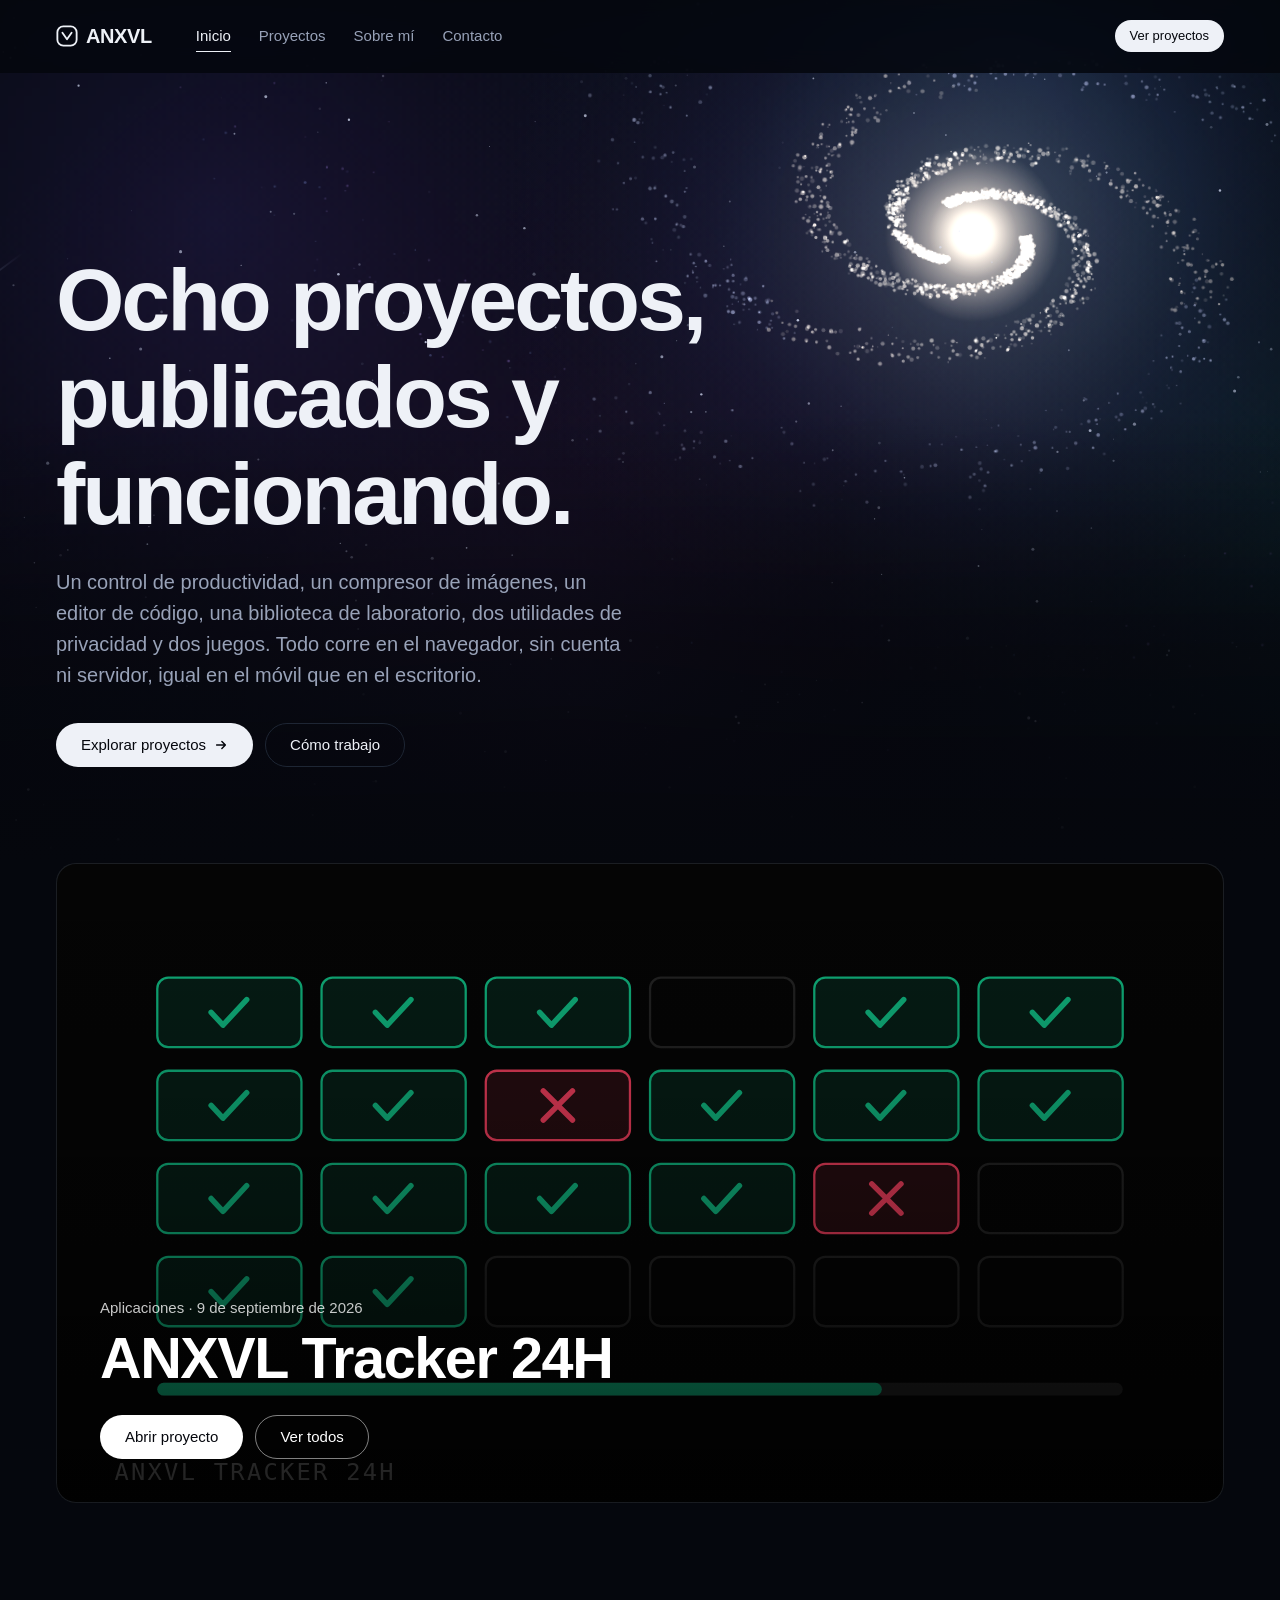
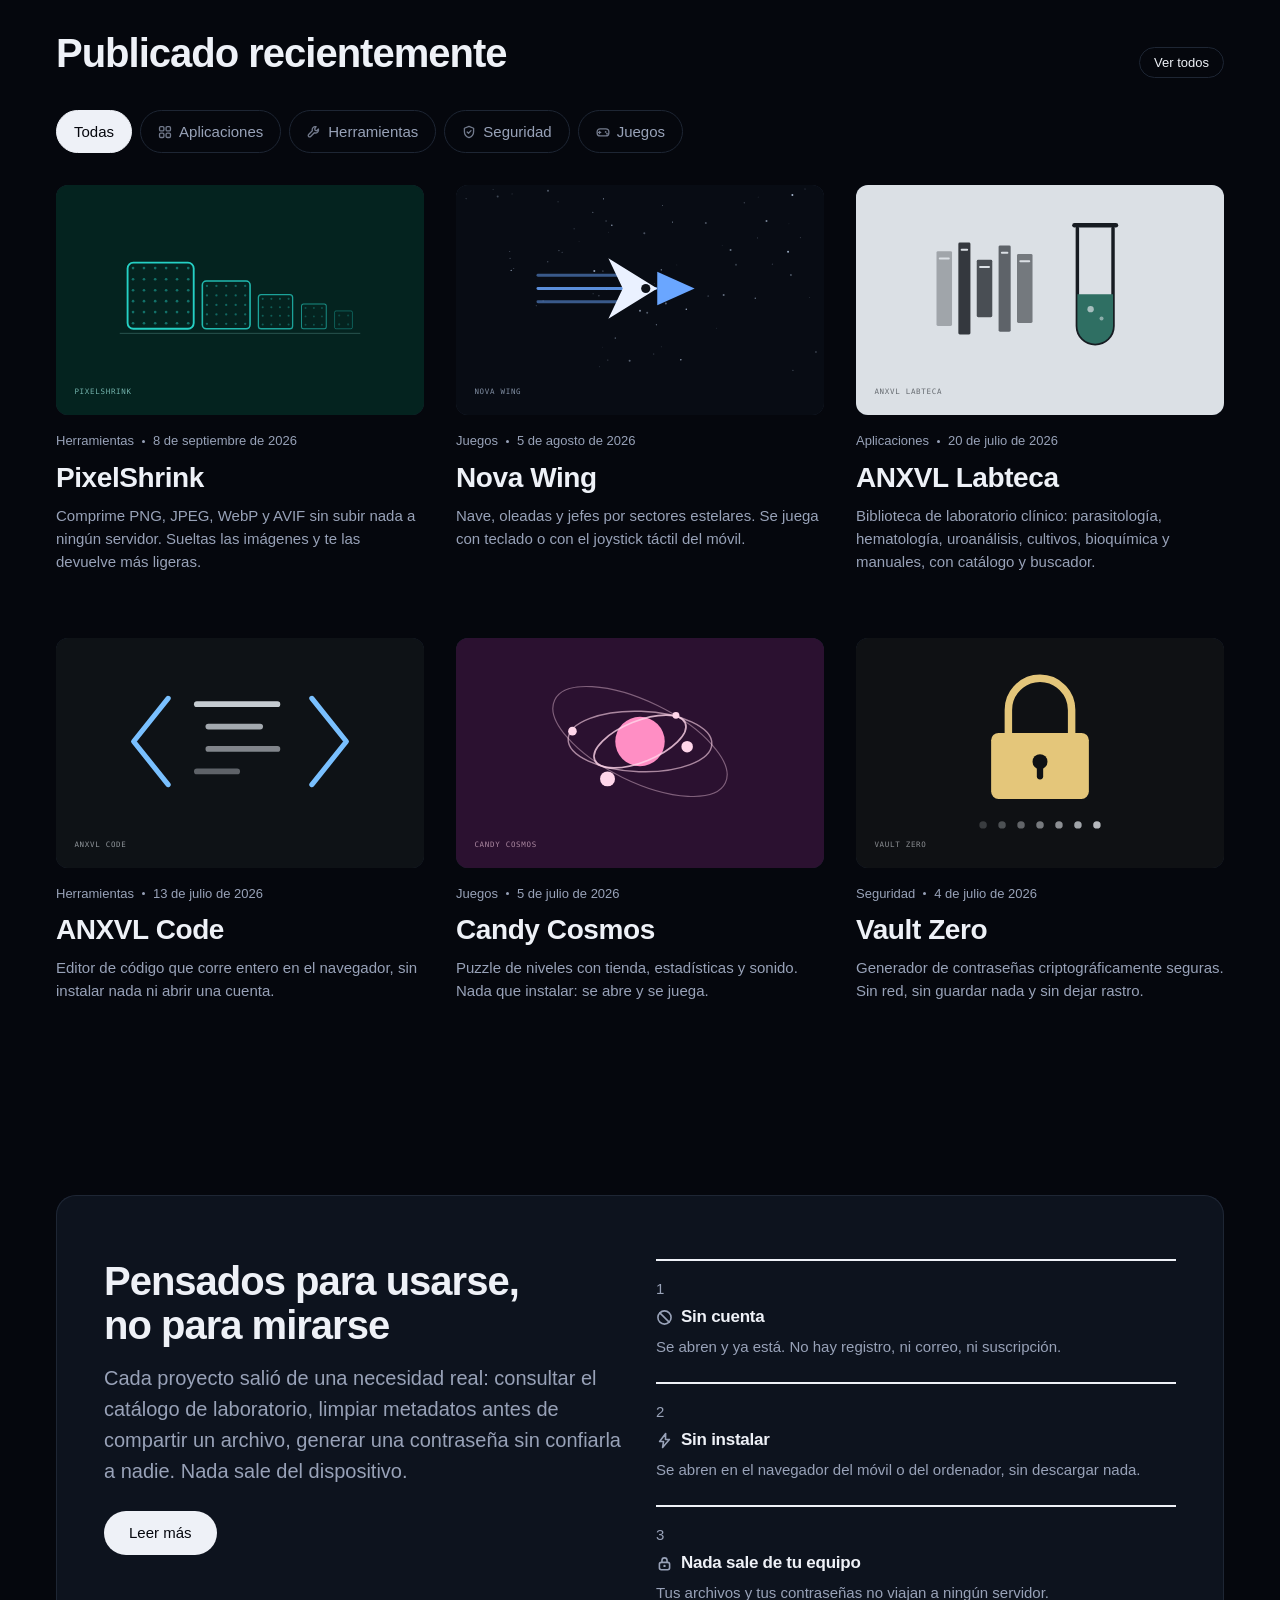
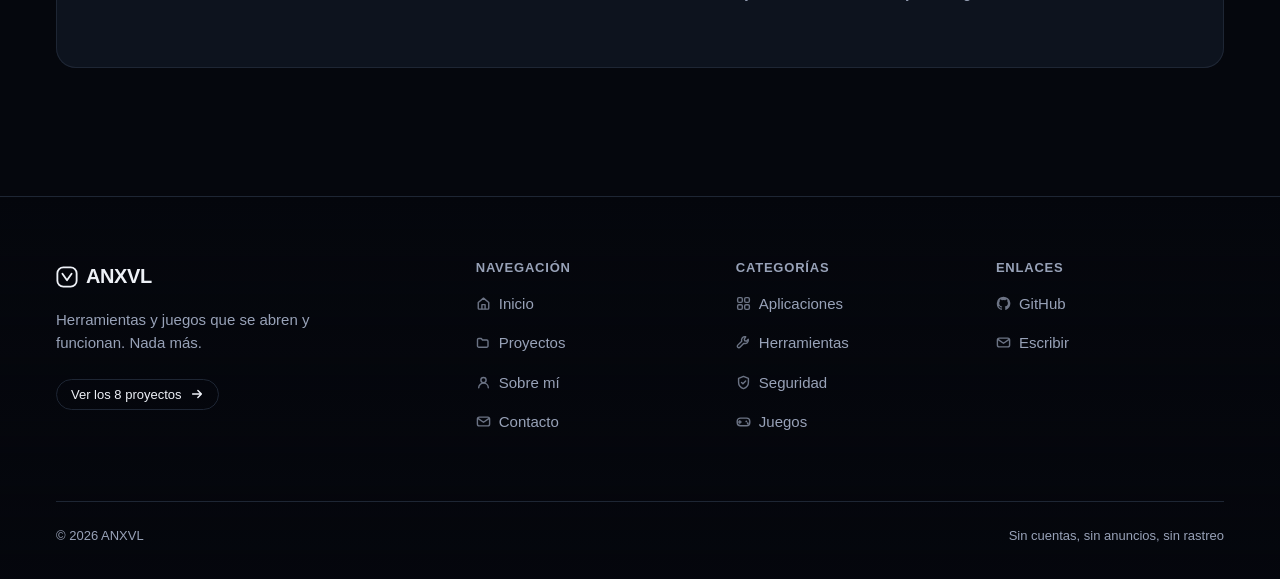
<file: index.html>
<!DOCTYPE html>
<html lang="es">
<head>
<meta charset="UTF-8">
<meta name="viewport" content="width=device-width, initial-scale=1">
<title>ANXVL — Proyectos</title>
<meta name="description" content="Herramientas, paneles y experimentos web. Todo el trabajo reunido en un mismo sitio.">
<meta name="color-scheme" content="dark">
<meta property="og:image" content="assets/img/og-anxvl.jpg">
<meta name="twitter:card" content="summary_large_image"> <meta property="og:title" content="ANXVL — Proyectos">
<meta property="og:description" content="Herramientas, paneles y experimentos web.">
<meta property="og:type" content="website"> <link rel="icon" href="assets/img/favicon.svg" type="image/svg+xml">
<link rel="icon" href="assets/img/favicon.ico" sizes="any">
<link rel="icon" href="assets/img/iconos/favicon-32.png" type="image/png" sizes="32x32">
<link rel="icon" href="assets/img/iconos/favicon-16.png" type="image/png" sizes="16x16">
<link rel="apple-touch-icon" href="assets/img/iconos/apple-touch-icon.png">
<link rel="manifest" href="site.webmanifest">
<meta name="theme-color" content="#05070d">
<meta name="apple-mobile-web-app-title" content="ANXVL">
<link rel="stylesheet" href="assets/css/base.css">
<link rel="stylesheet" href="assets/css/layout.css">
<link rel="stylesheet" href="assets/css/componentes.css">
<script src="guard.js"></script>
</head>
<body> <a class="saltar-al-contenido" href="#contenido">Saltar al contenido</a> <svg class="sprite-iconos" aria-hidden="true" focusable="false" xmlns="http://www.w3.org/2000/svg"><defs> <symbol id="i-marca" viewBox="0 0 24 24"> <rect x="1.5" y="1.5" width="21" height="21" rx="6.5" fill="none" stroke="currentColor" stroke-width="2"/> <path d="M7 8.5 12 15.5 17 8.5" fill="none" stroke="currentColor" stroke-width="2" stroke-linecap="round" stroke-linejoin="round"/>
</symbol> <symbol id="i-aplicaciones" viewBox="0 0 16 16"> <rect x="1.75" y="1.75" width="5" height="5" rx="1.4" fill="none" stroke="currentColor" stroke-width="1.5"/> <rect x="9.25" y="1.75" width="5" height="5" rx="1.4" fill="none" stroke="currentColor" stroke-width="1.5"/> <rect x="1.75" y="9.25" width="5" height="5" rx="1.4" fill="none" stroke="currentColor" stroke-width="1.5"/> <rect x="9.25" y="9.25" width="5" height="5" rx="1.4" fill="none" stroke="currentColor" stroke-width="1.5"/>
</symbol> <symbol id="i-herramientas" viewBox="0 0 16 16"> <path d="M10.4 1.9a3.6 3.6 0 0 0-4.3 4.7L1.9 10.8a1.6 1.6 0 0 0 2.3 2.3l4.2-4.2a3.6 3.6 0 0 0 4.7-4.3l-2 2-1.8-.5-.5-1.8z" fill="none" stroke="currentColor" stroke-width="1.5" stroke-linejoin="round"/>
</symbol> <symbol id="i-seguridad" viewBox="0 0 16 16"> <path d="M8 1.5 2.75 3.7v4c0 3.2 2.1 5.7 5.25 6.8 3.15-1.1 5.25-3.6 5.25-6.8v-4z" fill="none" stroke="currentColor" stroke-width="1.5" stroke-linejoin="round"/> <path d="M5.9 7.9 7.4 9.4l2.9-3" fill="none" stroke="currentColor" stroke-width="1.5" stroke-linecap="round" stroke-linejoin="round"/>
</symbol> <symbol id="i-juegos" viewBox="0 0 16 16"> <rect x="1.3" y="4.4" width="13.4" height="8.1" rx="3.4" fill="none" stroke="currentColor" stroke-width="1.5"/> <path d="M4.1 7.2v2.6M2.8 8.5h2.6" stroke="currentColor" stroke-width="1.5" stroke-linecap="round"/> <circle cx="11" cy="7.9" r="1" fill="currentColor"/> <circle cx="12.5" cy="9.9" r="1" fill="currentColor"/>
</symbol> <symbol id="i-flecha" viewBox="0 0 16 16"> <path d="M3 8h10M9 4l4 4-4 4" fill="none" stroke="currentColor" stroke-width="1.7" stroke-linecap="round" stroke-linejoin="round"/>
</symbol> <symbol id="i-arriba" viewBox="0 0 16 16"> <path d="M8 13V3M4 7l4-4 4 4" fill="none" stroke="currentColor" stroke-width="1.7" stroke-linecap="round" stroke-linejoin="round"/>
</symbol> <symbol id="i-buscar" viewBox="0 0 16 16"> <circle cx="7" cy="7" r="4.6" fill="none" stroke="currentColor" stroke-width="1.6"/> <path d="M10.5 10.5 14 14" fill="none" stroke="currentColor" stroke-width="1.6" stroke-linecap="round"/>
</symbol> <symbol id="i-menu" viewBox="0 0 16 16"> <path d="M2.5 5h11M2.5 8h11M2.5 11h11" fill="none" stroke="currentColor" stroke-width="1.6" stroke-linecap="round"/>
</symbol> <symbol id="i-cerrar" viewBox="0 0 16 16"> <path d="M4 4l8 8M12 4l-8 8" fill="none" stroke="currentColor" stroke-width="1.7" stroke-linecap="round"/>
</symbol> <symbol id="i-github" viewBox="0 0 16 16"> <path d="M8 .8a7.2 7.2 0 0 0-2.28 14c.36.07.49-.15.49-.34v-1.3c-2 .44-2.43-.87-2.43-.87-.33-.83-.8-1.06-.8-1.06-.66-.44.05-.44.05-.44.73.05 1.11.75 1.11.75.65 1.1 1.7.79 2.11.6.07-.47.25-.79.46-.97-1.6-.18-3.28-.8-3.28-3.55 0-.79.28-1.43.74-1.94-.07-.18-.32-.91.07-1.9 0 0 .61-.19 2 .74a6.9 6.9 0 0 1 3.64 0c1.39-.93 2-.74 2-.74.39.99.14 1.72.07 1.9.46.51.74 1.15.74 1.94 0 2.76-1.69 3.37-3.3 3.55.26.22.49.66.49 1.34v1.98c0 .19.13.42.49.34A7.2 7.2 0 0 0 8 .8z" fill="currentColor"/>
</symbol> <symbol id="i-correo" viewBox="0 0 16 16"> <rect x="1.5" y="3.3" width="13" height="9.4" rx="2" fill="none" stroke="currentColor" stroke-width="1.5"/> <path d="m2.4 4.9 5.6 3.9 5.6-3.9" fill="none" stroke="currentColor" stroke-width="1.5" stroke-linecap="round" stroke-linejoin="round"/>
</symbol> <symbol id="i-inicio" viewBox="0 0 16 16"> <path d="M2.4 6.9 8 2.3l5.6 4.6v6.1a1 1 0 0 1-1 1h-9.2a1 1 0 0 1-1-1z" fill="none" stroke="currentColor" stroke-width="1.5" stroke-linejoin="round"/> <path d="M6.3 14V9.2h3.4V14" fill="none" stroke="currentColor" stroke-width="1.5" stroke-linejoin="round"/>
</symbol> <symbol id="i-proyectos" viewBox="0 0 16 16"> <path d="M1.6 5.1a1.4 1.4 0 0 1 1.4-1.4h2.6l1.3 1.6h4.5a1.4 1.4 0 0 1 1.4 1.4v4.9a1.4 1.4 0 0 1-1.4 1.4H3a1.4 1.4 0 0 1-1.4-1.4z" fill="none" stroke="currentColor" stroke-width="1.5" stroke-linejoin="round"/>
</symbol> <symbol id="i-persona" viewBox="0 0 16 16"> <circle cx="8" cy="5.4" r="2.8" fill="none" stroke="currentColor" stroke-width="1.5"/> <path d="M2.9 13.7a5.1 5.1 0 0 1 10.2 0" fill="none" stroke="currentColor" stroke-width="1.5" stroke-linecap="round"/>
</symbol> <symbol id="i-sin-cuenta" viewBox="0 0 16 16"> <circle cx="8" cy="8" r="6.2" fill="none" stroke="currentColor" stroke-width="1.5"/> <path d="M3.6 3.6 12.4 12.4" fill="none" stroke="currentColor" stroke-width="1.5" stroke-linecap="round"/>
</symbol> <symbol id="i-rayo" viewBox="0 0 16 16"> <path d="M9.1 1.4 3.4 9h3.7l-.9 5.6L12.6 7H8.9z" fill="none" stroke="currentColor" stroke-width="1.5" stroke-linejoin="round"/>
</symbol> <symbol id="i-candado" viewBox="0 0 16 16"> <rect x="3.2" y="6.9" width="9.6" height="7" rx="1.8" fill="none" stroke="currentColor" stroke-width="1.5"/> <path d="M5.6 6.9V5.1a2.4 2.4 0 0 1 4.8 0v1.8" fill="none" stroke="currentColor" stroke-width="1.5" stroke-linecap="round"/> <circle cx="8" cy="10.3" r="1.1" fill="currentColor"/>
</symbol> <symbol id="i-vacio" viewBox="0 0 16 16"> <circle cx="7" cy="7" r="4.6" fill="none" stroke="currentColor" stroke-width="1.5"/> <path d="M10.5 10.5 14 14M5.3 7h3.4" fill="none" stroke="currentColor" stroke-width="1.5" stroke-linecap="round"/>
</symbol> </defs></svg> <div class="cosmos" aria-hidden="true"> <canvas id="galaxia"></canvas>
</div> <header class="cabecera" data-cabecera> <div class="contenedor cabecera__interior"> <a class="marca" href="./"> <svg class="marca__glifo" aria-hidden="true"><use href="#i-marca"></use></svg> <span>ANXVL</span> </a> <nav class="nav" id="nav-principal" data-nav aria-label="Navegación principal"> <a class="nav__enlace" href="./" aria-current="page">Inicio</a> <a class="nav__enlace" href="proyectos/">Proyectos</a> <a class="nav__enlace" href="sobre/">Sobre mí</a> <a class="nav__enlace" href="contacto/">Contacto</a> </nav> <div class="cabecera__acciones"> <a class="boton boton--primario boton--pequeno" href="proyectos/">Ver proyectos</a> <button class="menu-boton" type="button" data-menu-boton aria-expanded="false" aria-controls="nav-principal" aria-label="Abrir menú"> <svg class="icono" aria-hidden="true"><use href="#i-menu"></use></svg> </button> </div> </div>
</header> <main id="contenido"> <section class="contenedor hero"> <h1 class="hero__titulo">Ocho proyectos, publicados y funcionando.</h1> <p class="hero__texto"> Un control de productividad, un compresor de imágenes, un editor de código, una biblioteca de laboratorio, dos utilidades de privacidad y dos juegos. Todo corre en el navegador, sin cuenta ni servidor, igual en el móvil que en el escritorio. </p> <div class="hero__acciones"> <a class="boton boton--primario" href="proyectos/">Explorar proyectos<svg class="icono" aria-hidden="true"><use href="#i-flecha"></use></svg></a> <a class="boton boton--secundario" href="sobre/">Cómo trabajo</a> </div> </section> <section class="contenedor" aria-label="Proyecto destacado"> <div class="destacado revelar" data-destacado></div> </section> <section class="contenedor seccion"> <div class="seccion__cabecera revelar"> <h2 class="seccion__titulo">Publicado recientemente</h2> <a class="boton boton--secundario boton--pequeno" href="proyectos/">Ver todos</a> </div> <div class="filtros" role="group" aria-label="Filtrar por categoría"> <button class="chip" type="button" data-filtro="todas" aria-pressed="true"><span>Todas</span></button> <button class="chip" type="button" data-filtro="Aplicaciones" aria-pressed="false"><svg class="icono" aria-hidden="true"><use href="#i-aplicaciones"></use></svg><span>Aplicaciones</span></button> <button class="chip" type="button" data-filtro="Herramientas" aria-pressed="false"><svg class="icono" aria-hidden="true"><use href="#i-herramientas"></use></svg><span>Herramientas</span></button> <button class="chip" type="button" data-filtro="Seguridad" aria-pressed="false"><svg class="icono" aria-hidden="true"><use href="#i-seguridad"></use></svg><span>Seguridad</span></button> <button class="chip" type="button" data-filtro="Juegos" aria-pressed="false"><svg class="icono" aria-hidden="true"><use href="#i-juegos"></use></svg><span>Juegos</span></button> </div> <ul class="rejilla" data-rejilla data-sin-destacado data-limite="6" style="margin-top:var(--e-6)"></ul> <div class="vacio" data-vacio hidden> <svg class="icono icono--vacio" aria-hidden="true"><use href="#i-vacio"></use></svg> <p class="vacio__titulo">Ningún proyecto en esta categoría todavía.</p> <p>Prueba con otra categoría o mira la lista completa.</p> </div> </section> <section class="contenedor seccion--compacta"> <div class="franja revelar"> <div> <h2 class="seccion__titulo">Pensados para usarse, no para mirarse</h2> <p class="plomo" style="margin-top:var(--e-4)"> Cada proyecto salió de una necesidad real: consultar el catálogo de laboratorio, limpiar metadatos antes de compartir un archivo, generar una contraseña sin confiarla a nadie. Nada sale del dispositivo. </p> <a class="boton boton--primario" href="sobre/" style="margin-top:var(--e-5)">Leer más</a> </div> <div class="pasos"> <div class="paso"> <h3><svg class="icono icono--paso" aria-hidden="true"><use href="#i-sin-cuenta"></use></svg>Sin cuenta</h3> <p>Se abren y ya está. No hay registro, ni correo, ni suscripción.</p> </div> <div class="paso"> <h3><svg class="icono icono--paso" aria-hidden="true"><use href="#i-rayo"></use></svg>Sin instalar</h3> <p>Se abren en el navegador del móvil o del ordenador, sin descargar nada.</p> </div> <div class="paso"> <h3><svg class="icono icono--paso" aria-hidden="true"><use href="#i-candado"></use></svg>Nada sale de tu equipo</h3> <p>Tus archivos y tus contraseñas no viajan a ningún servidor.</p> </div> </div> </div> </section> </main> <button class="subir" type="button" data-subir aria-label="Volver arriba"> <svg class="icono" aria-hidden="true"><use href="#i-arriba"></use></svg>
</button> <footer class="pie"> <div class="contenedor"> <div class="pie__columnas"> <div class="pie__marca"> <a class="marca" href="./"> <svg class="marca__glifo" aria-hidden="true"><use href="#i-marca"></use></svg> <span>ANXVL</span> </a> <p>Herramientas y juegos que se abren y funcionan. Nada más.</p> <a class="boton boton--secundario boton--pequeno" href="proyectos/" style="margin-top:var(--e-5)"> Ver los 8 proyectos <svg class="icono" aria-hidden="true"><use href="#i-flecha"></use></svg> </a> </div> <div> <h3 class="pie__titulo">Navegación</h3> <ul class="pie__lista"> <li><a href="./"><svg class="icono" aria-hidden="true"><use href="#i-inicio"></use></svg><span>Inicio</span></a></li> <li><a href="proyectos/"><svg class="icono" aria-hidden="true"><use href="#i-proyectos"></use></svg><span>Proyectos</span></a></li> <li><a href="sobre/"><svg class="icono" aria-hidden="true"><use href="#i-persona"></use></svg><span>Sobre mí</span></a></li> <li><a href="contacto/"><svg class="icono" aria-hidden="true"><use href="#i-correo"></use></svg><span>Contacto</span></a></li> </ul> </div> <div> <h3 class="pie__titulo">Categorías</h3> <ul class="pie__lista"> <li><a href="proyectos/#aplicaciones"><svg class="icono" aria-hidden="true"><use href="#i-aplicaciones"></use></svg><span>Aplicaciones</span></a></li> <li><a href="proyectos/#herramientas"><svg class="icono" aria-hidden="true"><use href="#i-herramientas"></use></svg><span>Herramientas</span></a></li> <li><a href="proyectos/#seguridad"><svg class="icono" aria-hidden="true"><use href="#i-seguridad"></use></svg><span>Seguridad</span></a></li> <li><a href="proyectos/#juegos"><svg class="icono" aria-hidden="true"><use href="#i-juegos"></use></svg><span>Juegos</span></a></li> </ul> </div> <div> <h3 class="pie__titulo">Enlaces</h3> <ul class="pie__lista"> <li><a href="https://github.com/ANXVL" rel="noopener" target="_blank"><svg class="icono" aria-hidden="true"><use href="#i-github"></use></svg><span>GitHub</span></a></li> <li><a href="contacto/"><svg class="icono" aria-hidden="true"><use href="#i-correo"></use></svg><span>Escribir</span></a></li> </ul> </div> </div> <div class="pie__legal"> <span>© <span data-anio>2026</span> ANXVL</span> <span>Sin cuentas, sin anuncios, sin rastreo</span> </div> </div>
</footer> <script src="assets/js/galaxia.js"></script>
<script src="assets/js/datos-proyectos.js"></script>
<script src="assets/js/main.js"></script>
</body>
</html>
</file>
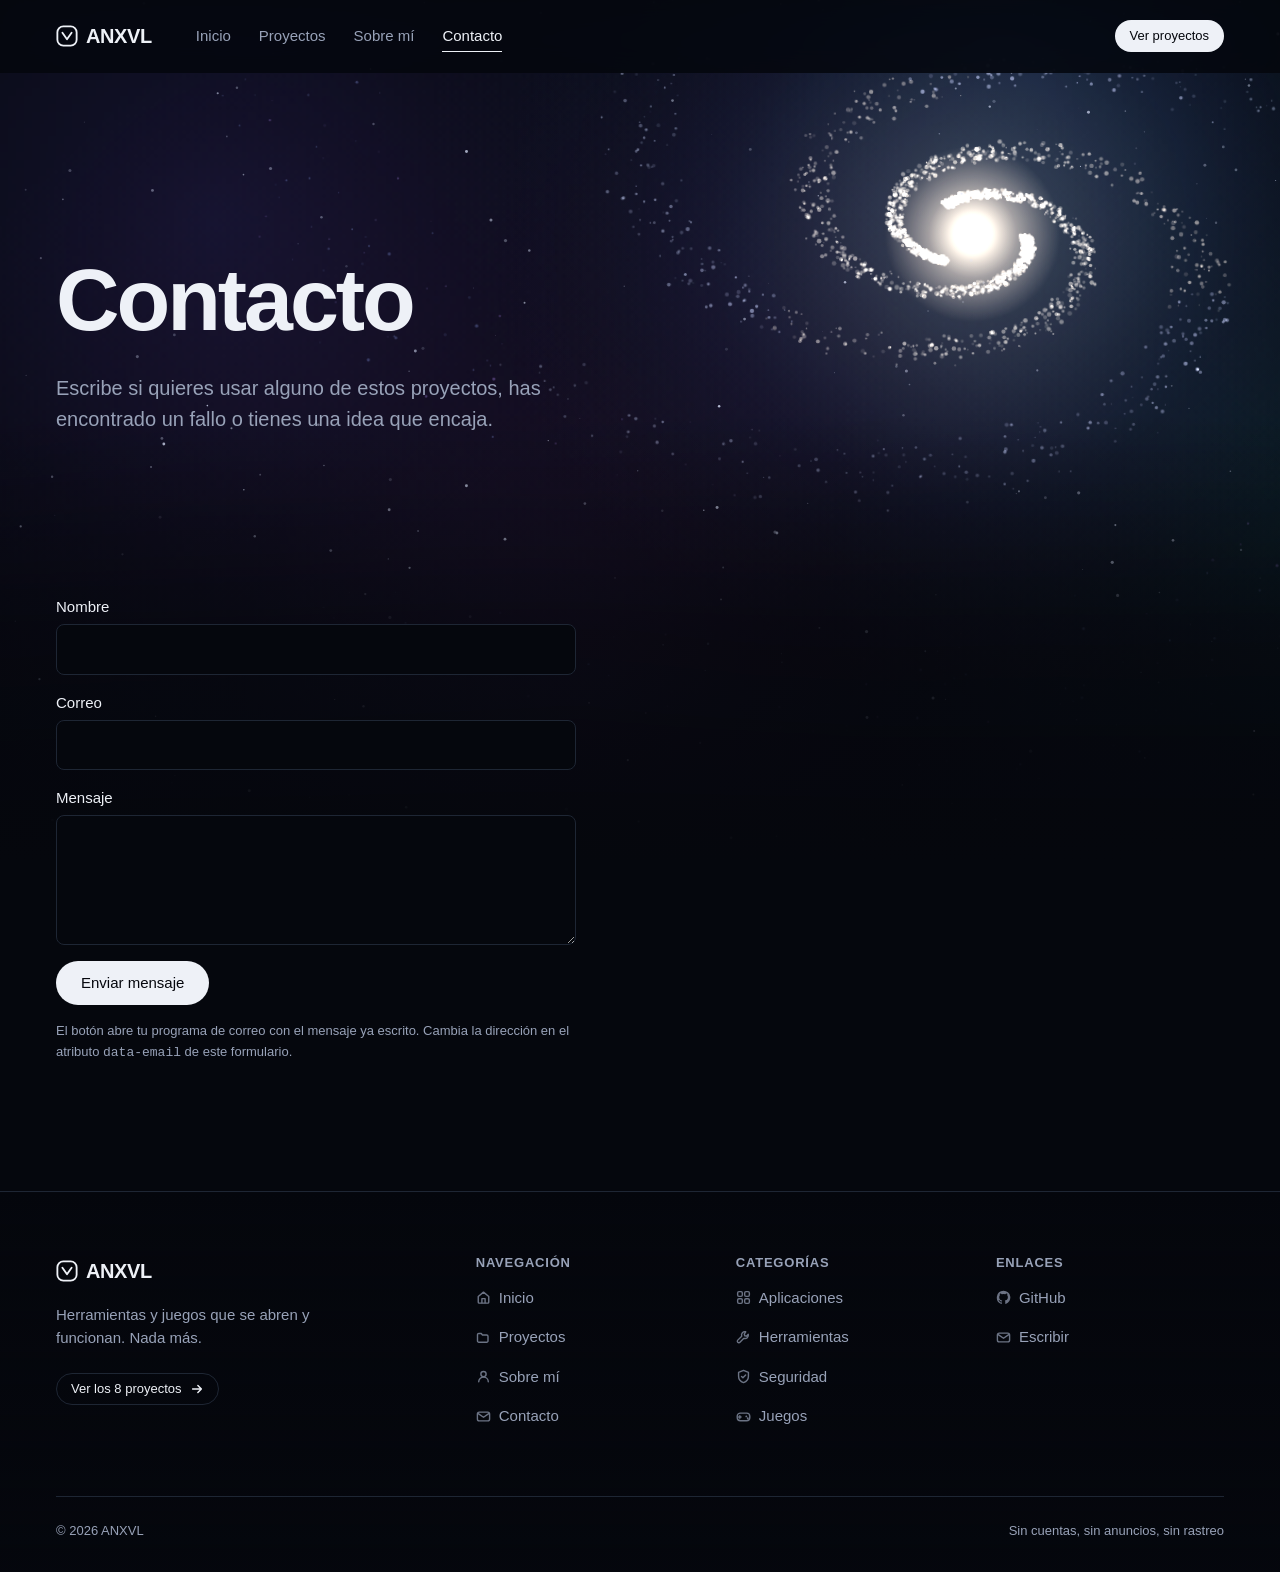
<file: contacto/index.html>
<!DOCTYPE html>
<html lang="es">
<head>
<meta charset="UTF-8">
<meta name="viewport" content="width=device-width, initial-scale=1">
<title>Contacto — ANXVL</title>
<meta name="description" content="Formas de ponerse en contacto.">
<meta name="color-scheme" content="dark">
<meta property="og:image" content="../assets/img/og-anxvl.jpg">
<meta name="twitter:card" content="summary_large_image">
<link rel="icon" href="../assets/img/favicon.svg" type="image/svg+xml">
<link rel="icon" href="../assets/img/favicon.ico" sizes="any">
<link rel="icon" href="../assets/img/iconos/favicon-32.png" type="image/png" sizes="32x32">
<link rel="icon" href="../assets/img/iconos/favicon-16.png" type="image/png" sizes="16x16">
<link rel="apple-touch-icon" href="../assets/img/iconos/apple-touch-icon.png">
<link rel="manifest" href="../site.webmanifest">
<meta name="theme-color" content="#05070d">
<meta name="apple-mobile-web-app-title" content="ANXVL">
<link rel="stylesheet" href="../assets/css/base.css">
<link rel="stylesheet" href="../assets/css/layout.css">
<link rel="stylesheet" href="../assets/css/componentes.css">
<script src="../guard.js"></script>
</head>
<body> <a class="saltar-al-contenido" href="#contenido">Saltar al contenido</a> <svg class="sprite-iconos" aria-hidden="true" focusable="false" xmlns="http://www.w3.org/2000/svg"><defs> <symbol id="i-marca" viewBox="0 0 24 24"> <rect x="1.5" y="1.5" width="21" height="21" rx="6.5" fill="none" stroke="currentColor" stroke-width="2"/> <path d="M7 8.5 12 15.5 17 8.5" fill="none" stroke="currentColor" stroke-width="2" stroke-linecap="round" stroke-linejoin="round"/>
</symbol> <symbol id="i-aplicaciones" viewBox="0 0 16 16"> <rect x="1.75" y="1.75" width="5" height="5" rx="1.4" fill="none" stroke="currentColor" stroke-width="1.5"/> <rect x="9.25" y="1.75" width="5" height="5" rx="1.4" fill="none" stroke="currentColor" stroke-width="1.5"/> <rect x="1.75" y="9.25" width="5" height="5" rx="1.4" fill="none" stroke="currentColor" stroke-width="1.5"/> <rect x="9.25" y="9.25" width="5" height="5" rx="1.4" fill="none" stroke="currentColor" stroke-width="1.5"/>
</symbol> <symbol id="i-herramientas" viewBox="0 0 16 16"> <path d="M10.4 1.9a3.6 3.6 0 0 0-4.3 4.7L1.9 10.8a1.6 1.6 0 0 0 2.3 2.3l4.2-4.2a3.6 3.6 0 0 0 4.7-4.3l-2 2-1.8-.5-.5-1.8z" fill="none" stroke="currentColor" stroke-width="1.5" stroke-linejoin="round"/>
</symbol> <symbol id="i-seguridad" viewBox="0 0 16 16"> <path d="M8 1.5 2.75 3.7v4c0 3.2 2.1 5.7 5.25 6.8 3.15-1.1 5.25-3.6 5.25-6.8v-4z" fill="none" stroke="currentColor" stroke-width="1.5" stroke-linejoin="round"/> <path d="M5.9 7.9 7.4 9.4l2.9-3" fill="none" stroke="currentColor" stroke-width="1.5" stroke-linecap="round" stroke-linejoin="round"/>
</symbol> <symbol id="i-juegos" viewBox="0 0 16 16"> <rect x="1.3" y="4.4" width="13.4" height="8.1" rx="3.4" fill="none" stroke="currentColor" stroke-width="1.5"/> <path d="M4.1 7.2v2.6M2.8 8.5h2.6" stroke="currentColor" stroke-width="1.5" stroke-linecap="round"/> <circle cx="11" cy="7.9" r="1" fill="currentColor"/> <circle cx="12.5" cy="9.9" r="1" fill="currentColor"/>
</symbol> <symbol id="i-flecha" viewBox="0 0 16 16"> <path d="M3 8h10M9 4l4 4-4 4" fill="none" stroke="currentColor" stroke-width="1.7" stroke-linecap="round" stroke-linejoin="round"/>
</symbol> <symbol id="i-arriba" viewBox="0 0 16 16"> <path d="M8 13V3M4 7l4-4 4 4" fill="none" stroke="currentColor" stroke-width="1.7" stroke-linecap="round" stroke-linejoin="round"/>
</symbol> <symbol id="i-buscar" viewBox="0 0 16 16"> <circle cx="7" cy="7" r="4.6" fill="none" stroke="currentColor" stroke-width="1.6"/> <path d="M10.5 10.5 14 14" fill="none" stroke="currentColor" stroke-width="1.6" stroke-linecap="round"/>
</symbol> <symbol id="i-menu" viewBox="0 0 16 16"> <path d="M2.5 5h11M2.5 8h11M2.5 11h11" fill="none" stroke="currentColor" stroke-width="1.6" stroke-linecap="round"/>
</symbol> <symbol id="i-cerrar" viewBox="0 0 16 16"> <path d="M4 4l8 8M12 4l-8 8" fill="none" stroke="currentColor" stroke-width="1.7" stroke-linecap="round"/>
</symbol> <symbol id="i-github" viewBox="0 0 16 16"> <path d="M8 .8a7.2 7.2 0 0 0-2.28 14c.36.07.49-.15.49-.34v-1.3c-2 .44-2.43-.87-2.43-.87-.33-.83-.8-1.06-.8-1.06-.66-.44.05-.44.05-.44.73.05 1.11.75 1.11.75.65 1.1 1.7.79 2.11.6.07-.47.25-.79.46-.97-1.6-.18-3.28-.8-3.28-3.55 0-.79.28-1.43.74-1.94-.07-.18-.32-.91.07-1.9 0 0 .61-.19 2 .74a6.9 6.9 0 0 1 3.64 0c1.39-.93 2-.74 2-.74.39.99.14 1.72.07 1.9.46.51.74 1.15.74 1.94 0 2.76-1.69 3.37-3.3 3.55.26.22.49.66.49 1.34v1.98c0 .19.13.42.49.34A7.2 7.2 0 0 0 8 .8z" fill="currentColor"/>
</symbol> <symbol id="i-correo" viewBox="0 0 16 16"> <rect x="1.5" y="3.3" width="13" height="9.4" rx="2" fill="none" stroke="currentColor" stroke-width="1.5"/> <path d="m2.4 4.9 5.6 3.9 5.6-3.9" fill="none" stroke="currentColor" stroke-width="1.5" stroke-linecap="round" stroke-linejoin="round"/>
</symbol> <symbol id="i-inicio" viewBox="0 0 16 16"> <path d="M2.4 6.9 8 2.3l5.6 4.6v6.1a1 1 0 0 1-1 1h-9.2a1 1 0 0 1-1-1z" fill="none" stroke="currentColor" stroke-width="1.5" stroke-linejoin="round"/> <path d="M6.3 14V9.2h3.4V14" fill="none" stroke="currentColor" stroke-width="1.5" stroke-linejoin="round"/>
</symbol> <symbol id="i-proyectos" viewBox="0 0 16 16"> <path d="M1.6 5.1a1.4 1.4 0 0 1 1.4-1.4h2.6l1.3 1.6h4.5a1.4 1.4 0 0 1 1.4 1.4v4.9a1.4 1.4 0 0 1-1.4 1.4H3a1.4 1.4 0 0 1-1.4-1.4z" fill="none" stroke="currentColor" stroke-width="1.5" stroke-linejoin="round"/>
</symbol> <symbol id="i-persona" viewBox="0 0 16 16"> <circle cx="8" cy="5.4" r="2.8" fill="none" stroke="currentColor" stroke-width="1.5"/> <path d="M2.9 13.7a5.1 5.1 0 0 1 10.2 0" fill="none" stroke="currentColor" stroke-width="1.5" stroke-linecap="round"/>
</symbol> <symbol id="i-sin-cuenta" viewBox="0 0 16 16"> <circle cx="8" cy="8" r="6.2" fill="none" stroke="currentColor" stroke-width="1.5"/> <path d="M3.6 3.6 12.4 12.4" fill="none" stroke="currentColor" stroke-width="1.5" stroke-linecap="round"/>
</symbol> <symbol id="i-rayo" viewBox="0 0 16 16"> <path d="M9.1 1.4 3.4 9h3.7l-.9 5.6L12.6 7H8.9z" fill="none" stroke="currentColor" stroke-width="1.5" stroke-linejoin="round"/>
</symbol> <symbol id="i-candado" viewBox="0 0 16 16"> <rect x="3.2" y="6.9" width="9.6" height="7" rx="1.8" fill="none" stroke="currentColor" stroke-width="1.5"/> <path d="M5.6 6.9V5.1a2.4 2.4 0 0 1 4.8 0v1.8" fill="none" stroke="currentColor" stroke-width="1.5" stroke-linecap="round"/> <circle cx="8" cy="10.3" r="1.1" fill="currentColor"/>
</symbol> <symbol id="i-vacio" viewBox="0 0 16 16"> <circle cx="7" cy="7" r="4.6" fill="none" stroke="currentColor" stroke-width="1.5"/> <path d="M10.5 10.5 14 14M5.3 7h3.4" fill="none" stroke="currentColor" stroke-width="1.5" stroke-linecap="round"/>
</symbol> </defs></svg> <div class="cosmos" aria-hidden="true"> <canvas id="galaxia"></canvas>
</div> <header class="cabecera" data-cabecera> <div class="contenedor cabecera__interior"> <a class="marca" href="../"> <svg class="marca__glifo" aria-hidden="true"><use href="#i-marca"></use></svg> <span>ANXVL</span> </a> <nav class="nav" id="nav-principal" data-nav aria-label="Navegación principal"> <a class="nav__enlace" href="../">Inicio</a> <a class="nav__enlace" href="../proyectos/">Proyectos</a> <a class="nav__enlace" href="../sobre/">Sobre mí</a> <a class="nav__enlace" href="../contacto/" aria-current="page">Contacto</a> </nav> <div class="cabecera__acciones"> <a class="boton boton--primario boton--pequeno" href="../proyectos/">Ver proyectos</a> <button class="menu-boton" type="button" data-menu-boton aria-expanded="false" aria-controls="nav-principal" aria-label="Abrir menú"> <svg class="icono" aria-hidden="true"><use href="#i-menu"></use></svg> </button> </div> </div>
</header> <main id="contenido"> <section class="contenedor hero"> <h1 class="hero__titulo" style="max-width:13ch">Contacto</h1> <p class="hero__texto"> Escribe si quieres usar alguno de estos proyectos, has encontrado un fallo o tienes una idea que encaja. </p> </section> <section class="contenedor seccion--compacta"> <form class="formulario revelar" data-form-contacto data-email="hola@ejemplo.com" novalidate> <div class="campo"> <label for="nombre">Nombre</label> <input id="nombre" name="nombre" type="text" required autocomplete="name"> </div> <div class="campo"> <label for="correo">Correo</label> <input id="correo" name="correo" type="email" required autocomplete="email"> </div> <div class="campo"> <label for="mensaje">Mensaje</label> <textarea id="mensaje" name="mensaje" required></textarea> </div> <div> <button class="boton boton--primario" type="submit">Enviar mensaje</button> </div> <p class="texto-suave" style="font-size:var(--t-xs)"> El botón abre tu programa de correo con el mensaje ya escrito. Cambia la dirección en el atributo <code>data-email</code> de este formulario. </p> </form> </section>
</main> <button class="subir" type="button" data-subir aria-label="Volver arriba"> <svg class="icono" aria-hidden="true"><use href="#i-arriba"></use></svg>
</button> <footer class="pie"> <div class="contenedor"> <div class="pie__columnas"> <div class="pie__marca"> <a class="marca" href="../"> <svg class="marca__glifo" aria-hidden="true"><use href="#i-marca"></use></svg> <span>ANXVL</span> </a> <p>Herramientas y juegos que se abren y funcionan. Nada más.</p> <a class="boton boton--secundario boton--pequeno" href="../proyectos/" style="margin-top:var(--e-5)"> Ver los 8 proyectos <svg class="icono" aria-hidden="true"><use href="#i-flecha"></use></svg> </a> </div> <div> <h3 class="pie__titulo">Navegación</h3> <ul class="pie__lista"> <li><a href="../"><svg class="icono" aria-hidden="true"><use href="#i-inicio"></use></svg><span>Inicio</span></a></li> <li><a href="../proyectos/"><svg class="icono" aria-hidden="true"><use href="#i-proyectos"></use></svg><span>Proyectos</span></a></li> <li><a href="../sobre/"><svg class="icono" aria-hidden="true"><use href="#i-persona"></use></svg><span>Sobre mí</span></a></li> <li><a href="../contacto/"><svg class="icono" aria-hidden="true"><use href="#i-correo"></use></svg><span>Contacto</span></a></li> </ul> </div> <div> <h3 class="pie__titulo">Categorías</h3> <ul class="pie__lista"> <li><a href="../proyectos/#aplicaciones"><svg class="icono" aria-hidden="true"><use href="#i-aplicaciones"></use></svg><span>Aplicaciones</span></a></li> <li><a href="../proyectos/#herramientas"><svg class="icono" aria-hidden="true"><use href="#i-herramientas"></use></svg><span>Herramientas</span></a></li> <li><a href="../proyectos/#seguridad"><svg class="icono" aria-hidden="true"><use href="#i-seguridad"></use></svg><span>Seguridad</span></a></li> <li><a href="../proyectos/#juegos"><svg class="icono" aria-hidden="true"><use href="#i-juegos"></use></svg><span>Juegos</span></a></li> </ul> </div> <div> <h3 class="pie__titulo">Enlaces</h3> <ul class="pie__lista"> <li><a href="https://github.com/ANXVL" rel="noopener" target="_blank"><svg class="icono" aria-hidden="true"><use href="#i-github"></use></svg><span>GitHub</span></a></li> <li><a href="../contacto/"><svg class="icono" aria-hidden="true"><use href="#i-correo"></use></svg><span>Escribir</span></a></li> </ul> </div> </div> <div class="pie__legal"> <span>© <span data-anio>2026</span> ANXVL</span> <span>Sin cuentas, sin anuncios, sin rastreo</span> </div> </div>
</footer> <script src="../assets/js/galaxia.js"></script>
<script src="../assets/js/datos-proyectos.js"></script>
<script src="../assets/js/main.js"></script>
</body>
</html>
</file>
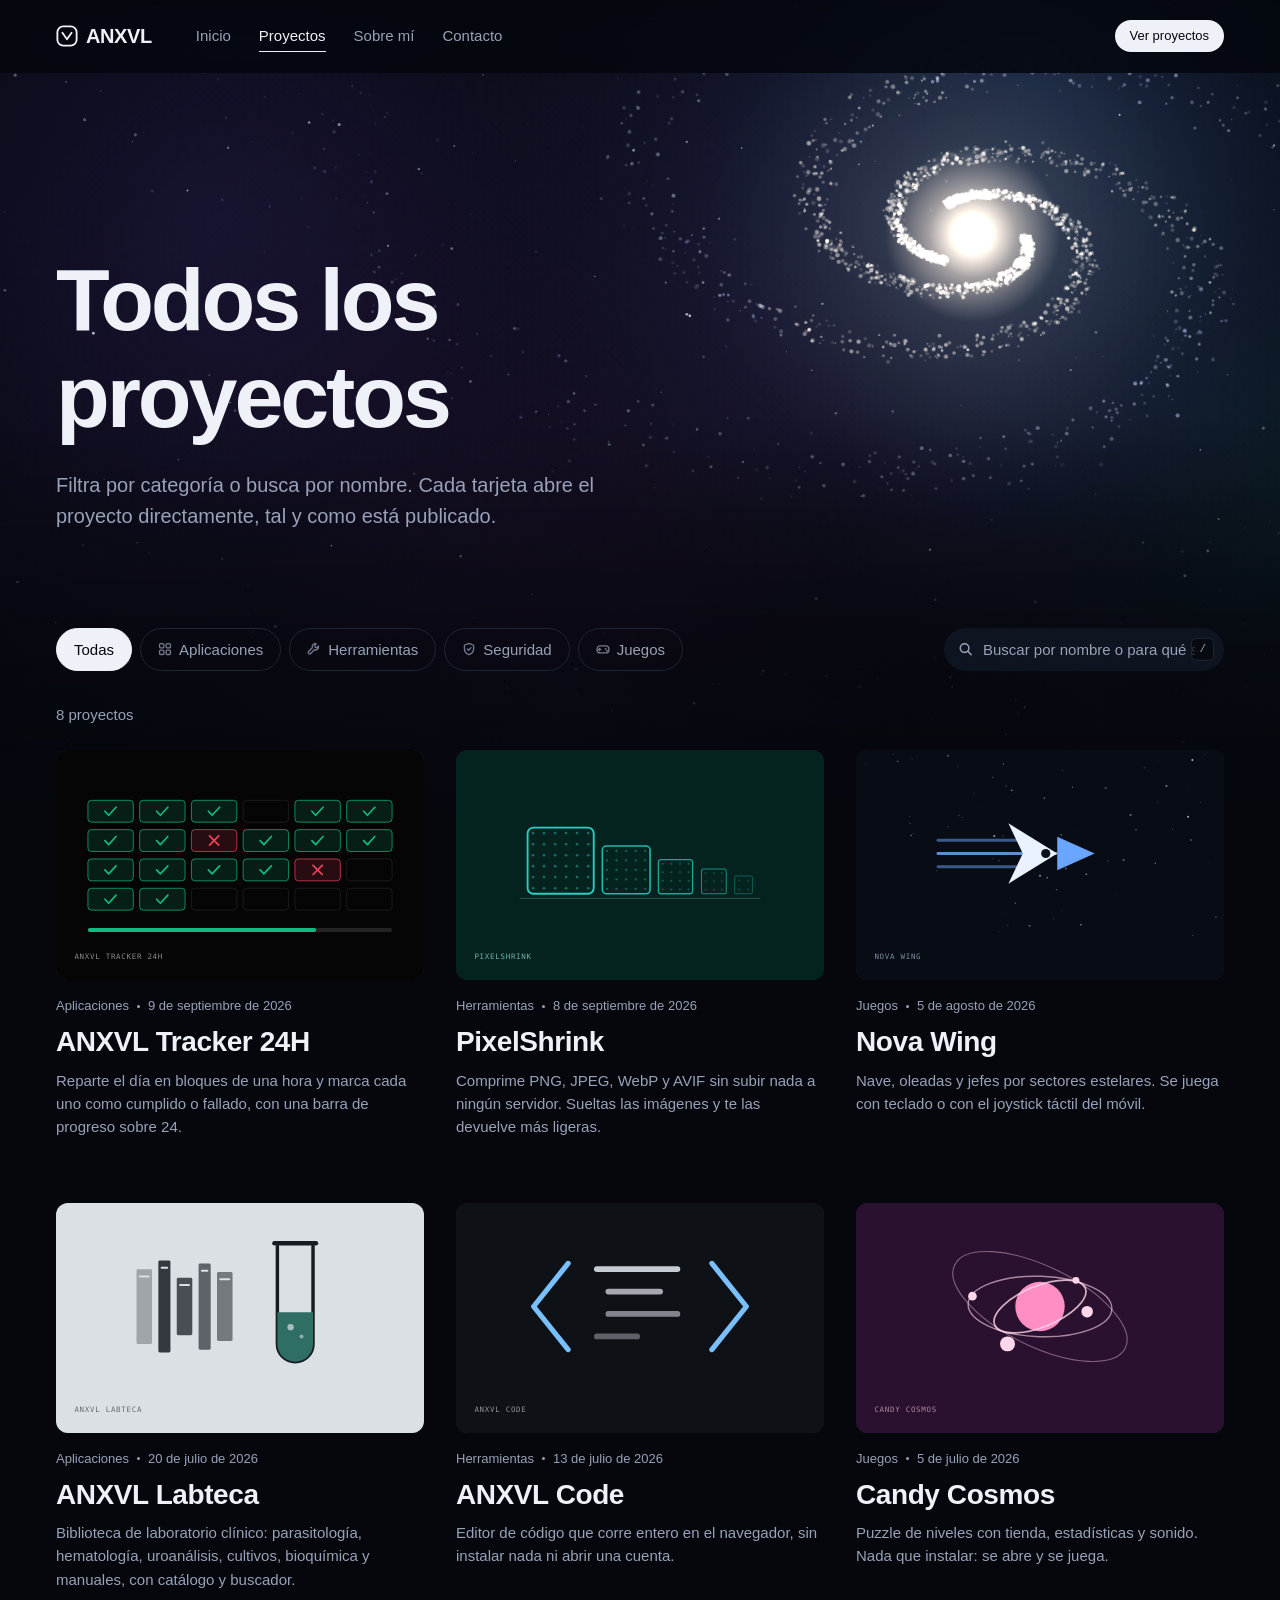
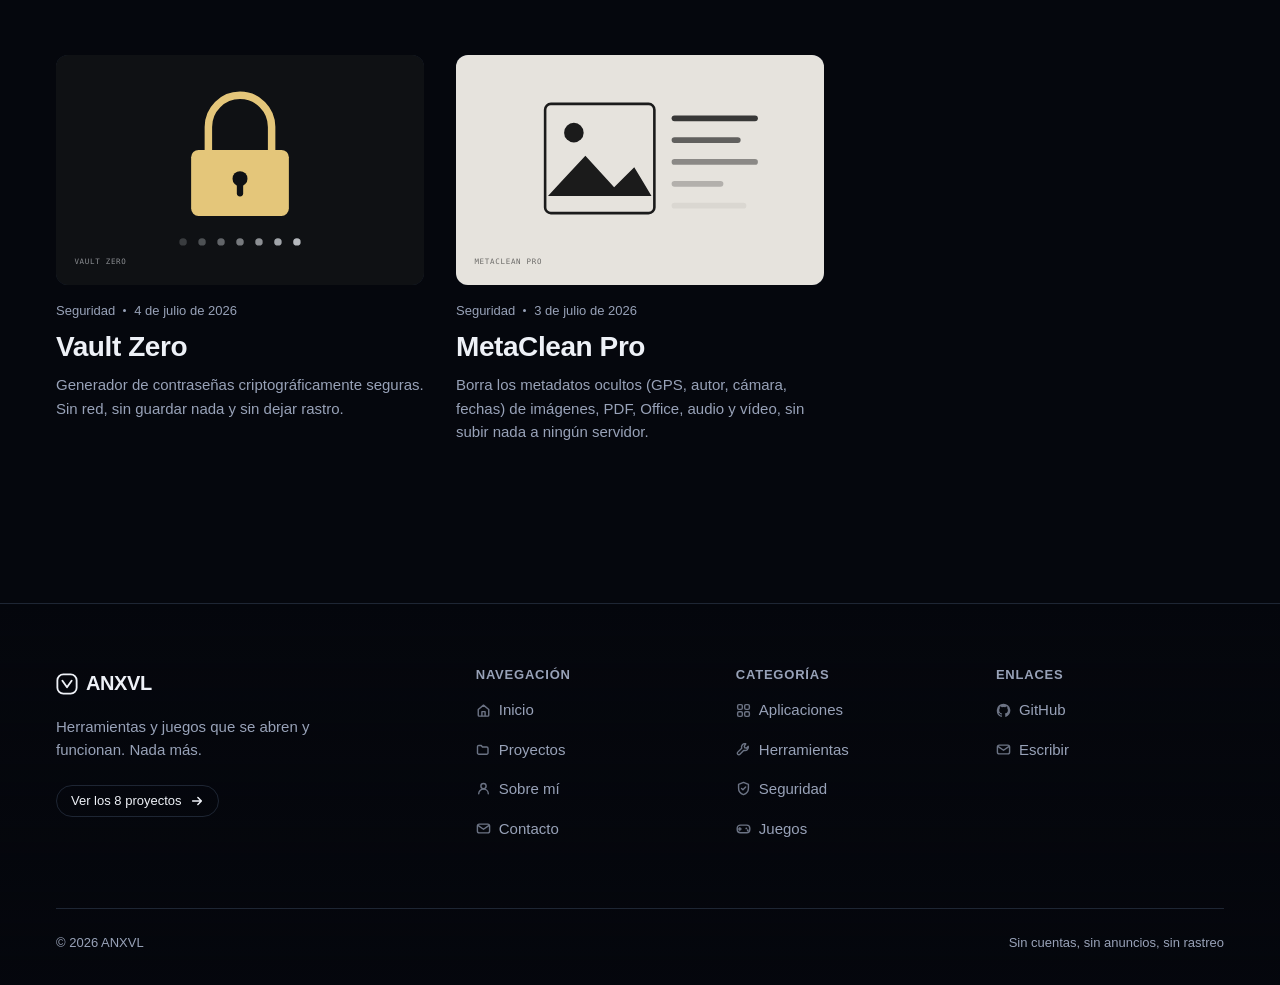
<file: proyectos/index.html>
<!DOCTYPE html>
<html lang="es">
<head>
<meta charset="UTF-8">
<meta name="viewport" content="width=device-width, initial-scale=1">
<title>Proyectos — ANXVL</title>
<meta name="description" content="Lista completa de proyectos web, con filtros por categoría y tecnología.">
<meta name="color-scheme" content="dark">
<meta property="og:image" content="../assets/img/og-anxvl.jpg">
<meta name="twitter:card" content="summary_large_image">
<link rel="icon" href="../assets/img/favicon.svg" type="image/svg+xml">
<link rel="icon" href="../assets/img/favicon.ico" sizes="any">
<link rel="icon" href="../assets/img/iconos/favicon-32.png" type="image/png" sizes="32x32">
<link rel="icon" href="../assets/img/iconos/favicon-16.png" type="image/png" sizes="16x16">
<link rel="apple-touch-icon" href="../assets/img/iconos/apple-touch-icon.png">
<link rel="manifest" href="../site.webmanifest">
<meta name="theme-color" content="#05070d">
<meta name="apple-mobile-web-app-title" content="ANXVL">
<link rel="stylesheet" href="../assets/css/base.css">
<link rel="stylesheet" href="../assets/css/layout.css">
<link rel="stylesheet" href="../assets/css/componentes.css">
<script src="../guard.js"></script>
</head>
<body> <a class="saltar-al-contenido" href="#contenido">Saltar al contenido</a> <svg class="sprite-iconos" aria-hidden="true" focusable="false" xmlns="http://www.w3.org/2000/svg"><defs> <symbol id="i-marca" viewBox="0 0 24 24"> <rect x="1.5" y="1.5" width="21" height="21" rx="6.5" fill="none" stroke="currentColor" stroke-width="2"/> <path d="M7 8.5 12 15.5 17 8.5" fill="none" stroke="currentColor" stroke-width="2" stroke-linecap="round" stroke-linejoin="round"/>
</symbol> <symbol id="i-aplicaciones" viewBox="0 0 16 16"> <rect x="1.75" y="1.75" width="5" height="5" rx="1.4" fill="none" stroke="currentColor" stroke-width="1.5"/> <rect x="9.25" y="1.75" width="5" height="5" rx="1.4" fill="none" stroke="currentColor" stroke-width="1.5"/> <rect x="1.75" y="9.25" width="5" height="5" rx="1.4" fill="none" stroke="currentColor" stroke-width="1.5"/> <rect x="9.25" y="9.25" width="5" height="5" rx="1.4" fill="none" stroke="currentColor" stroke-width="1.5"/>
</symbol> <symbol id="i-herramientas" viewBox="0 0 16 16"> <path d="M10.4 1.9a3.6 3.6 0 0 0-4.3 4.7L1.9 10.8a1.6 1.6 0 0 0 2.3 2.3l4.2-4.2a3.6 3.6 0 0 0 4.7-4.3l-2 2-1.8-.5-.5-1.8z" fill="none" stroke="currentColor" stroke-width="1.5" stroke-linejoin="round"/>
</symbol> <symbol id="i-seguridad" viewBox="0 0 16 16"> <path d="M8 1.5 2.75 3.7v4c0 3.2 2.1 5.7 5.25 6.8 3.15-1.1 5.25-3.6 5.25-6.8v-4z" fill="none" stroke="currentColor" stroke-width="1.5" stroke-linejoin="round"/> <path d="M5.9 7.9 7.4 9.4l2.9-3" fill="none" stroke="currentColor" stroke-width="1.5" stroke-linecap="round" stroke-linejoin="round"/>
</symbol> <symbol id="i-juegos" viewBox="0 0 16 16"> <rect x="1.3" y="4.4" width="13.4" height="8.1" rx="3.4" fill="none" stroke="currentColor" stroke-width="1.5"/> <path d="M4.1 7.2v2.6M2.8 8.5h2.6" stroke="currentColor" stroke-width="1.5" stroke-linecap="round"/> <circle cx="11" cy="7.9" r="1" fill="currentColor"/> <circle cx="12.5" cy="9.9" r="1" fill="currentColor"/>
</symbol> <symbol id="i-flecha" viewBox="0 0 16 16"> <path d="M3 8h10M9 4l4 4-4 4" fill="none" stroke="currentColor" stroke-width="1.7" stroke-linecap="round" stroke-linejoin="round"/>
</symbol> <symbol id="i-arriba" viewBox="0 0 16 16"> <path d="M8 13V3M4 7l4-4 4 4" fill="none" stroke="currentColor" stroke-width="1.7" stroke-linecap="round" stroke-linejoin="round"/>
</symbol> <symbol id="i-buscar" viewBox="0 0 16 16"> <circle cx="7" cy="7" r="4.6" fill="none" stroke="currentColor" stroke-width="1.6"/> <path d="M10.5 10.5 14 14" fill="none" stroke="currentColor" stroke-width="1.6" stroke-linecap="round"/>
</symbol> <symbol id="i-menu" viewBox="0 0 16 16"> <path d="M2.5 5h11M2.5 8h11M2.5 11h11" fill="none" stroke="currentColor" stroke-width="1.6" stroke-linecap="round"/>
</symbol> <symbol id="i-cerrar" viewBox="0 0 16 16"> <path d="M4 4l8 8M12 4l-8 8" fill="none" stroke="currentColor" stroke-width="1.7" stroke-linecap="round"/>
</symbol> <symbol id="i-github" viewBox="0 0 16 16"> <path d="M8 .8a7.2 7.2 0 0 0-2.28 14c.36.07.49-.15.49-.34v-1.3c-2 .44-2.43-.87-2.43-.87-.33-.83-.8-1.06-.8-1.06-.66-.44.05-.44.05-.44.73.05 1.11.75 1.11.75.65 1.1 1.7.79 2.11.6.07-.47.25-.79.46-.97-1.6-.18-3.28-.8-3.28-3.55 0-.79.28-1.43.74-1.94-.07-.18-.32-.91.07-1.9 0 0 .61-.19 2 .74a6.9 6.9 0 0 1 3.64 0c1.39-.93 2-.74 2-.74.39.99.14 1.72.07 1.9.46.51.74 1.15.74 1.94 0 2.76-1.69 3.37-3.3 3.55.26.22.49.66.49 1.34v1.98c0 .19.13.42.49.34A7.2 7.2 0 0 0 8 .8z" fill="currentColor"/>
</symbol> <symbol id="i-correo" viewBox="0 0 16 16"> <rect x="1.5" y="3.3" width="13" height="9.4" rx="2" fill="none" stroke="currentColor" stroke-width="1.5"/> <path d="m2.4 4.9 5.6 3.9 5.6-3.9" fill="none" stroke="currentColor" stroke-width="1.5" stroke-linecap="round" stroke-linejoin="round"/>
</symbol> <symbol id="i-inicio" viewBox="0 0 16 16"> <path d="M2.4 6.9 8 2.3l5.6 4.6v6.1a1 1 0 0 1-1 1h-9.2a1 1 0 0 1-1-1z" fill="none" stroke="currentColor" stroke-width="1.5" stroke-linejoin="round"/> <path d="M6.3 14V9.2h3.4V14" fill="none" stroke="currentColor" stroke-width="1.5" stroke-linejoin="round"/>
</symbol> <symbol id="i-proyectos" viewBox="0 0 16 16"> <path d="M1.6 5.1a1.4 1.4 0 0 1 1.4-1.4h2.6l1.3 1.6h4.5a1.4 1.4 0 0 1 1.4 1.4v4.9a1.4 1.4 0 0 1-1.4 1.4H3a1.4 1.4 0 0 1-1.4-1.4z" fill="none" stroke="currentColor" stroke-width="1.5" stroke-linejoin="round"/>
</symbol> <symbol id="i-persona" viewBox="0 0 16 16"> <circle cx="8" cy="5.4" r="2.8" fill="none" stroke="currentColor" stroke-width="1.5"/> <path d="M2.9 13.7a5.1 5.1 0 0 1 10.2 0" fill="none" stroke="currentColor" stroke-width="1.5" stroke-linecap="round"/>
</symbol> <symbol id="i-sin-cuenta" viewBox="0 0 16 16"> <circle cx="8" cy="8" r="6.2" fill="none" stroke="currentColor" stroke-width="1.5"/> <path d="M3.6 3.6 12.4 12.4" fill="none" stroke="currentColor" stroke-width="1.5" stroke-linecap="round"/>
</symbol> <symbol id="i-rayo" viewBox="0 0 16 16"> <path d="M9.1 1.4 3.4 9h3.7l-.9 5.6L12.6 7H8.9z" fill="none" stroke="currentColor" stroke-width="1.5" stroke-linejoin="round"/>
</symbol> <symbol id="i-candado" viewBox="0 0 16 16"> <rect x="3.2" y="6.9" width="9.6" height="7" rx="1.8" fill="none" stroke="currentColor" stroke-width="1.5"/> <path d="M5.6 6.9V5.1a2.4 2.4 0 0 1 4.8 0v1.8" fill="none" stroke="currentColor" stroke-width="1.5" stroke-linecap="round"/> <circle cx="8" cy="10.3" r="1.1" fill="currentColor"/>
</symbol> <symbol id="i-vacio" viewBox="0 0 16 16"> <circle cx="7" cy="7" r="4.6" fill="none" stroke="currentColor" stroke-width="1.5"/> <path d="M10.5 10.5 14 14M5.3 7h3.4" fill="none" stroke="currentColor" stroke-width="1.5" stroke-linecap="round"/>
</symbol> </defs></svg> <div class="cosmos" aria-hidden="true"> <canvas id="galaxia"></canvas>
</div> <header class="cabecera" data-cabecera> <div class="contenedor cabecera__interior"> <a class="marca" href="../"> <svg class="marca__glifo" aria-hidden="true"><use href="#i-marca"></use></svg> <span>ANXVL</span> </a> <nav class="nav" id="nav-principal" data-nav aria-label="Navegación principal"> <a class="nav__enlace" href="../">Inicio</a> <a class="nav__enlace" href="../proyectos/" aria-current="page">Proyectos</a> <a class="nav__enlace" href="../sobre/">Sobre mí</a> <a class="nav__enlace" href="../contacto/">Contacto</a> </nav> <div class="cabecera__acciones"> <a class="boton boton--primario boton--pequeno" href="../proyectos/">Ver proyectos</a> <button class="menu-boton" type="button" data-menu-boton aria-expanded="false" aria-controls="nav-principal" aria-label="Abrir menú"> <svg class="icono" aria-hidden="true"><use href="#i-menu"></use></svg> </button> </div> </div>
</header> <main id="contenido"> <section class="contenedor hero"> <h1 class="hero__titulo" style="max-width:14ch">Todos los proyectos</h1> <p class="hero__texto"> Filtra por categoría o busca por nombre. Cada tarjeta abre el proyecto directamente, tal y como está publicado. </p> </section> <section class="contenedor" style="padding-bottom:var(--e-9)"> <div class="barra-herramientas"> <div class="filtros" role="group" aria-label="Filtrar por categoría"> <button class="chip" type="button" data-filtro="todas" aria-pressed="true"><span>Todas</span></button> <button class="chip" type="button" data-filtro="Aplicaciones" aria-pressed="false"><svg class="icono" aria-hidden="true"><use href="#i-aplicaciones"></use></svg><span>Aplicaciones</span></button> <button class="chip" type="button" data-filtro="Herramientas" aria-pressed="false"><svg class="icono" aria-hidden="true"><use href="#i-herramientas"></use></svg><span>Herramientas</span></button> <button class="chip" type="button" data-filtro="Seguridad" aria-pressed="false"><svg class="icono" aria-hidden="true"><use href="#i-seguridad"></use></svg><span>Seguridad</span></button> <button class="chip" type="button" data-filtro="Juegos" aria-pressed="false"><svg class="icono" aria-hidden="true"><use href="#i-juegos"></use></svg><span>Juegos</span></button> </div> <div class="buscador"> <svg class="buscador__icono" aria-hidden="true"><use href="#i-buscar"></use></svg> <label class="solo-lectores" for="buscar">Buscar proyectos</label> <input class="buscador__campo" id="buscar" type="search" placeholder="Buscar por nombre o para qué sirve" data-buscador autocomplete="off"> <kbd class="buscador__atajo">/</kbd> </div> </div> <p class="texto-suave" style="font-size:var(--t-sm);margin-bottom:var(--e-5)" data-contador aria-live="polite"></p> <ul class="rejilla" data-rejilla data-base="../"></ul> <div class="vacio" data-vacio hidden> <svg class="icono icono--vacio" aria-hidden="true"><use href="#i-vacio"></use></svg> <p class="vacio__titulo">No hay resultados para esa búsqueda.</p> <p>Borra el texto o elige otra categoría para volver a la lista completa.</p> </div> </section>
</main> <button class="subir" type="button" data-subir aria-label="Volver arriba"> <svg class="icono" aria-hidden="true"><use href="#i-arriba"></use></svg>
</button> <footer class="pie"> <div class="contenedor"> <div class="pie__columnas"> <div class="pie__marca"> <a class="marca" href="../"> <svg class="marca__glifo" aria-hidden="true"><use href="#i-marca"></use></svg> <span>ANXVL</span> </a> <p>Herramientas y juegos que se abren y funcionan. Nada más.</p> <a class="boton boton--secundario boton--pequeno" href="../proyectos/" style="margin-top:var(--e-5)"> Ver los 8 proyectos <svg class="icono" aria-hidden="true"><use href="#i-flecha"></use></svg> </a> </div> <div> <h3 class="pie__titulo">Navegación</h3> <ul class="pie__lista"> <li><a href="../"><svg class="icono" aria-hidden="true"><use href="#i-inicio"></use></svg><span>Inicio</span></a></li> <li><a href="../proyectos/"><svg class="icono" aria-hidden="true"><use href="#i-proyectos"></use></svg><span>Proyectos</span></a></li> <li><a href="../sobre/"><svg class="icono" aria-hidden="true"><use href="#i-persona"></use></svg><span>Sobre mí</span></a></li> <li><a href="../contacto/"><svg class="icono" aria-hidden="true"><use href="#i-correo"></use></svg><span>Contacto</span></a></li> </ul> </div> <div> <h3 class="pie__titulo">Categorías</h3> <ul class="pie__lista"> <li><a href="../proyectos/#aplicaciones"><svg class="icono" aria-hidden="true"><use href="#i-aplicaciones"></use></svg><span>Aplicaciones</span></a></li> <li><a href="../proyectos/#herramientas"><svg class="icono" aria-hidden="true"><use href="#i-herramientas"></use></svg><span>Herramientas</span></a></li> <li><a href="../proyectos/#seguridad"><svg class="icono" aria-hidden="true"><use href="#i-seguridad"></use></svg><span>Seguridad</span></a></li> <li><a href="../proyectos/#juegos"><svg class="icono" aria-hidden="true"><use href="#i-juegos"></use></svg><span>Juegos</span></a></li> </ul> </div> <div> <h3 class="pie__titulo">Enlaces</h3> <ul class="pie__lista"> <li><a href="https://github.com/ANXVL" rel="noopener" target="_blank"><svg class="icono" aria-hidden="true"><use href="#i-github"></use></svg><span>GitHub</span></a></li> <li><a href="../contacto/"><svg class="icono" aria-hidden="true"><use href="#i-correo"></use></svg><span>Escribir</span></a></li> </ul> </div> </div> <div class="pie__legal"> <span>© <span data-anio>2026</span> ANXVL</span> <span>Sin cuentas, sin anuncios, sin rastreo</span> </div> </div>
</footer> <script src="../assets/js/galaxia.js"></script>
<script src="../assets/js/datos-proyectos.js"></script>
<script src="../assets/js/main.js"></script>
</body>
</html>
</file>
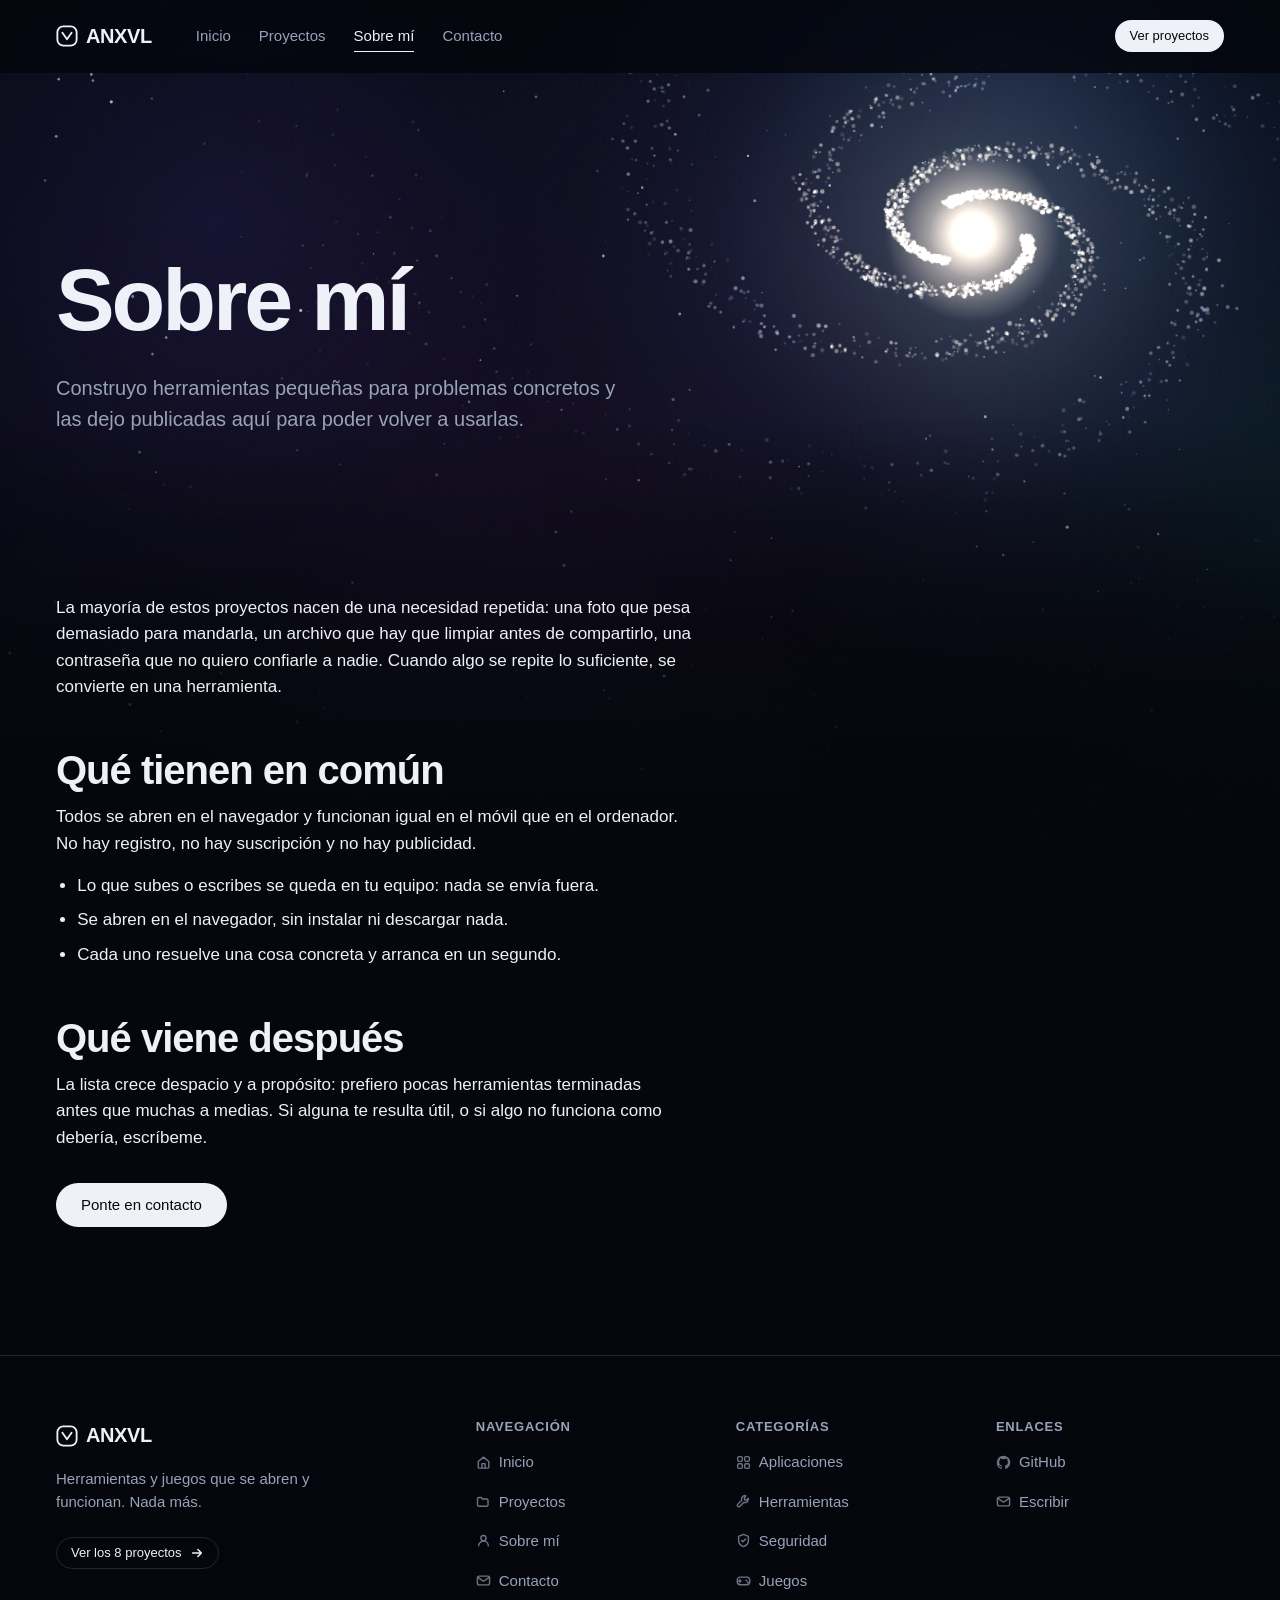
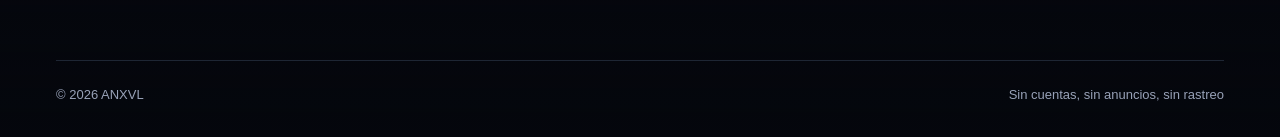
<file: sobre/index.html>
<!DOCTYPE html>
<html lang="es">
<head>
<meta charset="UTF-8">
<meta name="viewport" content="width=device-width, initial-scale=1">
<title>Sobre mí — ANXVL</title>
<meta name="description" content="Quién hay detrás de estos proyectos y cómo están construidos.">
<meta name="color-scheme" content="dark">
<meta property="og:image" content="../assets/img/og-anxvl.jpg">
<meta name="twitter:card" content="summary_large_image">
<link rel="icon" href="../assets/img/favicon.svg" type="image/svg+xml">
<link rel="icon" href="../assets/img/favicon.ico" sizes="any">
<link rel="icon" href="../assets/img/iconos/favicon-32.png" type="image/png" sizes="32x32">
<link rel="icon" href="../assets/img/iconos/favicon-16.png" type="image/png" sizes="16x16">
<link rel="apple-touch-icon" href="../assets/img/iconos/apple-touch-icon.png">
<link rel="manifest" href="../site.webmanifest">
<meta name="theme-color" content="#05070d">
<meta name="apple-mobile-web-app-title" content="ANXVL">
<link rel="stylesheet" href="../assets/css/base.css">
<link rel="stylesheet" href="../assets/css/layout.css">
<link rel="stylesheet" href="../assets/css/componentes.css">
<script src="../guard.js"></script>
</head>
<body> <a class="saltar-al-contenido" href="#contenido">Saltar al contenido</a> <svg class="sprite-iconos" aria-hidden="true" focusable="false" xmlns="http://www.w3.org/2000/svg"><defs> <symbol id="i-marca" viewBox="0 0 24 24"> <rect x="1.5" y="1.5" width="21" height="21" rx="6.5" fill="none" stroke="currentColor" stroke-width="2"/> <path d="M7 8.5 12 15.5 17 8.5" fill="none" stroke="currentColor" stroke-width="2" stroke-linecap="round" stroke-linejoin="round"/>
</symbol> <symbol id="i-aplicaciones" viewBox="0 0 16 16"> <rect x="1.75" y="1.75" width="5" height="5" rx="1.4" fill="none" stroke="currentColor" stroke-width="1.5"/> <rect x="9.25" y="1.75" width="5" height="5" rx="1.4" fill="none" stroke="currentColor" stroke-width="1.5"/> <rect x="1.75" y="9.25" width="5" height="5" rx="1.4" fill="none" stroke="currentColor" stroke-width="1.5"/> <rect x="9.25" y="9.25" width="5" height="5" rx="1.4" fill="none" stroke="currentColor" stroke-width="1.5"/>
</symbol> <symbol id="i-herramientas" viewBox="0 0 16 16"> <path d="M10.4 1.9a3.6 3.6 0 0 0-4.3 4.7L1.9 10.8a1.6 1.6 0 0 0 2.3 2.3l4.2-4.2a3.6 3.6 0 0 0 4.7-4.3l-2 2-1.8-.5-.5-1.8z" fill="none" stroke="currentColor" stroke-width="1.5" stroke-linejoin="round"/>
</symbol> <symbol id="i-seguridad" viewBox="0 0 16 16"> <path d="M8 1.5 2.75 3.7v4c0 3.2 2.1 5.7 5.25 6.8 3.15-1.1 5.25-3.6 5.25-6.8v-4z" fill="none" stroke="currentColor" stroke-width="1.5" stroke-linejoin="round"/> <path d="M5.9 7.9 7.4 9.4l2.9-3" fill="none" stroke="currentColor" stroke-width="1.5" stroke-linecap="round" stroke-linejoin="round"/>
</symbol> <symbol id="i-juegos" viewBox="0 0 16 16"> <rect x="1.3" y="4.4" width="13.4" height="8.1" rx="3.4" fill="none" stroke="currentColor" stroke-width="1.5"/> <path d="M4.1 7.2v2.6M2.8 8.5h2.6" stroke="currentColor" stroke-width="1.5" stroke-linecap="round"/> <circle cx="11" cy="7.9" r="1" fill="currentColor"/> <circle cx="12.5" cy="9.9" r="1" fill="currentColor"/>
</symbol> <symbol id="i-flecha" viewBox="0 0 16 16"> <path d="M3 8h10M9 4l4 4-4 4" fill="none" stroke="currentColor" stroke-width="1.7" stroke-linecap="round" stroke-linejoin="round"/>
</symbol> <symbol id="i-arriba" viewBox="0 0 16 16"> <path d="M8 13V3M4 7l4-4 4 4" fill="none" stroke="currentColor" stroke-width="1.7" stroke-linecap="round" stroke-linejoin="round"/>
</symbol> <symbol id="i-buscar" viewBox="0 0 16 16"> <circle cx="7" cy="7" r="4.6" fill="none" stroke="currentColor" stroke-width="1.6"/> <path d="M10.5 10.5 14 14" fill="none" stroke="currentColor" stroke-width="1.6" stroke-linecap="round"/>
</symbol> <symbol id="i-menu" viewBox="0 0 16 16"> <path d="M2.5 5h11M2.5 8h11M2.5 11h11" fill="none" stroke="currentColor" stroke-width="1.6" stroke-linecap="round"/>
</symbol> <symbol id="i-cerrar" viewBox="0 0 16 16"> <path d="M4 4l8 8M12 4l-8 8" fill="none" stroke="currentColor" stroke-width="1.7" stroke-linecap="round"/>
</symbol> <symbol id="i-github" viewBox="0 0 16 16"> <path d="M8 .8a7.2 7.2 0 0 0-2.28 14c.36.07.49-.15.49-.34v-1.3c-2 .44-2.43-.87-2.43-.87-.33-.83-.8-1.06-.8-1.06-.66-.44.05-.44.05-.44.73.05 1.11.75 1.11.75.65 1.1 1.7.79 2.11.6.07-.47.25-.79.46-.97-1.6-.18-3.28-.8-3.28-3.55 0-.79.28-1.43.74-1.94-.07-.18-.32-.91.07-1.9 0 0 .61-.19 2 .74a6.9 6.9 0 0 1 3.64 0c1.39-.93 2-.74 2-.74.39.99.14 1.72.07 1.9.46.51.74 1.15.74 1.94 0 2.76-1.69 3.37-3.3 3.55.26.22.49.66.49 1.34v1.98c0 .19.13.42.49.34A7.2 7.2 0 0 0 8 .8z" fill="currentColor"/>
</symbol> <symbol id="i-correo" viewBox="0 0 16 16"> <rect x="1.5" y="3.3" width="13" height="9.4" rx="2" fill="none" stroke="currentColor" stroke-width="1.5"/> <path d="m2.4 4.9 5.6 3.9 5.6-3.9" fill="none" stroke="currentColor" stroke-width="1.5" stroke-linecap="round" stroke-linejoin="round"/>
</symbol> <symbol id="i-inicio" viewBox="0 0 16 16"> <path d="M2.4 6.9 8 2.3l5.6 4.6v6.1a1 1 0 0 1-1 1h-9.2a1 1 0 0 1-1-1z" fill="none" stroke="currentColor" stroke-width="1.5" stroke-linejoin="round"/> <path d="M6.3 14V9.2h3.4V14" fill="none" stroke="currentColor" stroke-width="1.5" stroke-linejoin="round"/>
</symbol> <symbol id="i-proyectos" viewBox="0 0 16 16"> <path d="M1.6 5.1a1.4 1.4 0 0 1 1.4-1.4h2.6l1.3 1.6h4.5a1.4 1.4 0 0 1 1.4 1.4v4.9a1.4 1.4 0 0 1-1.4 1.4H3a1.4 1.4 0 0 1-1.4-1.4z" fill="none" stroke="currentColor" stroke-width="1.5" stroke-linejoin="round"/>
</symbol> <symbol id="i-persona" viewBox="0 0 16 16"> <circle cx="8" cy="5.4" r="2.8" fill="none" stroke="currentColor" stroke-width="1.5"/> <path d="M2.9 13.7a5.1 5.1 0 0 1 10.2 0" fill="none" stroke="currentColor" stroke-width="1.5" stroke-linecap="round"/>
</symbol> <symbol id="i-sin-cuenta" viewBox="0 0 16 16"> <circle cx="8" cy="8" r="6.2" fill="none" stroke="currentColor" stroke-width="1.5"/> <path d="M3.6 3.6 12.4 12.4" fill="none" stroke="currentColor" stroke-width="1.5" stroke-linecap="round"/>
</symbol> <symbol id="i-rayo" viewBox="0 0 16 16"> <path d="M9.1 1.4 3.4 9h3.7l-.9 5.6L12.6 7H8.9z" fill="none" stroke="currentColor" stroke-width="1.5" stroke-linejoin="round"/>
</symbol> <symbol id="i-candado" viewBox="0 0 16 16"> <rect x="3.2" y="6.9" width="9.6" height="7" rx="1.8" fill="none" stroke="currentColor" stroke-width="1.5"/> <path d="M5.6 6.9V5.1a2.4 2.4 0 0 1 4.8 0v1.8" fill="none" stroke="currentColor" stroke-width="1.5" stroke-linecap="round"/> <circle cx="8" cy="10.3" r="1.1" fill="currentColor"/>
</symbol> <symbol id="i-vacio" viewBox="0 0 16 16"> <circle cx="7" cy="7" r="4.6" fill="none" stroke="currentColor" stroke-width="1.5"/> <path d="M10.5 10.5 14 14M5.3 7h3.4" fill="none" stroke="currentColor" stroke-width="1.5" stroke-linecap="round"/>
</symbol> </defs></svg> <div class="cosmos" aria-hidden="true"> <canvas id="galaxia"></canvas>
</div> <header class="cabecera" data-cabecera> <div class="contenedor cabecera__interior"> <a class="marca" href="../"> <svg class="marca__glifo" aria-hidden="true"><use href="#i-marca"></use></svg> <span>ANXVL</span> </a> <nav class="nav" id="nav-principal" data-nav aria-label="Navegación principal"> <a class="nav__enlace" href="../">Inicio</a> <a class="nav__enlace" href="../proyectos/">Proyectos</a> <a class="nav__enlace" href="../sobre/" aria-current="page">Sobre mí</a> <a class="nav__enlace" href="../contacto/">Contacto</a> </nav> <div class="cabecera__acciones"> <a class="boton boton--primario boton--pequeno" href="../proyectos/">Ver proyectos</a> <button class="menu-boton" type="button" data-menu-boton aria-expanded="false" aria-controls="nav-principal" aria-label="Abrir menú"> <svg class="icono" aria-hidden="true"><use href="#i-menu"></use></svg> </button> </div> </div>
</header> <main id="contenido"> <section class="contenedor hero"> <h1 class="hero__titulo" style="max-width:13ch">Sobre mí</h1> <p class="hero__texto"> Construyo herramientas pequeñas para problemas concretos y las dejo publicadas aquí para poder volver a usarlas. </p> </section> <section class="contenedor seccion--compacta"> <div class="prosa revelar"> <p> La mayoría de estos proyectos nacen de una necesidad repetida: una foto que pesa demasiado para mandarla, un archivo que hay que limpiar antes de compartirlo, una contraseña que no quiero confiarle a nadie. Cuando algo se repite lo suficiente, se convierte en una herramienta. </p> <h2>Qué tienen en común</h2> <p> Todos se abren en el navegador y funcionan igual en el móvil que en el ordenador. No hay registro, no hay suscripción y no hay publicidad. </p> <ul> <li>Lo que subes o escribes se queda en tu equipo: nada se envía fuera.</li> <li>Se abren en el navegador, sin instalar ni descargar nada.</li> <li>Cada uno resuelve una cosa concreta y arranca en un segundo.</li> </ul> <h2>Qué viene después</h2> <p> La lista crece despacio y a propósito: prefiero pocas herramientas terminadas antes que muchas a medias. Si alguna te resulta útil, o si algo no funciona como debería, escríbeme. </p> <p style="margin-top:var(--e-6)"> <a class="boton boton--primario" href="../contacto/">Ponte en contacto</a> </p> </div> </section>
</main> <button class="subir" type="button" data-subir aria-label="Volver arriba"> <svg class="icono" aria-hidden="true"><use href="#i-arriba"></use></svg>
</button> <footer class="pie"> <div class="contenedor"> <div class="pie__columnas"> <div class="pie__marca"> <a class="marca" href="../"> <svg class="marca__glifo" aria-hidden="true"><use href="#i-marca"></use></svg> <span>ANXVL</span> </a> <p>Herramientas y juegos que se abren y funcionan. Nada más.</p> <a class="boton boton--secundario boton--pequeno" href="../proyectos/" style="margin-top:var(--e-5)"> Ver los 8 proyectos <svg class="icono" aria-hidden="true"><use href="#i-flecha"></use></svg> </a> </div> <div> <h3 class="pie__titulo">Navegación</h3> <ul class="pie__lista"> <li><a href="../"><svg class="icono" aria-hidden="true"><use href="#i-inicio"></use></svg><span>Inicio</span></a></li> <li><a href="../proyectos/"><svg class="icono" aria-hidden="true"><use href="#i-proyectos"></use></svg><span>Proyectos</span></a></li> <li><a href="../sobre/"><svg class="icono" aria-hidden="true"><use href="#i-persona"></use></svg><span>Sobre mí</span></a></li> <li><a href="../contacto/"><svg class="icono" aria-hidden="true"><use href="#i-correo"></use></svg><span>Contacto</span></a></li> </ul> </div> <div> <h3 class="pie__titulo">Categorías</h3> <ul class="pie__lista"> <li><a href="../proyectos/#aplicaciones"><svg class="icono" aria-hidden="true"><use href="#i-aplicaciones"></use></svg><span>Aplicaciones</span></a></li> <li><a href="../proyectos/#herramientas"><svg class="icono" aria-hidden="true"><use href="#i-herramientas"></use></svg><span>Herramientas</span></a></li> <li><a href="../proyectos/#seguridad"><svg class="icono" aria-hidden="true"><use href="#i-seguridad"></use></svg><span>Seguridad</span></a></li> <li><a href="../proyectos/#juegos"><svg class="icono" aria-hidden="true"><use href="#i-juegos"></use></svg><span>Juegos</span></a></li> </ul> </div> <div> <h3 class="pie__titulo">Enlaces</h3> <ul class="pie__lista"> <li><a href="https://github.com/ANXVL" rel="noopener" target="_blank"><svg class="icono" aria-hidden="true"><use href="#i-github"></use></svg><span>GitHub</span></a></li> <li><a href="../contacto/"><svg class="icono" aria-hidden="true"><use href="#i-correo"></use></svg><span>Escribir</span></a></li> </ul> </div> </div> <div class="pie__legal"> <span>© <span data-anio>2026</span> ANXVL</span> <span>Sin cuentas, sin anuncios, sin rastreo</span> </div> </div>
</footer> <script src="../assets/js/galaxia.js"></script>
<script src="../assets/js/datos-proyectos.js"></script>
<script src="../assets/js/main.js"></script>
</body>
</html>
</file>
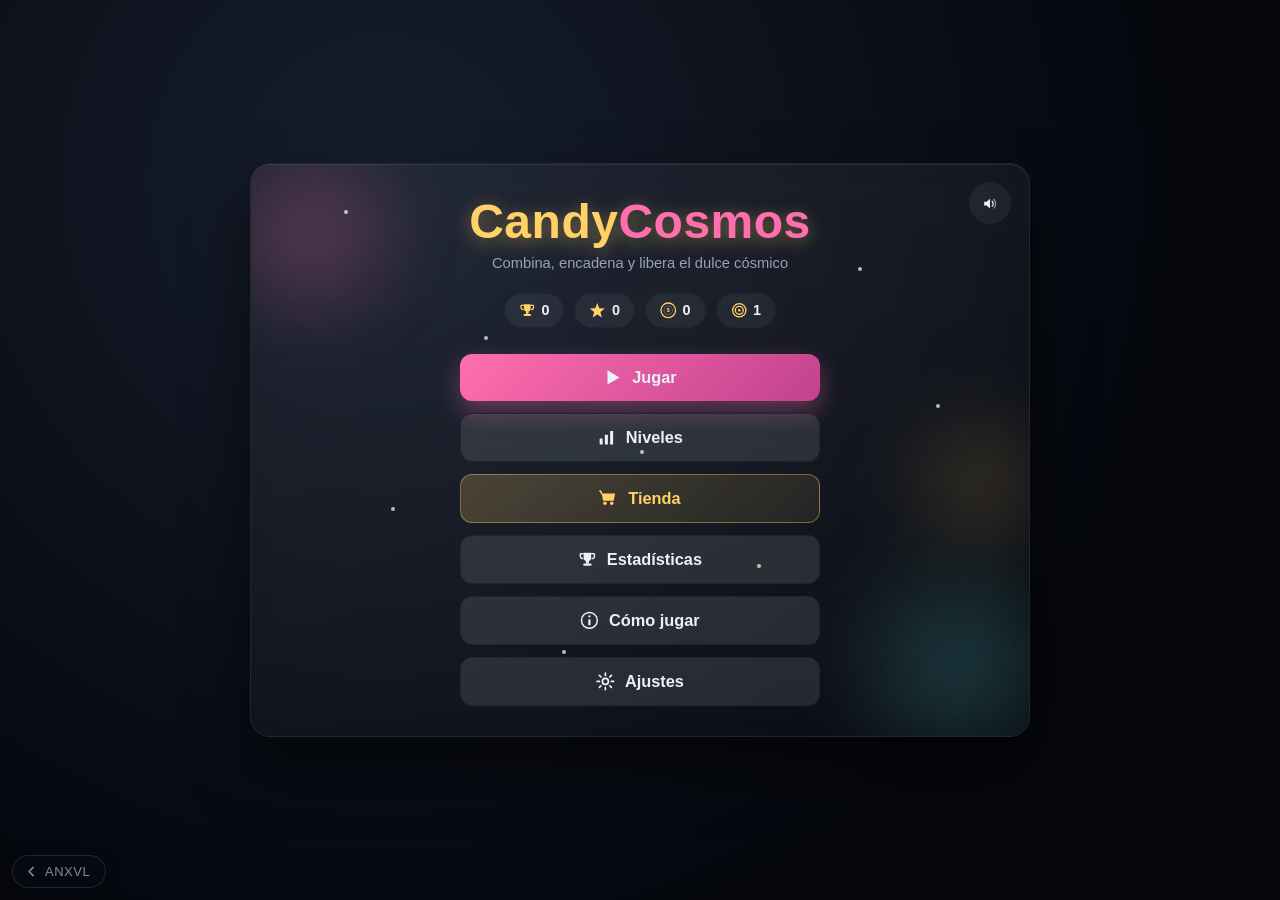
<file: proyectos/candy-cosmos/index.html>
<!DOCTYPE html>
<html lang="es" data-anxvl="candy-cosmos">
<head>
<meta charset="UTF-8">
<meta name="viewport" content="width=device-width, initial-scale=1.0, viewport-fit=cover">
<meta name="theme-color" content="#150a26">
<title>Candy Cosmos</title>
<link rel="icon" type="image/svg+xml" href="assets/favicon.svg">
<link rel="alternate icon" href="assets/favicon.svg">
<link rel="apple-touch-icon" href="assets/favicon.svg">
<link rel="stylesheet" href="css/style.css">
<link rel="stylesheet" href="../../assets/css/tema-anxvl.css">
<script src="../../guard.js"></script>
</head>
<body> <svg class="icon-sprite" aria-hidden="true">
<defs> <symbol id="ic-apple" viewBox="0 0 100 100"> <linearGradient id="g-apple" x1="0" y1="0" x2="1" y2="1"> <stop offset="0" stop-color="#ff8a8a"/><stop offset="0.55" stop-color="#ff4d5e"/><stop offset="1" stop-color="#b91d3a"/> </linearGradient> <path d="M50 28 C45 14 24 12 17 26 C9 42 14 64 28 78 C36 86 44 90 50 90 C56 90 64 86 72 78 C86 64 91 42 83 26 C76 12 55 14 50 28 Z" fill="url(#g-apple)"/> <path d="M49 27 C49 19 53 13 60 10" fill="none" stroke="#7a4a2b" stroke-width="4" stroke-linecap="round"/> <ellipse cx="63" cy="14" rx="11" ry="6" fill="#5fbf5f" transform="rotate(-25 63 14)"/> <ellipse cx="34" cy="38" rx="11" ry="16" fill="#fff" opacity="0.35" transform="rotate(-18 34 38)"/> </symbol> <symbol id="ic-orange" viewBox="0 0 100 100"> <radialGradient id="g-orange" cx="0.35" cy="0.3" r="0.8"> <stop offset="0" stop-color="#ffd58a"/><stop offset="0.55" stop-color="#ff9f3c"/><stop offset="1" stop-color="#e06b00"/> </radialGradient> <circle cx="50" cy="54" r="36" fill="url(#g-orange)"/> <path d="M50 18 C46 12 48 7 53 5" fill="none" stroke="#6e8f3c" stroke-width="4" stroke-linecap="round"/> <ellipse cx="51" cy="9" rx="9" ry="5" fill="#6fbf5f" transform="rotate(20 51 9)"/> <g stroke="#c75f00" stroke-width="2" opacity="0.5" fill="none"> <path d="M50 22 C56 32 60 42 60 54"/><path d="M50 22 C44 32 40 42 40 54"/><path d="M22 50 C34 47 46 47 58 50"/> </g> <ellipse cx="36" cy="38" rx="10" ry="14" fill="#fff" opacity="0.3" transform="rotate(-20 36 38)"/> </symbol> <symbol id="ic-grape" viewBox="0 0 100 100"> <radialGradient id="g-grape" cx="0.35" cy="0.3" r="0.8"> <stop offset="0" stop-color="#d9a8f0"/><stop offset="0.55" stop-color="#9b5de5"/><stop offset="1" stop-color="#5b2a8a"/> </radialGradient> <g fill="url(#g-grape)"> <circle cx="50" cy="30" r="13"/> <circle cx="34" cy="46" r="13"/> <circle cx="66" cy="46" r="13"/> <circle cx="42" cy="64" r="13"/> <circle cx="58" cy="64" r="13"/> <circle cx="50" cy="80" r="13"/> </g> <path d="M50 17 C50 9 46 6 40 4" fill="none" stroke="#6e8f3c" stroke-width="4" stroke-linecap="round"/> <ellipse cx="38" cy="3" rx="10" ry="6" fill="#6fbf5f" transform="rotate(-15 38 3)"/> <ellipse cx="45" cy="24" rx="4" ry="6" fill="#fff" opacity="0.35"/> </symbol> <symbol id="ic-watermelon" viewBox="0 0 100 100"> <linearGradient id="g-wmRind" x1="0" y1="0" x2="0" y2="1"> <stop offset="0" stop-color="#3fae5c"/><stop offset="1" stop-color="#1f7a3d"/> </linearGradient> <path d="M8 52 A42 42 0 0 1 92 52 Z" fill="url(#g-wmRind)"/> <path d="M14 52 A36 36 0 0 1 86 52 Z" fill="#eef7e0"/> <path d="M20 52 A30 30 0 0 1 80 52 Z" fill="#ff5d77"/> <g fill="#3a2117"> <ellipse cx="38" cy="42" rx="2.6" ry="4" transform="rotate(-20 38 42)"/> <ellipse cx="50" cy="36" rx="2.6" ry="4"/> <ellipse cx="62" cy="42" rx="2.6" ry="4" transform="rotate(20 62 42)"/> <ellipse cx="44" cy="48" rx="2.6" ry="4" transform="rotate(-10 44 48)"/> <ellipse cx="56" cy="48" rx="2.6" ry="4" transform="rotate(10 56 48)"/> </g> <ellipse cx="30" cy="48" rx="8" ry="4" fill="#fff" opacity="0.3"/> </symbol> <symbol id="ic-strawberry" viewBox="0 0 100 100"> <radialGradient id="g-straw" cx="0.4" cy="0.25" r="0.85"> <stop offset="0" stop-color="#ff7a93"/><stop offset="0.55" stop-color="#ff3860"/><stop offset="1" stop-color="#b8123c"/> </radialGradient> <path d="M50 30 C75 30 84 52 76 68 C68 84 58 90 50 90 C42 90 32 84 24 68 C16 52 25 30 50 30 Z" fill="url(#g-straw)"/> <g fill="#3f8f3f"> <path d="M50 30 L50 12 L58 24 Z"/> <path d="M50 30 L34 16 L40 28 Z"/> <path d="M50 30 L66 16 L60 28 Z"/> <path d="M50 30 L26 24 L36 32 Z"/> <path d="M50 30 L74 24 L64 32 Z"/> </g> <g fill="#ffe27a"> <ellipse cx="42" cy="46" rx="2" ry="3.4" transform="rotate(-10 42 46)"/> <ellipse cx="56" cy="44" rx="2" ry="3.4" transform="rotate(12 56 44)"/> <ellipse cx="36" cy="60" rx="2" ry="3.4" transform="rotate(-18 36 60)"/> <ellipse cx="50" cy="62" rx="2" ry="3.4"/> <ellipse cx="63" cy="58" rx="2" ry="3.4" transform="rotate(18 63 58)"/> <ellipse cx="46" cy="76" rx="2" ry="3.4"/> </g> <ellipse cx="38" cy="44" rx="9" ry="12" fill="#fff" opacity="0.25" transform="rotate(-15 38 44)"/> </symbol> <symbol id="ic-cherry" viewBox="0 0 100 100"> <radialGradient id="g-cherry" cx="0.35" cy="0.3" r="0.8"> <stop offset="0" stop-color="#ff8a9a"/><stop offset="0.55" stop-color="#e0203f"/><stop offset="1" stop-color="#8a0f24"/> </radialGradient> <path d="M44 30 C40 18 36 12 30 8" fill="none" stroke="#6e8f3c" stroke-width="4" stroke-linecap="round"/> <path d="M62 32 C62 18 60 12 56 6" fill="none" stroke="#6e8f3c" stroke-width="4" stroke-linecap="round"/> <ellipse cx="28" cy="7" rx="11" ry="6" fill="#6fbf5f" transform="rotate(-10 28 7)"/> <circle cx="36" cy="62" r="22" fill="url(#g-cherry)"/> <circle cx="68" cy="58" r="22" fill="url(#g-cherry)"/> <ellipse cx="28" cy="54" rx="6" ry="9" fill="#fff" opacity="0.3"/> <ellipse cx="60" cy="50" rx="6" ry="9" fill="#fff" opacity="0.3"/> </symbol> <symbol id="ic-peach" viewBox="0 0 100 100"> <radialGradient id="g-peach" cx="0.35" cy="0.3" r="0.85"> <stop offset="0" stop-color="#ffe1c4"/><stop offset="0.5" stop-color="#ffb18a"/><stop offset="1" stop-color="#ef7f57"/> </radialGradient> <path d="M50 26 C26 26 14 46 16 64 C18 82 34 92 50 92 C66 92 82 82 84 64 C86 46 74 26 50 26 Z" fill="url(#g-peach)"/> <path d="M50 30 C50 60 50 70 50 90" stroke="#e0673f" stroke-width="3" fill="none" opacity="0.45"/> <path d="M50 26 C50 18 53 13 59 10" fill="none" stroke="#7a4a2b" stroke-width="4" stroke-linecap="round"/> <ellipse cx="62" cy="13" rx="9" ry="5" fill="#6fbf5f" transform="rotate(-20 62 13)"/> <ellipse cx="34" cy="42" rx="10" ry="14" fill="#fff" opacity="0.35" transform="rotate(-15 34 42)"/> </symbol> <symbol id="ic-kiwi" viewBox="0 0 100 100"> <circle cx="50" cy="50" r="40" fill="#9c7148"/> <circle cx="50" cy="50" r="40" fill="none" stroke="#7a5234" stroke-width="2" stroke-dasharray="2 2" opacity="0.6"/> <circle cx="50" cy="50" r="33" fill="#cfe35c"/> <circle cx="50" cy="50" r="11" fill="#fbf6e3"/> <g fill="#3a2a1a"> <ellipse cx="50" cy="24" rx="2.2" ry="3.4"/> <ellipse cx="68" cy="32" rx="2.2" ry="3.4" transform="rotate(45 68 32)"/> <ellipse cx="76" cy="50" rx="2.2" ry="3.4" transform="rotate(90 76 50)"/> <ellipse cx="68" cy="68" rx="2.2" ry="3.4" transform="rotate(135 68 68)"/> <ellipse cx="50" cy="76" rx="2.2" ry="3.4"/> <ellipse cx="32" cy="68" rx="2.2" ry="3.4" transform="rotate(45 32 68)"/> <ellipse cx="24" cy="50" rx="2.2" ry="3.4" transform="rotate(90 24 50)"/> <ellipse cx="32" cy="32" rx="2.2" ry="3.4" transform="rotate(135 32 32)"/> </g> <ellipse cx="36" cy="34" rx="8" ry="10" fill="#fff" opacity="0.2" transform="rotate(-20 36 34)"/> </symbol> <symbol id="ic-striped" viewBox="0 0 100 100"> <linearGradient id="g-striped" x1="0" y1="0" x2="0" y2="1"> <stop offset="0" stop-color="#fff7d6"/><stop offset="0.5" stop-color="#ffd166"/><stop offset="1" stop-color="#f08c00"/> </linearGradient> <rect x="10" y="10" width="80" height="80" rx="22" fill="url(#g-striped)"/> <g fill="#fff" opacity="0.85"> <rect x="14" y="28" width="72" height="8" rx="4"/> <rect x="14" y="46" width="72" height="8" rx="4"/> <rect x="14" y="64" width="72" height="8" rx="4"/> </g> <path d="M4 50 L16 40 L16 60 Z" fill="#fff"/> <path d="M96 50 L84 40 L84 60 Z" fill="#fff"/> </symbol> <symbol id="ic-wrapped" viewBox="0 0 100 100"> <linearGradient id="g-wrapped" x1="0" y1="0" x2="1" y2="1"> <stop offset="0" stop-color="#eaf6ff"/><stop offset="0.5" stop-color="#9fd8ff"/><stop offset="1" stop-color="#3f9fe0"/> </linearGradient> <rect x="10" y="10" width="80" height="80" rx="24" fill="url(#g-wrapped)"/> <g stroke="#fff" stroke-width="7" opacity="0.85" fill="none" stroke-linecap="round"> <path d="M16 16 L84 84"/> <path d="M84 16 L16 84"/> </g> <circle cx="50" cy="50" r="11" fill="#fff"/> <circle cx="50" cy="50" r="11" fill="none" stroke="#3f9fe0" stroke-width="3"/> </symbol> <symbol id="ic-bomb" viewBox="0 0 100 100"> <radialGradient id="g-bombcore" cx="0.5" cy="0.5" r="0.55"> <stop offset="0" stop-color="#ffffff"/><stop offset="1" stop-color="#fdf3ff"/> </radialGradient> <g> <path d="M50 50 L50 6 A44 44 0 0 1 88 28 Z" fill="#ff5d8f"/> <path d="M50 50 L88 28 A44 44 0 0 1 88 72 Z" fill="#ffd166"/> <path d="M50 50 L88 72 A44 44 0 0 1 50 94 Z" fill="#6fe07a"/> <path d="M50 50 L50 94 A44 44 0 0 1 12 72 Z" fill="#5dc8ff"/> <path d="M50 50 L12 72 A44 44 0 0 1 12 28 Z" fill="#b07aff"/> <path d="M50 50 L12 28 A44 44 0 0 1 50 6 Z" fill="#ff8a4d"/> </g> <circle cx="50" cy="50" r="19" fill="url(#g-bombcore)"/> <g fill="#ffe27a"> <path d="M50 14 l3 7 7 1 -5 5 1 7 -6 -3 -6 3 1 -7 -5 -5 7 -1 z" opacity="0.9"/> </g> </symbol> <symbol id="ic-frost" viewBox="0 0 100 100"> <g stroke="#eaffff" stroke-width="4" stroke-linecap="round" opacity="0.95"> <path d="M50 8 L50 92"/><path d="M8 50 L92 50"/> <path d="M20 20 L80 80"/><path d="M80 20 L20 80"/> <path d="M50 8 L42 20 M50 8 L58 20"/> <path d="M50 92 L42 80 M50 92 L58 80"/> <path d="M8 50 L20 42 M8 50 L20 58"/> <path d="M92 50 L80 42 M92 50 L80 58"/> </g> </symbol> <symbol id="ic-star" viewBox="0 0 100 100"><path d="M50 6 L62 38 96 40 69 61 78 94 50 75 22 94 31 61 4 40 38 38 Z"/></symbol> <symbol id="ic-lock" viewBox="0 0 100 100"><path d="M28 46 V32 a22 22 0 0 1 44 0 V46" fill="none" stroke="currentColor" stroke-width="9" stroke-linecap="round"/><rect x="20" y="46" width="60" height="42" rx="10"/></symbol> <symbol id="ic-gear" viewBox="0 0 100 100"><g fill="none" stroke="currentColor" stroke-width="9"><circle cx="50" cy="50" r="16"/><path d="M50 6 V18 M50 82 V94 M6 50 H18 M82 50 H94 M18 18 L26 26 M74 74 L82 82 M82 18 L74 26 M26 74 L18 82" stroke-linecap="round"/></g></symbol> <symbol id="ic-speaker-on" viewBox="0 0 100 100"><path d="M14 38 H30 L52 18 V82 L30 62 H14 Z"/><path d="M66 34 a24 24 0 0 1 0 32" fill="none" stroke="currentColor" stroke-width="8" stroke-linecap="round"/><path d="M78 22 a42 42 0 0 1 0 56" fill="none" stroke="currentColor" stroke-width="8" stroke-linecap="round" opacity="0.6"/></symbol> <symbol id="ic-speaker-off" viewBox="0 0 100 100"><path d="M14 38 H30 L52 18 V82 L30 62 H14 Z"/><path d="M68 36 L92 64 M92 36 L68 64" stroke="currentColor" stroke-width="8" stroke-linecap="round"/></symbol> <symbol id="ic-music" viewBox="0 0 100 100"><circle cx="28" cy="76" r="13"/><circle cx="72" cy="68" r="13"/><path d="M41 76 V24 L85 14 V68" fill="none" stroke="currentColor" stroke-width="8" stroke-linecap="round" stroke-linejoin="round"/></symbol> <symbol id="ic-play" viewBox="0 0 100 100"><path d="M24 12 L88 50 L24 88 Z"/></symbol> <symbol id="ic-pause" viewBox="0 0 100 100"><rect x="22" y="14" width="20" height="72" rx="6"/><rect x="58" y="14" width="20" height="72" rx="6"/></symbol> <symbol id="ic-back" viewBox="0 0 100 100"><path d="M62 18 L28 50 L62 82" fill="none" stroke="currentColor" stroke-width="10" stroke-linecap="round" stroke-linejoin="round"/></symbol> <symbol id="ic-home" viewBox="0 0 100 100"><path d="M50 14 L88 46 V86 H62 V62 H38 V86 H12 V46 Z"/></symbol> <symbol id="ic-restart" viewBox="0 0 100 100"><path d="M82 50 a32 32 0 1 1 -10 -23" fill="none" stroke="currentColor" stroke-width="9" stroke-linecap="round"/><path d="M84 12 L82 32 L62 27 Z"/></symbol> <symbol id="ic-trophy" viewBox="0 0 100 100"><path d="M30 14 H70 V40 a20 20 0 0 1 -40 0 Z"/><path d="M30 20 H16 a4 4 0 0 0 -4 4 V30 a16 16 0 0 0 16 16" fill="none" stroke="currentColor" stroke-width="7"/><path d="M70 20 H84 a4 4 0 0 1 4 4 V30 a16 16 0 0 1 -16 16" fill="none" stroke="currentColor" stroke-width="7"/><rect x="42" y="58" width="16" height="14"/><rect x="28" y="72" width="44" height="12" rx="4"/></symbol> <symbol id="ic-target" viewBox="0 0 100 100"><circle cx="50" cy="50" r="40" fill="none" stroke="currentColor" stroke-width="8"/><circle cx="50" cy="50" r="24" fill="none" stroke="currentColor" stroke-width="8"/><circle cx="50" cy="50" r="8"/></symbol> <symbol id="ic-steps" viewBox="0 0 100 100"><ellipse cx="62" cy="30" rx="12" ry="18" transform="rotate(18 62 30)"/><ellipse cx="34" cy="62" rx="12" ry="18" transform="rotate(-12 34 62)"/></symbol> <symbol id="ic-info" viewBox="0 0 100 100"><circle cx="50" cy="50" r="42" fill="none" stroke="currentColor" stroke-width="8"/><circle cx="50" cy="28" r="6"/><rect x="44" y="44" width="12" height="32" rx="4"/></symbol> <symbol id="ic-close" viewBox="0 0 100 100"><path d="M22 22 L78 78 M78 22 L22 78" stroke="currentColor" stroke-width="10" stroke-linecap="round"/></symbol> <symbol id="ic-chart" viewBox="0 0 100 100"><rect x="14" y="56" width="16" height="32" rx="3"/><rect x="42" y="36" width="16" height="52" rx="3"/><rect x="70" y="16" width="16" height="72" rx="3"/></symbol> <symbol id="ic-combo" viewBox="0 0 100 100"><path d="M58 4 L24 56 H46 L38 96 L80 40 H56 Z"/></symbol> <symbol id="ic-crown" viewBox="0 0 100 100"><path d="M10 38 L28 50 L50 18 L72 50 L90 38 L82 78 H18 Z"/><circle cx="10" cy="32" r="8"/><circle cx="50" cy="14" r="8"/><circle cx="90" cy="32" r="8"/></symbol> <symbol id="ic-coin" viewBox="0 0 100 100"><circle cx="50" cy="50" r="44" fill="none" stroke="currentColor" stroke-width="8"/><ellipse cx="50" cy="50" rx="26" ry="26" fill="none" stroke="currentColor" stroke-width="4" opacity="0.5"/><text x="50" y="60" text-anchor="middle" font-size="36" font-weight="bold" fill="currentColor" font-family="sans-serif">$</text></symbol> <symbol id="ic-shop" viewBox="0 0 100 100"><path d="M14 24 H86 L78 62 H22 Z"/><circle cx="32" cy="76" r="9"/><circle cx="68" cy="76" r="9"/><path d="M14 24 L8 10 H4" fill="none" stroke="currentColor" stroke-width="8" stroke-linecap="round"/><path d="M44 24 V62 M58 24 V62" stroke="currentColor" stroke-width="4" opacity="0.5"/></symbol> </defs>
</svg> <div id="app"> <section id="screen-menu" class="screen active"> <div class="cosmic-bg" aria-hidden="true"> <span class="nebula n1"></span><span class="nebula n2"></span><span class="nebula n3"></span> <span class="star s1"></span><span class="star s2"></span><span class="star s3"></span> <span class="star s4"></span><span class="star s5"></span><span class="star s6"></span> <span class="star s7"></span><span class="star s8"></span> </div> <div class="menu-card"> <h1 class="logo">Candy<span>Cosmos</span></h1> <p class="tagline">Combina, encadena y libera el dulce cósmico</p> <div class="menu-stats"> <div class="mini-stat"><svg class="icon"><use href="#ic-trophy"/></svg><span id="menu-best-score">0</span></div> <div class="mini-stat"><svg class="icon"><use href="#ic-star"/></svg><span id="menu-total-stars">0</span></div> <div class="mini-stat"><svg class="icon" style="color:var(--gold)"><use href="#ic-coin"/></svg><span id="menu-coins">0</span></div> <div class="mini-stat"><svg class="icon"><use href="#ic-target"/></svg><span id="menu-level-reached">1</span></div> </div> <nav class="menu-buttons"> <button class="btn btn-primary" data-action="continue"><svg class="icon"><use href="#ic-play"/></svg>Jugar</button> <button class="btn" data-action="levels"><svg class="icon"><use href="#ic-chart"/></svg>Niveles</button> <button class="btn btn-shop" data-action="shop"><svg class="icon"><use href="#ic-shop"/></svg>Tienda</button> <button class="btn" data-action="stats"><svg class="icon"><use href="#ic-trophy"/></svg>Estadísticas</button> <button class="btn" data-action="howto"><svg class="icon"><use href="#ic-info"/></svg>Cómo jugar</button> <button class="btn" data-action="settings"><svg class="icon"><use href="#ic-gear"/></svg>Ajustes</button> </nav> </div> <button class="audio-toggle" id="audio-toggle" aria-label="Silenciar música"> <svg class="icon"><use href="#ic-speaker-on"/></svg> </button> </section> <section id="screen-levels" class="screen"> <header class="sub-header"> <button class="icon-btn" data-action="back-to-menu"><svg class="icon"><use href="#ic-back"/></svg></button> <h2>Niveles</h2> <span class="spacer"></span> </header> <div class="levels-grid" id="levels-grid"></div> </section> <section id="screen-shop" class="screen"> <header class="sub-header"> <button class="icon-btn" data-action="back-to-menu"><svg class="icon"><use href="#ic-back"/></svg></button> <h2>Tienda</h2> <div class="shop-balance-pill"><svg class="icon"><use href="#ic-coin"/></svg><span id="shop-balance">0</span></div> </header> <div id="shop-items" class="shop-items-list"></div> </section> <section id="screen-stats" class="screen"> <header class="sub-header"> <button class="icon-btn" data-action="back-to-menu"><svg class="icon"><use href="#ic-back"/></svg></button> <h2>Estadísticas</h2> <span class="spacer"></span> </header> <div class="stats-content" id="stats-content"></div> </section> <section id="screen-howto" class="screen"> <header class="sub-header"> <button class="icon-btn" data-action="back-to-menu"><svg class="icon"><use href="#ic-back"/></svg></button> <h2>Cómo jugar</h2> <span class="spacer"></span> </header> <div class="howto-content"> <p>Intercambia frutas adyacentes para formar líneas de 3 o más del mismo tipo.</p> <div class="howto-row"><svg class="icon icon-special"><use href="#ic-striped"/></svg><div><strong>Rayada</strong> — une 4 en línea. Al activarse limpia toda la fila o columna.</div></div> <div class="howto-row"><svg class="icon icon-special"><use href="#ic-wrapped"/></svg><div><strong>Envuelta</strong> — forma una "L" o "T". Estalla en un área de 3×3.</div></div> <div class="howto-row"><svg class="icon icon-special"><use href="#ic-bomb"/></svg><div><strong>Bomba cósmica</strong> — une 5 en línea. Elimina todas las frutas de un color al combinarla.</div></div> <div class="howto-row"><svg class="icon icon-special"><use href="#ic-frost"/></svg><div><strong>Hielo</strong> — congela una casilla. Necesita un match junto a ella para romperse.</div></div> <div class="howto-row"><svg class="icon"><use href="#ic-lock"/></svg><div><strong>Casillas bloqueadas</strong> — algunos niveles tienen huecos que no se pueden usar, cambiando la forma del tablero.</div></div> <div class="howto-row"><svg class="icon" style="color:var(--gold)"><use href="#ic-star"/></svg><div><strong>Fruta dorada</strong> — brilla con una estrella encima. Combínala para una bonificación extra de puntos.</div></div> <p class="howto-tip">Combina dos especiales arrastrándolas juntas para efectos todavía más grandes.</p> <p>Algunos niveles no se ganan solo con puntos: hay niveles de <strong style="color:var(--gold)">recolección</strong> (junta una cantidad de una fruta) y de <strong style="color:var(--gold)">hielo</strong> (rompe todas las casillas congeladas). El icono junto a la barra de progreso te dice cuál es la meta. Si te quedas sin jugadas, puedes pausar y barajar el tablero.</p> </div> </section> <section id="screen-settings" class="screen"> <header class="sub-header"> <button class="icon-btn" data-action="back-to-menu"><svg class="icon"><use href="#ic-back"/></svg></button> <h2>Ajustes</h2> <span class="spacer"></span> </header> <div class="settings-content"> <div class="setting-row"> <svg class="icon"><use href="#ic-music"/></svg> <label for="music-toggle">Música</label> <input type="checkbox" id="music-toggle" class="switch"> </div> <div class="setting-row"> <svg class="icon"><use href="#ic-speaker-on"/></svg> <label for="music-volume">Volumen música</label> <input type="range" id="music-volume" min="0" max="100" value="55"> </div> <div class="setting-row"> <svg class="icon"><use href="#ic-combo"/></svg> <label for="sfx-toggle">Efectos de sonido</label> <input type="checkbox" id="sfx-toggle" class="switch"> </div> <div class="setting-row"> <svg class="icon"><use href="#ic-speaker-on"/></svg> <label for="sfx-volume">Volumen efectos</label> <input type="range" id="sfx-volume" min="0" max="100" value="70"> </div> <div class="setting-row"> <svg class="icon"><use href="#ic-info"/></svg> <label for="motion-toggle">Reducir animaciones</label> <input type="checkbox" id="motion-toggle" class="switch"> </div> <button class="btn btn-danger" id="reset-progress-btn"><svg class="icon"><use href="#ic-restart"/></svg>Borrar progreso</button> </div> </section> <section id="screen-game" class="screen"> <div class="cosmic-bg game-bg" aria-hidden="true"> <span class="nebula n1"></span><span class="nebula n3"></span> <span class="star s2"></span><span class="star s4"></span><span class="star s6"></span> </div> <header class="game-header"> <button class="icon-btn" data-action="pause"><svg class="icon"><use href="#ic-pause"/></svg></button> <div class="stat-pill stat-score"><svg class="icon"><use href="#ic-trophy"/></svg><span id="score">0</span></div> <div class="stat-pill stat-level"><svg class="icon"><use href="#ic-target"/></svg><span id="level">1</span></div> <div class="stat-pill stat-moves"><svg class="icon"><use href="#ic-steps"/></svg><span id="moves">30</span></div> <button class="icon-btn" id="reset-btn"><svg class="icon"><use href="#ic-restart"/></svg></button> </header> <div class="objective-bar"> <svg class="icon" id="objective-icon"><use href="#ic-target"/></svg> <div class="progress-bar"><div id="progress-fill" style="width:0%"></div></div> <span class="objective-label" id="objective-label">0/1000 pts</span> </div> <div id="combo-indicator" class="combo-indicator"><svg class="icon"><use href="#ic-combo"/></svg><span id="combo-text">¡Combo x2!</span></div> <div id="power-bar" class="power-bar"></div> <main id="board"></main> <div id="message"></div> <div id="level-intro" class="level-intro"> <div class="level-intro-card"> <span class="milestone-badge" id="intro-milestone-badge"><svg class="icon"><use href="#ic-crown"/></svg>Nivel especial</span> <span class="level-intro-num" id="level-intro-num">1</span> <span class="level-intro-name" id="level-intro-name">Primer contacto</span> <span class="level-intro-objective" id="level-intro-objective"></span> </div> </div> </section> <div class="overlay" id="overlay-pause"> <div class="overlay-card"> <h2>Pausa</h2> <button class="btn btn-primary" data-action="resume"><svg class="icon"><use href="#ic-play"/></svg>Continuar</button> <button class="btn" data-action="shuffle"><svg class="icon"><use href="#ic-restart"/></svg>Barajar tablero</button> <button class="btn" data-action="restart-level"><svg class="icon"><use href="#ic-restart"/></svg>Reiniciar nivel</button> <button class="btn" data-action="open-settings-ingame"><svg class="icon"><use href="#ic-gear"/></svg>Ajustes</button> <button class="btn" data-action="quit-to-menu"><svg class="icon"><use href="#ic-home"/></svg>Menú principal</button> </div> </div> <div class="overlay" id="overlay-complete"> <div class="overlay-card"> <div class="confetti-layer" id="confetti-layer"></div> <span class="milestone-badge" id="complete-milestone-badge"><svg class="icon"><use href="#ic-crown"/></svg>Nivel especial</span> <h2>¡Nivel superado!</h2> <div class="stars-earned" id="stars-earned"> <svg class="icon star-big"><use href="#ic-star"/></svg> <svg class="icon star-big"><use href="#ic-star"/></svg> <svg class="icon star-big"><use href="#ic-star"/></svg> </div> <p class="final-score">Puntuación: <span id="complete-score">0</span></p> <p class="objective-line" id="complete-objective"></p> <p class="bonus-line" id="complete-bonus"></p> <p class="coins-earned-line" id="complete-coins"></p> <button class="btn btn-primary" data-action="next-level"><svg class="icon"><use href="#ic-play"/></svg>Siguiente nivel</button> <button class="btn" data-action="quit-to-menu"><svg class="icon"><use href="#ic-home"/></svg>Menú principal</button> </div> </div> <div class="overlay" id="overlay-gameover"> <div class="overlay-card"> <h2>Sin movimientos</h2> <p class="final-score">Puntuación: <span id="gameover-score">0</span></p> <button class="btn btn-primary" data-action="restart-level"><svg class="icon"><use href="#ic-restart"/></svg>Reintentar</button> <button class="btn" data-action="quit-to-menu"><svg class="icon"><use href="#ic-home"/></svg>Menú principal</button> </div> </div> </div> <script src="js/shop.js"></script>
<script src="js/sound.js"></script>
<script src="js/levels.js"></script>
<script src="js/board.js"></script>
<script src="js/ui.js"></script>
<script src="js/game.js"></script>
<script src="../../assets/js/volver.js"></script>
</body>
</html>
</file>
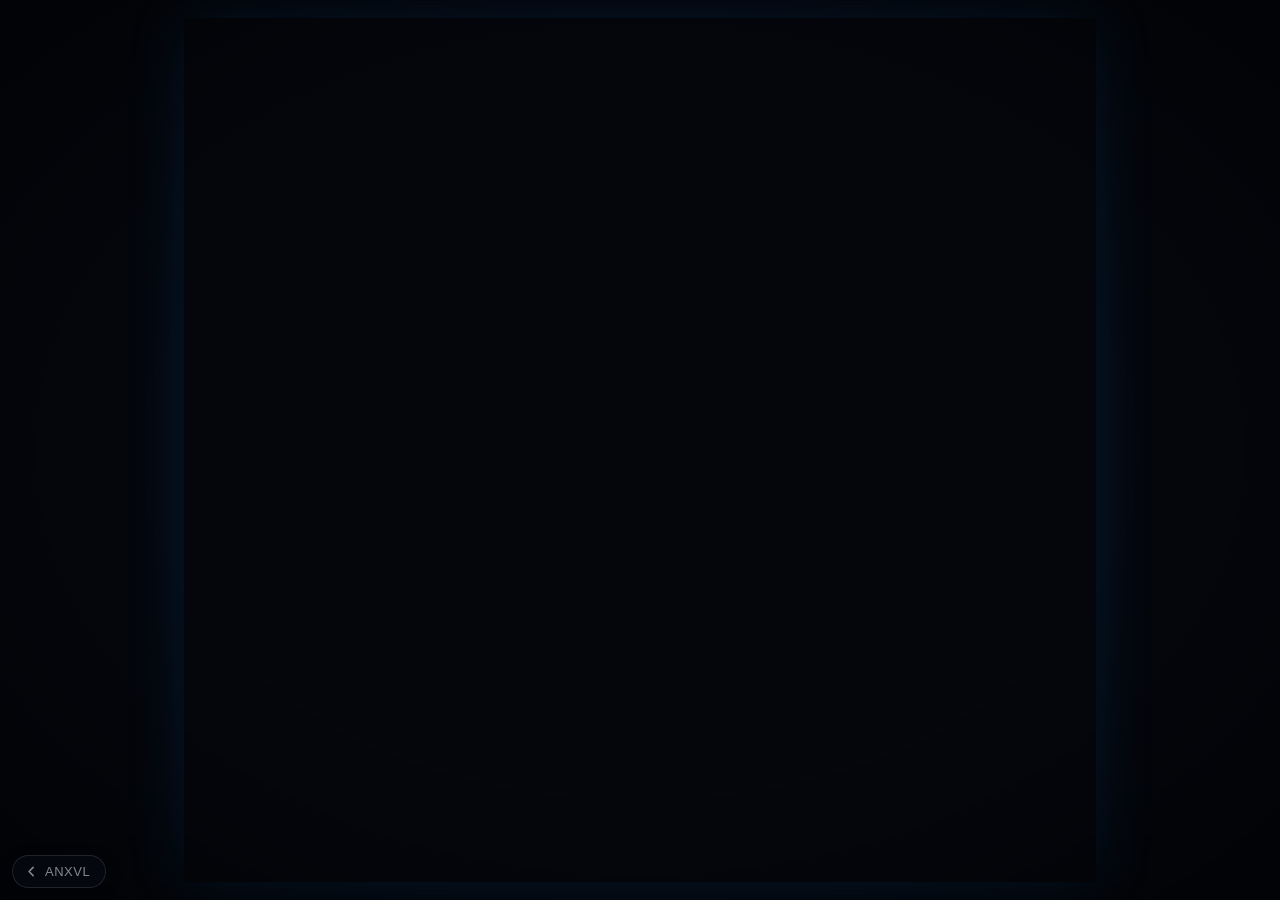
<file: proyectos/nova-wing/index.html>
<!DOCTYPE html>
<html lang="es" data-anxvl="nova-wing">
<head>
<meta charset="UTF-8">
<meta name="viewport" content="width=device-width, initial-scale=1.0, maximum-scale=1.0, user-scalable=no, viewport-fit=cover">
<title>NOVA WING — Sectores Estelares</title>
<meta name="description" content="Juego de naves por sectores estelares. Se juega en el navegador, con teclado o con el joystick tactil del movil.">
<meta name="theme-color" content="#070c16">
<link rel="icon" href="favicon.svg" type="image/svg+xml">
<link rel="icon" href="favicon.ico" sizes="any">
<link rel="apple-touch-icon" href="favicon-180.png">
<link rel="stylesheet" href="CSS/style.css">
<link rel="stylesheet" href="../../assets/css/tema-anxvl.css">
<script src="../../guard.js"></script>
</head>
<body>
<div class="vignette"></div>
<div class="scan"></div>
<canvas id="c"></canvas> <script src="JS/01-core.js"></script>
<script src="JS/02-audio.js"></script>
<script src="JS/03-data.js"></script>
<script src="JS/04-save.js"></script>
<script src="JS/05-input.js"></script>
<script src="JS/06-background.js"></script>
<script src="JS/07-player.js"></script>
<script src="JS/08-enemies.js"></script>
<script src="JS/09-bosses.js"></script>
<script src="JS/10-pickups.js"></script>
<script src="JS/11-waves.js"></script>
<script src="JS/12-collisions.js"></script>
<script src="JS/13-screens.js"></script>
<script src="JS/14-hud.js"></script>
<script src="JS/15-main.js"></script>
<script src="JS/16-music.js"></script>
<script src="../../assets/js/volver.js"></script>
</body>
</html>
</file>
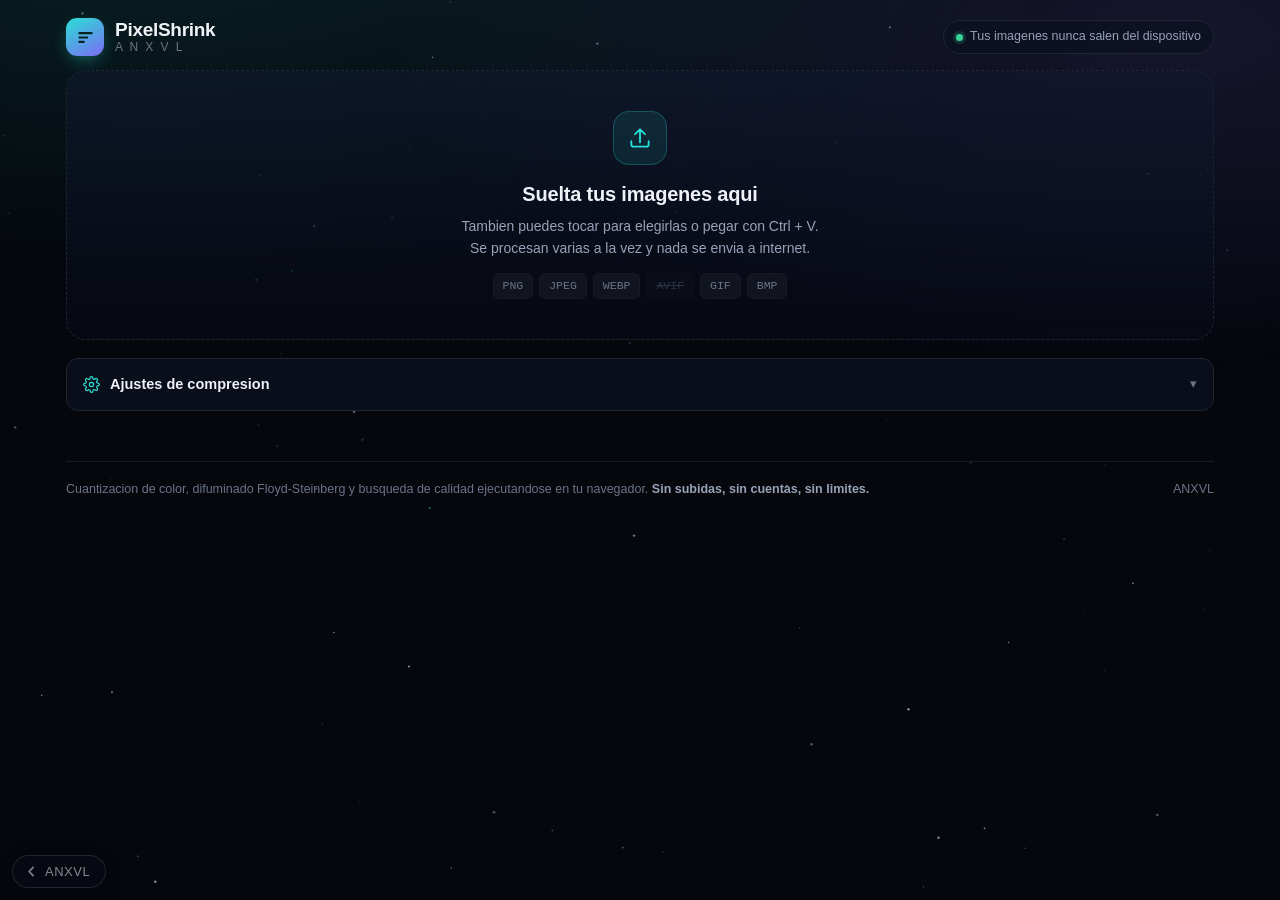
<file: proyectos/pixelshrink/index.html>
<!DOCTYPE html>
<html lang="es" data-anxvl="pixelshrink">
<head>
<meta charset="utf-8">
<meta name="viewport" content="width=device-width, initial-scale=1, viewport-fit=cover">
<meta name="color-scheme" content="dark">
<meta name="description" content="Compresor de imagenes que funciona entero en tu dispositivo. Reduce PNG, JPEG, WebP y AVIF sin subir nada a ningun servidor.">
<meta name="robots" content="noindex, nofollow">
<meta name="referrer" content="no-referrer">
<title>PixelShrink ANXVL — Comprime imagenes sin salir de tu dispositivo</title>
<link rel="icon" href="data:image/svg+xml,%3Csvg xmlns='http://www.w3.org/2000/svg' viewBox='0 0 32 32'%3E%3Crect width='32' height='32' rx='8' fill='%2329e0d4'/%3E%3Cpath d='M9 11h14M9 16h9M9 21h5' stroke='%2304231f' stroke-width='2.6' stroke-linecap='round'/%3E%3C/svg%3E">
<link rel="stylesheet" href="assets/css/base.css">
<link rel="stylesheet" href="assets/css/estilos.css">
<link rel="stylesheet" href="../../assets/css/tema-anxvl.css">
<script src="../../guard.js"></script>
</head>
<body> <canvas id="estrellas" aria-hidden="true"></canvas>
<div class="velo" aria-hidden="true"></div> <div class="envoltura"> <header class="cabecera"> <div class="marca"> <div class="logo" aria-hidden="true"> <svg viewBox="0 0 24 24" fill="none" stroke="#04231f" stroke-width="2.4" stroke-linecap="round"> <path d="M5 7h14M5 12h9M5 17h5"/> </svg> </div> <div> <h1 class="titulo">PixelShrink<span class="marca-anxvl">A N X V L</span></h1> </div> </div> <div class="sello"><span class="punto-vivo" aria-hidden="true"></span> Tus imagenes nunca salen del dispositivo</div> </header> <section id="zona" class="zona" tabindex="0" role="button" aria-label="Elegir imagenes para comprimir"> <div class="icono-zona" aria-hidden="true"> <svg viewBox="0 0 24 24" fill="none" stroke-width="1.7" stroke-linecap="round" stroke-linejoin="round"> <path d="M12 16V4m0 0L7.5 8.5M12 4l4.5 4.5"/> <path d="M4 15v3a2 2 0 0 0 2 2h12a2 2 0 0 0 2-2v-3"/> </svg> </div> <h2>Suelta tus imagenes aqui</h2> <p>Tambien puedes tocar para elegirlas o pegar con Ctrl + V. Se procesan varias a la vez y nada se envia a internet.</p> <div class="formatos-lista"> <span class="chip-formato">PNG</span> <span class="chip-formato">JPEG</span> <span class="chip-formato" id="chip-webp">WEBP</span> <span class="chip-formato" id="chip-avif">AVIF</span> <span class="chip-formato">GIF</span> <span class="chip-formato">BMP</span> </div> <input type="file" id="entrada" accept="image/*" multiple hidden> </section> <p class="aviso-global" id="aviso" role="status"></p> <details class="ajustes"> <summary> <svg viewBox="0 0 24 24" fill="none" stroke-width="1.7" stroke-linecap="round" stroke-linejoin="round" aria-hidden="true"> <circle cx="12" cy="12" r="3"/> <path d="M19.4 15a1.6 1.6 0 0 0 .3 1.8l.1.1a2 2 0 1 1-2.8 2.8l-.1-.1a1.6 1.6 0 0 0-1.8-.3 1.6 1.6 0 0 0-1 1.5V21a2 2 0 1 1-4 0v-.1A1.6 1.6 0 0 0 9 19.4a1.6 1.6 0 0 0-1.8.3l-.1.1a2 2 0 1 1-2.8-2.8l.1-.1a1.6 1.6 0 0 0 .3-1.8 1.6 1.6 0 0 0-1.5-1H3a2 2 0 1 1 0-4h.1A1.6 1.6 0 0 0 4.6 9a1.6 1.6 0 0 0-.3-1.8l-.1-.1a2 2 0 1 1 2.8-2.8l.1.1a1.6 1.6 0 0 0 1.8.3H9a1.6 1.6 0 0 0 1-1.5V3a2 2 0 1 1 4 0v.1a1.6 1.6 0 0 0 1 1.5 1.6 1.6 0 0 0 1.8-.3l.1-.1a2 2 0 1 1 2.8 2.8l-.1.1a1.6 1.6 0 0 0-.3 1.8V9a1.6 1.6 0 0 0 1.5 1H21a2 2 0 1 1 0 4h-.1a1.6 1.6 0 0 0-1.5 1Z"/> </svg> Ajustes de compresion <span class="flecha" aria-hidden="true">▾</span> </summary> <div class="rejilla-ajustes"> <div class="campo ancho-total"> <span class="etiqueta" id="lbl-modo">Como comprimir</span> <div class="segmentos" data-clave="modo" role="group" aria-labelledby="lbl-modo"> <button type="button" data-valor="inteligente" aria-pressed="true">Inteligente</button> <button type="button" data-valor="maxima" aria-pressed="false">Maxima</button> <button type="button" data-valor="sinPerdida" aria-pressed="false">Sin perdida</button> <button type="button" data-valor="manual" aria-pressed="false">Manual</button> </div> <p class="pista" id="nota-modo"></p> </div> <div class="campo"> <label for="formato">Formato de salida</label> <select id="formato"> <option value="auto">Automatico — elige el mas liviano</option> <option value="png">PNG</option> <option value="jpeg">JPEG</option> <option value="webp">WebP</option> <option value="avif">AVIF</option> </select> <p class="pista">En automatico se prueban varios formatos y gana el archivo mas pequeno que conserve la calidad.</p> </div> <div class="campo" id="campo-calidad"> <label for="calidad">Calidad</label> <div class="fila-inline"> <input type="range" id="calidad" min="5" max="100" step="1" value="80"> <span class="valor-rango" id="valor-calidad">80</span> </div> <p class="pista">Solo se usa en modo manual.</p> </div> <div class="campo"> <label for="dither">Difuminado de paleta</label> <div class="fila-inline"> <input type="range" id="dither" min="0" max="100" step="5" value="85"> <span class="valor-rango" id="valor-dither">85%</span> </div> <p class="pista">Reparte el error de color entre pixeles vecinos para que los degradados no se corten en bandas. Bajalo si prefieres zonas mas planas.</p> </div> <div class="campo"> <span class="etiqueta">Cambio de formato</span> <label class="interruptor"> <input type="checkbox" id="convertir" checked> <span class="pista-int" aria-hidden="true"></span> <span>Permitir convertir a WebP o AVIF</span> </label> <p class="pista">Suelen pesar bastante menos que PNG o JPEG con la misma calidad visual.</p> </div> <div class="campo"> <span class="etiqueta">Redimensionar</span> <label class="interruptor"> <input type="checkbox" id="redim-activo"> <span class="pista-int" aria-hidden="true"></span> <span>Reducir tambien las dimensiones</span> </label> <div class="fila-inline" id="redim-controles" style="display:none;margin-top:10px"> <select id="redim-modo"> <option value="ancho">Lado mayor maximo (px)</option> <option value="porcentaje">Porcentaje del original</option> </select> <input type="number" id="redim-valor" value="1920" min="1" max="20000" aria-label="Valor de redimension"> </div> </div> </div> </details> <section class="resumen" id="resumen" aria-live="polite"> <div class="cifra"><b id="cifra-archivos">0</b><span>Imagenes listas</span></div> <div class="cifra destacada"><b id="cifra-ahorro">0 B</b><span>Espacio recuperado</span></div> <div class="cifra"><b id="cifra-pct">0%</b><span>Reduccion media</span></div> <div class="cifra"><b id="cifra-final">0 B</b><span>Peso final</span></div> <div class="acciones-resumen"> <button class="btn primario" id="btn-zip" disabled> <svg viewBox="0 0 24 24" fill="none" stroke="currentColor" stroke-width="1.7" stroke-linecap="round" stroke-linejoin="round"><path d="M4 7V5a2 2 0 0 1 2-2h12a2 2 0 0 1 2 2v2M4 7h16v12a2 2 0 0 1-2 2H6a2 2 0 0 1-2-2V7Zm7 3h2m-2 3h2m-2 3h2"/></svg> <span>Descargar ZIP</span> </button> <button class="btn" id="btn-todo" disabled>Descargar sueltas</button> <button class="btn discreto" id="btn-limpiar">Vaciar lista</button> </div> </section> <div class="lista" id="lista"></div> <footer class="nota-pie"> <span>Cuantizacion de color, difuminado Floyd-Steinberg y busqueda de calidad ejecutandose en tu navegador. <strong>Sin subidas, sin cuentas, sin limites.</strong></span> <span>ANXVL</span> </footer> </div> <div class="velo-modal" id="modal" role="dialog" aria-modal="true" aria-labelledby="modal-titulo"> <div class="modal"> <div class="modal-cabecera"> <h3 id="modal-titulo">Comparar</h3> <button class="cerrar" id="modal-cerrar" aria-label="Cerrar">×</button> </div> <div id="modal-cuerpo"></div> </div>
</div> <script src="assets/js/png.js"></script>
<script src="assets/js/cuantizador.js"></script>
<script src="assets/js/calidad.js"></script>
<script src="assets/js/formatos.js"></script>
<script src="assets/js/zip.js"></script>
<script src="assets/js/motor.js"></script>
<script src="assets/js/app.js"></script>
<script src="../../assets/js/volver.js"></script>
</body>
</html>
</file>
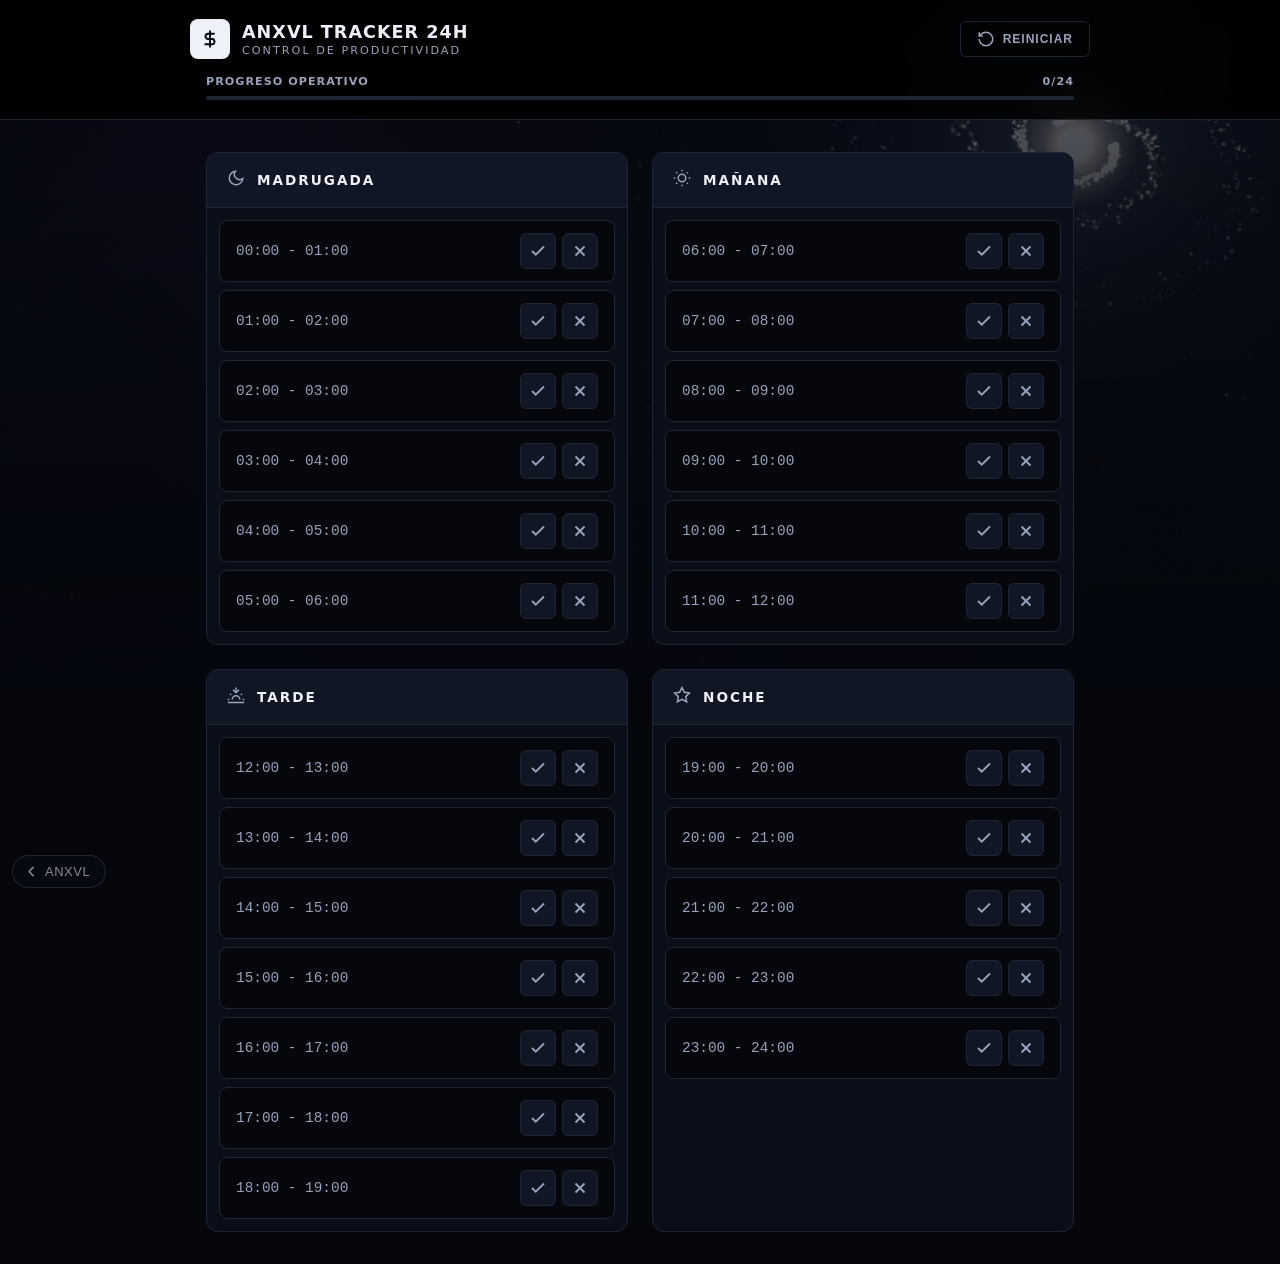
<file: proyectos/tracker-24h/index.html>
<!DOCTYPE html>
<html lang="es" data-anxvl="tracker-24h">
<head> <meta charset="UTF-8"> <meta name="viewport" content="width=device-width, initial-scale=1.0, maximum-scale=1.0, user-scalable=no"> <title>ANXVL Tracker 24H — Control de productividad</title> <meta name="description" content="Reparte el dia en bloques de una hora y marca cada uno como cumplido o fallado. Funciona entero en el navegador."> <meta name="theme-color" content="#000000"> <link rel="icon" href="favicon.svg" type="image/svg+xml"> <link rel="icon" href="favicon.ico" sizes="any"> <link rel="apple-touch-icon" href="favicon-180.png"> <link rel="stylesheet" href="css/style.css"> <link rel="stylesheet" href="../../assets/css/tema-anxvl.css">
<script src="../../guard.js"></script>
</head>
<body> <header class="header"> <div class="header-content"> <div class="brand-group"> <div class="logo-box"> <svg viewBox="0 0 24 24" fill="none" stroke="currentColor" stroke-width="2.5" stroke-linecap="square"><path d="M12 2v20M17 5H9.5a3.5 3.5 0 0 0 0 7h5a3.5 3.5 0 0 1 0 7H6"/></svg> </div> <div> <h1 class="brand-title">ANXVL Tracker 24H</h1> <p class="brand-subtitle">Control de Productividad</p> </div> </div> <button id="reset-btn" class="btn-reset"> <svg viewBox="0 0 24 24" fill="none" stroke="currentColor" stroke-width="2"><path d="M3 12a9 9 0 1 0 9-9 9.75 9.75 0 0 0-6.74 2.74L3 8"/><path d="M3 3v5h5"/></svg> <span class="reset-text">Reiniciar</span> </button> </div> <div class="progress-container"> <div class="progress-header"> <span>Progreso Operativo</span> <span id="progress-text">0/24</span> </div> <div class="progress-track"> <div id="progress-bar" class="progress-fill"></div> </div> </div> </header> <main id="schedule-container" class="main-container"> </main> <script src="js/main.js"></script> <script src="../../assets/js/galaxia.js" data-fondo="suave"></script> <script src="../../assets/js/volver.js"></script>
</body>
</html>
</file>
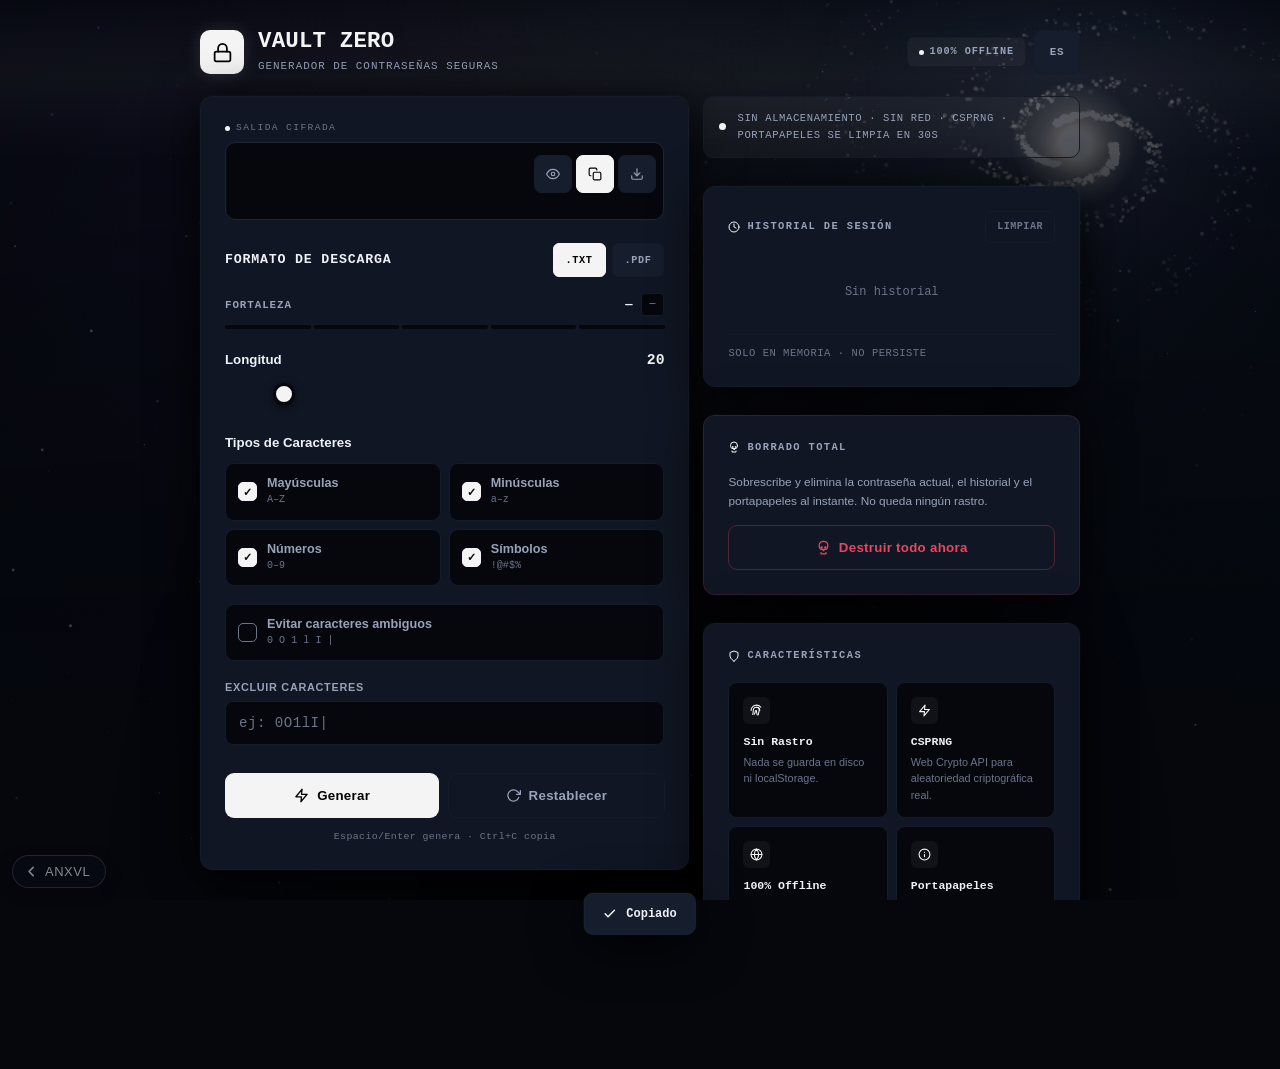
<file: proyectos/vault-zero/index.html>
<!DOCTYPE html>
<html lang="es" data-anxvl="vault-zero">
<head>
<meta charset="UTF-8">
<meta name="viewport" content="width=device-width, initial-scale=1.0, viewport-fit=cover">
<meta name="description" content="Vault Zero — Generador de contraseñas criptográficamente seguras. 100% offline, sin red, sin almacenamiento, sin rastro.">
<meta name="theme-color" content="#000000">
<meta name="color-scheme" content="dark">
<title>Vault Zero — Generador Seguro</title>
<link rel="icon" href="data:image/svg+xml,%3Csvg xmlns='http://www.w3.org/2000/svg' viewBox='0 0 24 24'%3E%3Crect width='24' height='24' rx='5' fill='%23000'/%3E%3Crect x='4' y='11' width='16' height='9' rx='2' fill='%23f4f4f4'/%3E%3Cpath d='M7 11V8a5 5 0 0 1 10 0v3' fill='none' stroke='%23f4f4f4' stroke-width='2'/%3E%3C/svg%3E">
<link rel="stylesheet" href="css/style.css">
<link rel="stylesheet" href="../../assets/css/tema-anxvl.css">
<script src="../../guard.js"></script>
</head>
<body> <canvas id="cv-stream" aria-hidden="true"></canvas>
<div class="scanline" aria-hidden="true"></div>
<div class="wipe-flash" id="wipe-flash" aria-hidden="true"></div> <div id="live-region" class="sr-only" aria-live="polite" aria-atomic="true"></div> <noscript> <div style="max-width:520px;margin:15vh auto;padding:24px;background:#0e0e0e;border:1px solid rgba(255,255,255,.13);border-radius:12px;color:#e9e9e9;font-family:system-ui,sans-serif;text-align:center"> Vault Zero necesita JavaScript para generar contraseñas de forma segura en tu propio dispositivo. Actívalo para continuar.<br><br> Vault Zero needs JavaScript to generate passwords securely on your own device. Please enable it to continue. </div>
</noscript> <svg xmlns="http://www.w3.org/2000/svg" style="display:none"> <symbol id="i-lock" viewBox="0 0 24 24" fill="none" stroke="currentColor" stroke-width="2" stroke-linecap="round" stroke-linejoin="round"><rect x="3" y="11" width="18" height="11" rx="2"/><path d="M7 11V7a5 5 0 0 1 10 0v4"/></symbol> <symbol id="i-shield" viewBox="0 0 24 24" fill="none" stroke="currentColor" stroke-width="2" stroke-linecap="round" stroke-linejoin="round"><path d="M12 22s8-4 8-10V5l-8-3-8 3v7c0 6 8 10 8 10z"/></symbol> <symbol id="i-eye" viewBox="0 0 24 24" fill="none" stroke="currentColor" stroke-width="2" stroke-linecap="round" stroke-linejoin="round"><path d="M1 12s4-8 11-8 11 8 11 8-4 8-11 8-11-8-11-8z"/><circle cx="12" cy="12" r="3"/></symbol> <symbol id="i-eyeoff" viewBox="0 0 24 24" fill="none" stroke="currentColor" stroke-width="2" stroke-linecap="round" stroke-linejoin="round"><path d="M17.94 17.94A10.07 10.07 0 0 1 12 20c-7 0-11-8-11-8a18.45 18.45 0 0 1 5.06-5.94M9.9 4.24A9.12 9.12 0 0 1 12 4c7 0 11 8 11 8a18.5 18.5 0 0 1-2.16 3.19"/><line x1="1" y1="1" x2="23" y2="23"/></symbol> <symbol id="i-copy" viewBox="0 0 24 24" fill="none" stroke="currentColor" stroke-width="2" stroke-linecap="round" stroke-linejoin="round"><rect x="9" y="9" width="13" height="13" rx="2"/><path d="M5 15H4a2 2 0 0 1-2-2V4a2 2 0 0 1 2-2h9a2 2 0 0 1 2 2v1"/></symbol> <symbol id="i-dl" viewBox="0 0 24 24" fill="none" stroke="currentColor" stroke-width="2" stroke-linecap="round" stroke-linejoin="round"><path d="M21 15v4a2 2 0 0 1-2 2H5a2 2 0 0 1-2-2v-4"/><polyline points="7 10 12 15 17 10"/><line x1="12" y1="15" x2="12" y2="3"/></symbol> <symbol id="i-refresh" viewBox="0 0 24 24" fill="none" stroke="currentColor" stroke-width="2" stroke-linecap="round" stroke-linejoin="round"><polyline points="23 4 23 10 17 10"/><path d="M20.49 15a9 9 0 1 1-2.12-9.36L23 10"/></symbol> <symbol id="i-bolt" viewBox="0 0 24 24" fill="none" stroke="currentColor" stroke-width="2" stroke-linecap="round" stroke-linejoin="round"><polygon points="13 2 3 14 12 14 11 22 21 10 12 10 13 2"/></symbol> <symbol id="i-clock" viewBox="0 0 24 24" fill="none" stroke="currentColor" stroke-width="2" stroke-linecap="round" stroke-linejoin="round"><circle cx="12" cy="12" r="10"/><polyline points="12 6 12 12 16 14"/></symbol> <symbol id="i-fp" viewBox="0 0 24 24" fill="none" stroke="currentColor" stroke-width="2" stroke-linecap="round" stroke-linejoin="round"><path d="M2 12C2 6.5 6.5 2 12 2a10 10 0 0 1 8 4"/><path d="M5 19.5C5.5 18 6 15 6 12c0-4 2.5-6 6-6 2.5 0 5 1.5 5 5 0 3.5-1.5 7-2 9"/><path d="M10 12c0 2.5-1 5-2 7"/><path d="M12 12c0 2.5.5 6.5 1.5 8"/><path d="M18 12a6 6 0 0 0-6-6"/></symbol> <symbol id="i-zap" viewBox="0 0 24 24" fill="none" stroke="currentColor" stroke-width="2" stroke-linecap="round" stroke-linejoin="round"><polygon points="13 2 3 14 12 14 11 22 21 10 12 10 13 2"/></symbol> <symbol id="i-globe" viewBox="0 0 24 24" fill="none" stroke="currentColor" stroke-width="2" stroke-linecap="round" stroke-linejoin="round"><circle cx="12" cy="12" r="10"/><line x1="2" y1="12" x2="22" y2="12"/><path d="M12 2a15.3 15.3 0 0 1 4 10 15.3 15.3 0 0 1-4 10 15.3 15.3 0 0 1-4-10 15.3 15.3 0 0 1 4-10z"/></symbol> <symbol id="i-info" viewBox="0 0 24 24" fill="none" stroke="currentColor" stroke-width="2" stroke-linecap="round" stroke-linejoin="round"><circle cx="12" cy="12" r="10"/><line x1="12" y1="16" x2="12" y2="12"/><line x1="12" y1="8" x2="12.01" y2="8"/></symbol> <symbol id="i-skull" viewBox="0 0 24 24" fill="none" stroke="currentColor" stroke-width="2" stroke-linecap="round" stroke-linejoin="round"><circle cx="9" cy="12" r="1"/><circle cx="15" cy="12" r="1"/><path d="M8 20v2h8v-2"/><path d="M12.5 17l-.5-1-.5 1h1z"/><path d="M19 9c0 4-2.5 6-2.5 6h-9S5 13 5 9a7 7 0 0 1 14 0z"/></symbol> <symbol id="i-check" viewBox="0 0 24 24" fill="none" stroke="currentColor" stroke-width="2.5" stroke-linecap="round" stroke-linejoin="round"><polyline points="20 6 9 17 4 12"/></symbol> <symbol id="i-key" viewBox="0 0 24 24" fill="none" stroke="currentColor" stroke-width="2" stroke-linecap="round" stroke-linejoin="round"><circle cx="7.5" cy="15.5" r="5.5"/><path d="M21 2l-9.6 9.6"/><path d="M15.5 7.5l3 3L22 7l-3-3"/></symbol>
</svg> <div id="app">
<div class="container"> <header> <div class="hdr"> <div class="brand"> <div class="brand-icon"><svg><use href="#i-lock"/></svg></div> <div> <div class="brand-name">VAULT ZERO</div> <div class="brand-sub" id="t-tagline">Generador de Contraseñas Seguras</div> </div> </div> <div class="hdr-right"> <div class="badge"><span class="dot" aria-hidden="true"></span><span id="t-badge">100% Offline</span></div> <button class="ico-btn lang-btn" id="lang-btn" title="Toggle language" aria-label="Toggle language ES/EN">ES</button> </div> </div> </header> <main> <div class="layout"> <div class="gen-panel"> <div class="card" id="out-card"> <span class="hud-br1" aria-hidden="true"></span><span class="hud-br2" aria-hidden="true"></span> <div class="out-wrap"> <div class="out-eyebrow"><span class="blip" aria-hidden="true"></span><span id="t-out-eyebrow">Salida cifrada</span></div> <textarea id="out-field" class="out-field" readonly rows="2"
              spellcheck="false" autocomplete="off"
              aria-label="Contraseña generada"></textarea> <div class="out-btns"> <button class="out-btn" id="vis-btn" title="Alternar visibilidad" aria-label="Alternar visibilidad de la contraseña"> <svg><use href="#i-eye"/></svg> </button> <button class="out-btn cpy" id="cpy-btn" title="Copiar" aria-label="Copiar contraseña al portapapeles"> <svg><use href="#i-copy"/></svg> </button> <button class="out-btn" id="dl-btn" title="Descargar" aria-label="Descargar contraseña como archivo"> <svg><use href="#i-dl"/></svg> </button> </div> </div> <div class="opt-row" style="margin-bottom:16px"> <span class="opt-lbl fmt-lbl-text" id="t-fmt-lbl">Formato de descarga</span> <div class="fmt-toggle" role="group" aria-label="Formato de descarga"> <button class="fmt-pill on" id="fmt-txt" data-fmt="txt" aria-pressed="true">.TXT</button> <button class="fmt-pill" id="fmt-pdf" data-fmt="pdf" aria-pressed="false">.PDF</button> </div> </div> <div class="clip-timer" id="clip-timer" role="status"> <svg style="width:12px;height:12px;color:var(--accent);flex-shrink:0" viewBox="0 0 24 24" fill="none" stroke="currentColor" stroke-width="2"><circle cx="12" cy="12" r="10"/><polyline points="12 6 12 12 16 14"/></svg> <span class="clip-label" id="clip-label">Portapapeles · limpiar en <b id="clip-secs">30</b>s</span> <div class="clip-bar-wrap"><div class="clip-bar" id="clip-bar" style="width:100%"></div></div> </div> <div class="strength-box"> <div class="strength-top"> <span class="str-lbl" id="t-str-lbl">Fortaleza</span> <div class="str-right"> <span class="str-val" id="str-val">—</span> <span class="entropy" id="entropy">—</span> </div> </div> <div class="segs" id="segs" role="img" aria-hidden="true"> <div class="seg" id="sg1"></div> <div class="seg" id="sg2"></div> <div class="seg" id="sg3"></div> <div class="seg" id="sg4"></div> <div class="seg" id="sg5"></div> </div> <div class="crack-note" id="crack-note"></div> </div> <div id="pw-opts"> <div class="opt-section"> <div class="opt-row"> <label class="opt-lbl" id="t-length" for="len-slider">Longitud</label> <span class="opt-val" id="len-val">20</span> </div> <input type="range" min="6" max="128" value="20" class="slider" id="len-slider" aria-label="Longitud de la contraseña"> </div> <div class="opt-section"> <div class="opt-row" style="margin-bottom:10px"> <span class="opt-lbl" id="t-types">Tipos de Caracteres</span> </div> <div class="chk-grid"> <label class="chk-opt"> <input type="checkbox" id="ck-up" checked> <span class="chkbox" aria-hidden="true"></span> <div><div class="chk-text" id="t-upper">Mayúsculas</div><div class="chk-sub">A–Z</div></div> </label> <label class="chk-opt"> <input type="checkbox" id="ck-lo" checked> <span class="chkbox" aria-hidden="true"></span> <div><div class="chk-text" id="t-lower">Minúsculas</div><div class="chk-sub">a–z</div></div> </label> <label class="chk-opt"> <input type="checkbox" id="ck-nu" checked> <span class="chkbox" aria-hidden="true"></span> <div><div class="chk-text" id="t-nums">Números</div><div class="chk-sub">0–9</div></div> </label> <label class="chk-opt"> <input type="checkbox" id="ck-sy" checked> <span class="chkbox" aria-hidden="true"></span> <div><div class="chk-text" id="t-syms">Símbolos</div><div class="chk-sub">!@#$%</div></div> </label> </div> </div> <div class="opt-section"> <label class="chk-opt ambig-opt"> <input type="checkbox" id="ck-ambig"> <span class="chkbox" aria-hidden="true"></span> <div><div class="chk-text" id="t-ambig-lbl">Evitar caracteres ambiguos</div><div class="chk-sub" id="t-ambig-sub">0 O 1 l I |</div></div> </label> </div> <div class="excl-wrap" id="excl-wrap"> <label class="excl-lbl" for="excl-inp" id="t-excl">Excluir caracteres</label> <input type="text" id="excl-inp" class="excl-input" placeholder="ej: 0O1lI|" autocomplete="off" spellcheck="false" maxlength="60" aria-describedby="excl-err"> <div class="excl-err-msg" id="excl-err" role="alert"></div> </div> </div> <div class="actions"> <button class="btn btn-primary" id="gen-btn"> <svg><use href="#i-bolt"/></svg> <span id="t-gen">Generar</span> </button> <button class="btn btn-ghost" id="rst-btn"> <svg><use href="#i-refresh"/></svg> <span id="t-reset">Restablecer</span> </button> </div> <div class="kbd-hint" id="t-kbdhint">Espacio/Enter genera · Ctrl+C copia</div> </div> </div> <div class="side-panel"> <div class="sec-badge"> <div class="sec-dot" aria-hidden="true"></div> <div class="sec-text" id="t-sec-notice">SIN ALMACENAMIENTO · SIN RED · CSPRNG · PORTAPAPELES SE LIMPIA EN 30s</div> </div> <div class="card"> <span class="hud-br1" aria-hidden="true"></span><span class="hud-br2" aria-hidden="true"></span> <div class="card-hdr"> <div class="card-title"> <svg><use href="#i-clock"/></svg> <span id="t-hist">Historial de Sesión</span> </div> <button class="clr-btn" id="clr-btn"><span id="t-clr">Limpiar</span></button> </div> <div class="hist-list" id="hist-list"> <div class="hist-empty"><span id="t-no-hist">Sin historial</span></div> </div> <div class="hist-footer"> <span class="hist-footer-lbl" id="t-save-loc">Solo en memoria · no persiste</span> </div> </div> <div class="card wipe-card"> <div class="card-hdr"> <div class="card-title"><svg><use href="#i-skull"/></svg><span id="t-wipe-title">Borrado Total</span></div> </div> <p class="wipe-desc" id="t-wipe-desc">Sobrescribe y elimina la contraseña actual, el historial y el portapapeles al instante. No queda ningún rastro.</p> <button class="btn btn-danger" id="wipe-btn" style="width:100%"> <svg><use href="#i-skull"/></svg> <span id="t-wipe-btn">Destruir todo ahora</span> </button> </div> <div class="card"> <span class="hud-br1" aria-hidden="true"></span><span class="hud-br2" aria-hidden="true"></span> <div class="card-hdr"> <div class="card-title"><svg><use href="#i-shield"/></svg><span id="t-feat">Características</span></div> </div> <div class="info-grid"> <div class="info-card"> <div class="info-ico"><svg><use href="#i-fp"/></svg></div> <div class="info-title" id="t-f1">Sin Rastro</div> <div class="info-desc" id="t-f1d">Nada se guarda en disco ni localStorage.</div> </div> <div class="info-card"> <div class="info-ico"><svg><use href="#i-zap"/></svg></div> <div class="info-title" id="t-f2">CSPRNG</div> <div class="info-desc" id="t-f2d">Web Crypto API para aleatoriedad criptográfica real.</div> </div> <div class="info-card"> <div class="info-ico"><svg><use href="#i-globe"/></svg></div> <div class="info-title" id="t-f3">100% Offline</div> <div class="info-desc" id="t-f3d">Sin internet. Funciona en cualquier dispositivo.</div> </div> <div class="info-card"> <div class="info-ico"><svg><use href="#i-info"/></svg></div> <div class="info-title" id="t-f4">Portapapeles</div> <div class="info-desc" id="t-f4d">Limpieza automática a los 30 segundos.</div> </div> </div> </div> </div> </div> </main> <footer> <p id="t-footer">Vault Zero — Zero storage · Zero trace · Zero trust</p> </footer>
</div>
</div> <div class="toast" id="toast" role="status" aria-live="polite"> <span class="toast-ico"><svg><use href="#i-check"/></svg></span> <span class="toast-msg" id="toast-msg">Copiado</span>
</div> <script src="js/app.js"></script>
<script src="../../assets/js/galaxia.js" data-fondo="suave"></script>
<script src="../../assets/js/volver.js"></script>
</body>
</html>
</file>
<file: assets/css/base.css>
:root{ --negro:#05070d;--blanco:#ffffff;--texto:#eef1f7;--texto-suave:#98a2b8;--fondo:#05070d;--superficie:#101623;--borde:#1e2634;--inverso-fondo:#eef1f7;--inverso-texto:#05070d;  --fuente:-apple-system,BlinkMacSystemFont,"Segoe UI","Inter",Roboto,"Helvetica Neue",Helvetica,Arial,sans-serif;--t-xs:0.8125rem; --t-sm:0.9375rem; --t-base:1.0625rem; --t-md:1.25rem; --t-lg:clamp(1.375rem,1.15rem + 0.9vw,1.75rem);--t-xl:clamp(1.7rem,1.3rem + 1.7vw,2.5rem);--t-2xl:clamp(2.25rem,1.55rem + 3vw,3.6rem);--t-3xl:clamp(2.8rem,1.7rem + 5vw,5.5rem); --e-1:4px;--e-2:8px;--e-3:12px;--e-4:16px;--e-5:24px;--e-6:32px;--e-7:48px;--e-8:64px;--e-9:96px; --radio-sm:8px;--radio:12px;--radio-lg:20px;--radio-pill:999px; --ancho-max:1300px;--ancho-texto:68ch;--alto-header:72px;--padding-lateral:clamp(22px,5vw,56px); --trans:200ms cubic-bezier(0.2,0,0,1)} *,*::before,*::after{box-sizing:border-box}*{margin:0}html{background:var(--fondo);-webkit-text-size-adjust:100%;scroll-behavior:smooth;scroll-padding-top:calc(var(--alto-header) + 16px)}body{font-family:var(--fuente);font-size:var(--t-base);line-height:1.55;color:var(--texto);background:transparent;-webkit-font-smoothing:antialiased;text-rendering:optimizeLegibility}img,picture,svg,video{display:block;max-width:100%}input,button,textarea,select{font:inherit;color:inherit}button{cursor:pointer;background:none;border:none}ul,ol{list-style:none;padding:0}a{color:inherit;text-decoration:none} h1,h2,h3,h4{font-weight:600;line-height:1.1;letter-spacing:-0.025em;text-wrap:balance}h1{font-size:var(--t-3xl);letter-spacing:-0.035em}h2{font-size:var(--t-2xl)}h3{font-size:var(--t-lg);letter-spacing:-0.015em}h4{font-size:var(--t-md);letter-spacing:-0.01em}p{text-wrap:pretty}.plomo{font-size:var(--t-md);color:var(--texto-suave);max-width:54ch}.texto-suave{color:var(--texto-suave)}.prosa{max-width:var(--ancho-texto)}.prosa p + p,.prosa p + ul{margin-top:var(--e-4)}.prosa h2{font-size:var(--t-xl);margin-top:var(--e-7);margin-bottom:var(--e-3)}.prosa ul{list-style:disc;padding-left:1.25em}.prosa li + li{margin-top:var(--e-2)}:focus-visible{outline:2px solid var(--texto);outline-offset:3px;border-radius:2px}.solo-lectores{position:absolute;width:1px;height:1px;padding:0;overflow:hidden;clip:rect(0 0 0 0);white-space:nowrap;border:0}.saltar-al-contenido{position:absolute;left:var(--e-4);top:-100px;z-index:100;padding:var(--e-3) var(--e-4);background:var(--inverso-fondo);color:var(--inverso-texto);border-radius:var(--radio-sm);transition:top var(--trans)}.saltar-al-contenido:focus{top:var(--e-3)}@media (prefers-reduced-motion:reduce){html{scroll-behavior:auto}*,*::before,*::after{animation-duration:0.01ms !important;animation-iteration-count:1 !important;transition-duration:0.01ms !important}} .cosmos{position:fixed;inset:0;z-index:-1;pointer-events:none}.cosmos canvas{display:block;width:100%;height:100%}.cosmos::after{content:"";position:absolute;inset:0;background:linear-gradient( to bottom,transparent 0%,transparent 46%,color-mix(in srgb,var(--fondo) 72%,transparent) 70%,var(--fondo) 96% )}
</file>
<file: assets/css/layout.css>
.contenedor{width:100%;max-width:var(--ancho-max);margin-inline:auto;padding-inline:var(--padding-lateral)}.seccion{padding-block:clamp(72px,10vw,128px)}.seccion--compacta{padding-block:var(--e-8)}.seccion__cabecera{display:flex;flex-wrap:wrap;align-items:baseline;justify-content:space-between;gap:var(--e-4);margin-bottom:var(--e-6)}.seccion__titulo{font-size:var(--t-xl)} .cabecera{position:sticky;top:0;z-index:50;background:color-mix(in srgb,var(--fondo) 88%,transparent);backdrop-filter:saturate(180%) blur(14px);border-bottom:1px solid transparent;transition:border-color var(--trans)}.cabecera[data-desplazada="true"]{border-bottom-color:var(--borde);background:color-mix(in srgb,var(--fondo) 78%,transparent)}.cabecera__interior{display:flex;align-items:center;gap:var(--e-6);height:var(--alto-header)}.marca{display:inline-flex;align-items:center;gap:var(--e-2);font-weight:600;font-size:var(--t-md);letter-spacing:-0.02em;flex-shrink:0}.marca__glifo{width:22px;height:22px}.nav{display:flex;align-items:center;gap:var(--e-1);margin-right:auto}.nav__enlace{display:inline-block;padding:var(--e-2) var(--e-3);font-size:var(--t-sm);color:var(--texto-suave);border-radius:var(--radio-sm);transition:color var(--trans),background-color var(--trans)}.nav__enlace:hover{color:var(--texto);background:var(--superficie)}.nav__enlace[aria-current="page"]{color:var(--texto);font-weight:500}.cabecera__acciones{display:flex;align-items:center;gap:var(--e-2)}.menu-boton{display:none;width:40px;height:40px;align-items:center;justify-content:center;border-radius:var(--radio-sm);color:var(--texto)}.menu-boton:hover{background:var(--superficie)}@media (max-width:800px){.nav{position:fixed;inset:var(--alto-header) 0 auto 0;flex-direction:column;align-items:stretch;gap:0;padding:var(--e-3) var(--padding-lateral) var(--e-5);background:var(--fondo);border-bottom:1px solid var(--borde);transform:translateY(-8px);opacity:0;visibility:hidden;transition:opacity var(--trans),transform var(--trans),visibility var(--trans)}.nav[data-abierto="true"]{transform:translateY(0);opacity:1;visibility:visible}.nav__enlace{padding:var(--e-3) var(--e-2);font-size:var(--t-md);border-bottom:1px solid var(--borde);border-radius:0}.menu-boton{display:flex}.cabecera__acciones .boton{display:none}} .hero{padding-top:clamp(88px,14vw,190px);padding-bottom:var(--e-9)}.hero__titulo{max-width:16ch}.hero__texto{margin-top:var(--e-5);font-size:var(--t-md);color:var(--texto-suave);max-width:52ch}.hero__acciones{display:flex;flex-wrap:wrap;gap:var(--e-3);margin-top:var(--e-6)} .rejilla{display:grid;grid-template-columns:repeat(auto-fill,minmax(330px,1fr));gap:var(--e-8) var(--e-6)}.rejilla--dos{grid-template-columns:repeat(auto-fit,minmax(min(100%,420px),1fr));gap:var(--e-5)} .franja{display:grid;grid-template-columns:repeat(auto-fit,minmax(min(100%,340px),1fr));gap:var(--e-6);align-items:start;padding:var(--e-8) var(--e-7);background:var(--superficie);border-radius:var(--radio-lg)}@media (max-width:640px){.franja{padding:var(--e-6) var(--e-5)}} .pie{position:relative;border-top:1px solid var(--borde);padding-block:var(--e-8) var(--e-6);margin-top:var(--e-8);background:linear-gradient( to bottom,transparent,color-mix(in srgb,var(--fondo) 92%,transparent) )} .pie__columnas{display:grid;grid-template-columns:1.7fr repeat(3,minmax(0,1fr));gap:var(--e-7) var(--e-6);align-items:start}@media (max-width:900px){.pie__columnas{grid-template-columns:1fr 1fr;gap:var(--e-6) var(--e-5)}.pie__marca{grid-column:1 / -1}}@media (max-width:460px){.pie__columnas{grid-template-columns:1fr}}.pie__marca p{margin-top:var(--e-3);font-size:var(--t-sm);color:var(--texto-suave);max-width:32ch}.pie__titulo{font-size:var(--t-xs);font-weight:600;letter-spacing:0.06em;text-transform:uppercase;color:var(--texto-suave);margin-bottom:var(--e-4)}.pie__lista li + li{margin-top:var(--e-3)}.pie__lista a{display:inline-flex;align-items:center;gap:var(--e-2);font-size:var(--t-sm);color:var(--texto-suave);transition:color var(--trans),gap var(--trans)}.pie__lista a:hover{color:var(--texto);gap:11px}.pie__lista .icono{width:15px;height:15px;flex:0 0 auto;opacity:0.7}.pie__lista a:hover .icono{opacity:1}.pie__legal{display:flex;flex-wrap:wrap;align-items:center;justify-content:space-between;gap:var(--e-3);margin-top:var(--e-8);padding-top:var(--e-5);border-top:1px solid var(--borde);font-size:var(--t-xs);color:var(--texto-suave)}
</file>
<file: assets/css/componentes.css>
.boton{display:inline-flex;align-items:center;justify-content:center;gap:var(--e-2);padding:12px 24px;font-size:var(--t-sm);font-weight:500;line-height:1.2;border-radius:var(--radio-pill);border:1px solid transparent;white-space:nowrap;transition:background-color var(--trans),border-color var(--trans),color var(--trans),opacity var(--trans)}.boton--primario{background:var(--inverso-fondo);color:var(--inverso-texto)}.boton--primario:hover{opacity:0.82}.boton--secundario{border-color:var(--borde);color:var(--texto)}.boton--secundario:hover{background:var(--superficie);border-color:var(--texto-suave)}.boton--claro{background:var(--blanco);color:var(--negro)}.boton--claro:hover{opacity:0.88}.boton--fantasma{border-color:rgba(255,255,255,0.5);color:#fff}.boton--fantasma:hover{background:rgba(255,255,255,0.14)}.boton--pequeno{padding:7px 14px;font-size:var(--t-xs)} .destacado{position:relative;display:block;min-height:clamp(400px,52vw,640px);border-radius:var(--radio-lg);overflow:hidden;background:var(--superficie);box-shadow:inset 0 0 0 1px var(--borde);isolation:isolate}.destacado__media{position:absolute;inset:0;width:100%;height:100%;object-fit:cover;z-index:-2}.destacado::after{content:"";position:absolute;inset:0;z-index:-1;background:linear-gradient( to top,rgba(0,0,0,0.78) 0%,rgba(0,0,0,0.35) 45%,rgba(0,0,0,0.05) 100% )}.destacado__contenido{position:absolute;inset:auto 0 0 0;padding:clamp(24px,4vw,44px);color:#fff;max-width:720px}.destacado__etiqueta{font-size:var(--t-sm);color:rgba(255,255,255,0.78)}.destacado__titulo{margin-top:var(--e-2);font-size:var(--t-2xl);color:#fff}.destacado__acciones{display:flex;flex-wrap:wrap;gap:var(--e-3);margin-top:var(--e-5)} .tarjeta{display:flex;flex-direction:column;height:100%}.tarjeta__marco{position:relative;aspect-ratio:16 / 10;border-radius:var(--radio);overflow:hidden;background:var(--superficie);box-shadow:inset 0 0 0 1px var(--borde)}.tarjeta__imagen{width:100%;height:100%;object-fit:cover;transition:transform 320ms cubic-bezier(0.2,0,0,1)}.tarjeta:hover .tarjeta__imagen{transform:scale(1.035)}.tarjeta__cuerpo{padding-top:var(--e-4);display:flex;flex-direction:column;gap:var(--e-2);flex:1}.tarjeta__meta{display:flex;align-items:center;gap:var(--e-2);font-size:var(--t-xs);color:var(--texto-suave)}.tarjeta__punto{width:3px;height:3px;border-radius:50%;background:var(--texto-suave)}.tarjeta__titulo{font-size:var(--t-lg);font-weight:600;letter-spacing:-0.015em;line-height:1.3}.tarjeta__enlace::after{content:"";position:absolute;inset:0}.tarjeta:hover .tarjeta__titulo{text-decoration:underline;text-underline-offset:3px}.tarjeta__resumen{font-size:var(--t-sm);color:var(--texto-suave)} .barra-herramientas{display:flex;flex-wrap:wrap;align-items:center;justify-content:space-between;gap:var(--e-4);margin-bottom:var(--e-6)}.filtros{display:flex;flex-wrap:wrap;gap:var(--e-2)}.chip{padding:9px 17px;font-size:var(--t-sm);border-radius:var(--radio-pill);border:1px solid var(--borde);color:var(--texto-suave);transition:all var(--trans)}.chip:hover{border-color:var(--texto-suave);color:var(--texto)}.chip[aria-pressed="true"]{background:var(--inverso-fondo);border-color:var(--inverso-fondo);color:var(--inverso-texto)}.buscador{position:relative;flex:0 1 280px}.buscador__campo{width:100%;padding:9px 14px 9px 38px;font-size:var(--t-sm);color:var(--texto);background:var(--superficie);border:1px solid transparent;border-radius:var(--radio-pill);transition:border-color var(--trans),background-color var(--trans)}.buscador__campo::placeholder{color:var(--texto-suave)}.buscador__campo:focus{outline:none;background:var(--fondo);border-color:var(--texto)}.buscador__icono{position:absolute;left:14px;top:50%;transform:translateY(-50%);width:15px;height:15px;color:var(--texto-suave);pointer-events:none} .vacio{padding:var(--e-8) var(--e-5);text-align:center;border:1px dashed var(--borde);border-radius:var(--radio)}.vacio__titulo{font-size:var(--t-md);font-weight:600}.vacio p{margin-top:var(--e-2);font-size:var(--t-sm);color:var(--texto-suave)} .pasos{counter-reset:paso;display:grid;grid-template-columns:repeat(auto-fit,minmax(min(100%,260px),1fr));gap:var(--e-5)}.paso{padding-top:var(--e-4);border-top:2px solid var(--texto)}.paso::before{counter-increment:paso;content:counter(paso);display:block;font-size:var(--t-sm);font-variant-numeric:tabular-nums;color:var(--texto-suave);margin-bottom:var(--e-2)}.paso h3{font-size:var(--t-base)}.paso p{margin-top:var(--e-2);font-size:var(--t-sm);color:var(--texto-suave)}.paso code{font-family:ui-monospace,SFMono-Regular,"SF Mono",Menlo,monospace;font-size:0.9em;padding:1px 5px;background:var(--superficie);border-radius:4px} .formulario{display:grid;gap:var(--e-4);max-width:520px}.campo{display:grid;gap:6px}.campo label{font-size:var(--t-sm);font-weight:500}.campo input,.campo textarea{padding:11px 14px;background:var(--fondo);border:1px solid var(--borde);border-radius:var(--radio-sm);transition:border-color var(--trans)}.campo input:focus,.campo textarea:focus{outline:none;border-color:var(--texto)}.campo textarea{resize:vertical;min-height:130px} .franja{background:color-mix(in srgb,var(--superficie) 82%,transparent);box-shadow:inset 0 0 0 1px var(--borde)}.buscador__campo{background:color-mix(in srgb,var(--superficie) 88%,transparent)} .revelar{opacity:0;transform:translateY(18px);transition:opacity 620ms cubic-bezier(0.2,0,0,1) var(--retraso,0ms),transform 620ms cubic-bezier(0.2,0,0,1) var(--retraso,0ms)}.revelar--visto{opacity:1;transform:none}@media (prefers-reduced-motion:reduce){.revelar{opacity:1;transform:none;transition:none}} @keyframes subir{from{opacity:0;transform:translateY(22px)}to{opacity:1;transform:none}}.hero__titulo,.hero__texto,.hero__acciones{animation:subir 780ms cubic-bezier(0.2,0,0,1) backwards}.hero__texto{animation-delay:110ms}.hero__acciones{animation-delay:210ms}@media (prefers-reduced-motion:reduce){.hero__titulo,.hero__texto,.hero__acciones{animation:none}} .tarjeta__marco::after{content:"";position:absolute;inset:0;border-radius:inherit;box-shadow:0 0 0 0 rgba(150,180,255,0);transition:box-shadow 320ms var(--trans);pointer-events:none}.tarjeta:hover .tarjeta__marco::after,.tarjeta:focus-within .tarjeta__marco::after{box-shadow:0 12px 40px -12px rgba(120,160,255,0.55),inset 0 0 0 1px rgba(190,210,255,0.35)}.destacado::before{content:"";position:absolute;inset:0;z-index:1;border-radius:inherit;box-shadow:inset 0 0 0 1px rgba(190,210,255,0.12);transition:box-shadow 320ms var(--trans);pointer-events:none}.destacado:hover::before{box-shadow:inset 0 0 0 1px rgba(190,210,255,0.42)} .nav__enlace{position:relative}.nav__enlace::after{content:"";position:absolute;left:var(--e-3);right:var(--e-3);bottom:4px;height:1px;background:currentColor;transform:scaleX(0);transform-origin:left;transition:transform 260ms cubic-bezier(0.2,0,0,1)}.nav__enlace:hover::after,.nav__enlace[aria-current="page"]::after{transform:scaleX(1)}@media (max-width:800px){.nav__enlace::after{display:none}} .chip:active,.boton:active{transform:translateY(1px)}.boton{position:relative;overflow:hidden}.boton--primario::after{content:"";position:absolute;inset:0;background:linear-gradient( 115deg,transparent 30%,rgba(255,255,255,0.5) 50%,transparent 70% );transform:translateX(-120%);transition:transform 620ms cubic-bezier(0.2,0,0,1)}.boton--primario:hover::after{transform:translateX(120%)}@media (prefers-reduced-motion:reduce){.boton--primario::after{display:none}.chip:active,.boton:active{transform:none}} .sprite-iconos{position:absolute;width:0;height:0;overflow:hidden}.icono{width:1em;height:1em;flex:0 0 auto;vertical-align:-0.125em}.marca__glifo{width:22px;height:22px;color:var(--texto)}.menu-boton .icono{width:20px;height:20px}.chip{display:inline-flex;align-items:center;gap:7px}.chip .icono{width:14px;height:14px;opacity:0.75}.chip[aria-pressed="true"] .icono{opacity:1}.boton .icono{width:14px;height:14px;transition:transform var(--trans)}.boton:hover .icono{transform:translateX(2px)}.paso h3{display:flex;align-items:center;gap:var(--e-2)}.icono--paso{width:17px;height:17px;color:var(--texto-suave)}.icono--vacio{width:30px;height:30px;color:var(--texto-suave);margin:0 auto var(--e-3);opacity:0.65} .subir{position:fixed;right:calc(env(safe-area-inset-right,0px) + 20px);bottom:calc(env(safe-area-inset-bottom,0px) + 20px);z-index:40;display:grid;place-items:center;width:44px;height:44px;color:var(--texto);background:color-mix(in srgb,var(--superficie) 82%,transparent);border:1px solid var(--borde);border-radius:50%;-webkit-backdrop-filter:blur(10px);backdrop-filter:blur(10px);opacity:0;visibility:hidden;transform:translateY(10px);transition:opacity var(--trans),transform var(--trans),visibility var(--trans),border-color var(--trans)}.subir[data-visible="true"]{opacity:1;visibility:visible;transform:none}.subir:hover{border-color:var(--texto-suave)}.subir .icono{width:17px;height:17px}@media print{.subir{display:none}} .buscador__atajo{position:absolute;right:10px;top:50%;transform:translateY(-50%);padding:2px 7px;font-family:ui-monospace,SFMono-Regular,Menlo,monospace;font-size:11px;line-height:1.5;color:var(--texto-suave);background:color-mix(in srgb,var(--fondo) 70%,transparent);border:1px solid var(--borde);border-radius:5px;pointer-events:none;transition:opacity var(--trans)}.buscador__campo:focus ~ .buscador__atajo,.buscador__campo:not(:placeholder-shown) ~ .buscador__atajo{opacity:0}@media (max-width:620px){.buscador__atajo{display:none}}
</file>
<file: proyectos/candy-cosmos/css/style.css>
:root{--bg-deep:#150a26;--bg-mid:#2b1750;--bg-mid-2:#3a1f5c;--panel:rgba(255,255,255,0.07);--panel-strong:rgba(255,255,255,0.12);--border-soft:rgba(255,255,255,0.14);--text:#f3eeff;--text-dim:#c9bfe6;--gold:#ffd166;--pink:#ff6fae;--cyan:#5ad8d8;--green:#6fe07a;--danger:#ff5d6c;--radius-lg:28px;--radius-md:18px;--radius-sm:12px;--font-display:'Baloo 2','Segoe UI',sans-serif;--font-body:'Nunito','Segoe UI',sans-serif;--motion:1}*{box-sizing:border-box;margin:0;padding:0;user-select:none;-webkit-tap-highlight-color:transparent}html,body{background:radial-gradient(circle at 30% 20%,var(--bg-mid-2),var(--bg-deep) 70%);font-family:var(--font-body);min-height:100vh;color:var(--text)}body{display:flex;justify-content:center;align-items:center;padding:10px;min-height:100vh;overflow-x:hidden}.icon-sprite{position:absolute;width:0;height:0;overflow:hidden}.icon{width:1.15em;height:1.15em;display:inline-block;vertical-align:-0.18em;fill:currentColor;flex-shrink:0} #app{position:relative;max-width:560px;width:100%;max-height:96vh;background:linear-gradient(165deg,rgba(255,255,255,0.06),rgba(255,255,255,0.02));backdrop-filter:blur(10px);border-radius:var(--radius-lg);box-shadow:0 30px 60px rgba(0,0,0,0.55),inset 0 1px 0 rgba(255,255,255,0.08);border:1px solid var(--border-soft);overflow:hidden;display:flex;flex-direction:column}.screen{display:none;flex:1;flex-direction:column;position:relative;min-height:0}.screen.active{display:flex;animation:screen-in 0.35s ease}@keyframes screen-in{from{opacity:0;transform:translateY(10px) scale(0.98)}to{opacity:1;transform:translateY(0) scale(1)}} #screen-menu{align-items:center;justify-content:center;padding:30px 24px;position:relative}.cosmic-bg{position:absolute;inset:0;overflow:hidden;pointer-events:none;z-index:-1}.cosmic-bg .star{position:absolute;width:4px;height:4px;border-radius:50%;background:#fff;opacity:0.7;animation:twinkle 2.6s ease-in-out infinite}.cosmic-bg .s1{top:8%;left:12%;animation-delay:0s}.cosmic-bg .s2{top:18%;left:78%;animation-delay:0.4s}.cosmic-bg .s3{top:30%;left:30%;animation-delay:0.9s}.cosmic-bg .s4{top:42%;left:88%;animation-delay:1.3s}.cosmic-bg .s5{top:60%;left:18%;animation-delay:0.2s}.cosmic-bg .s6{top:70%;left:65%;animation-delay:1.6s}.cosmic-bg .s7{top:85%;left:40%;animation-delay:0.7s}.cosmic-bg .s8{top:50%;left:50%;animation-delay:2s}@keyframes twinkle{0%,100%{opacity:0.15;transform:scale(0.8)}50%{opacity:0.9;transform:scale(1.3)}}.cosmic-bg .nebula{position:absolute;border-radius:50%;filter:blur(34px);opacity:0.55;animation:nebula-drift 16s ease-in-out infinite alternate}.cosmic-bg .n1{width:220px;height:220px;top:-40px;left:-50px;background:radial-gradient(circle,rgba(255,111,174,0.55),transparent 70%);animation-delay:0s}.cosmic-bg .n2{width:260px;height:260px;bottom:-60px;right:-60px;background:radial-gradient(circle,rgba(90,216,216,0.45),transparent 70%);animation-delay:3s}.cosmic-bg .n3{width:180px;height:180px;top:40%;right:-40px;background:radial-gradient(circle,rgba(255,209,102,0.35),transparent 70%);animation-delay:6s}@keyframes nebula-drift{0%{transform:translate(0,0) scale(1)}50%{transform:translate(18px,-14px) scale(1.12)}100%{transform:translate(-14px,10px) scale(0.96)}}.menu-card{position:relative;z-index:1;text-align:center;width:100%}.logo{font-family:var(--font-display);font-size:2.6rem;font-weight:800;letter-spacing:0.5px;color:var(--gold);text-shadow:0 4px 18px rgba(255,209,102,0.45);animation:logo-glow 3.2s ease-in-out infinite}@keyframes logo-glow{0%,100%{text-shadow:0 4px 18px rgba(255,209,102,0.45)}50%{text-shadow:0 4px 26px rgba(255,209,102,0.75),0 0 38px rgba(255,111,174,0.4)}}.logo span{color:var(--pink)}.tagline{color:var(--text-dim);font-size:0.92rem;margin-top:6px;margin-bottom:22px}.menu-stats{display:flex;justify-content:center;gap:10px;margin-bottom:26px;flex-wrap:wrap}.mini-stat{display:flex;align-items:center;gap:6px;background:var(--panel);border:1px solid var(--border-soft);padding:8px 14px;border-radius:999px;font-weight:700;font-size:0.9rem}.mini-stat .icon{color:var(--gold)}.menu-buttons{display:flex;flex-direction:column;gap:12px;max-width:320px;margin:0 auto}.btn{font-family:var(--font-display);display:flex;align-items:center;justify-content:center;gap:10px;background:var(--panel-strong);border:1px solid var(--border-soft);color:var(--text);padding:14px 18px;border-radius:var(--radius-md);font-size:1.02rem;font-weight:600;cursor:pointer;position:relative;overflow:hidden;transition:transform 0.15s ease,background 0.2s ease,box-shadow 0.2s ease}.btn:hover{background:rgba(255,255,255,0.2);transform:translateY(-2px)}.btn:active{transform:scale(0.96)}.btn-primary{background:linear-gradient(135deg,var(--pink),#c2418f);border:none;box-shadow:0 10px 24px rgba(255,111,174,0.35)}.btn-primary:hover{box-shadow:0 14px 28px rgba(255,111,174,0.5)}.btn-danger{background:rgba(255,93,108,0.18);border-color:rgba(255,93,108,0.4);color:#ffb3ba}.btn-danger:hover{background:rgba(255,93,108,0.3)}.audio-toggle{position:absolute;top:18px;right:18px;z-index:2;width:42px;height:42px;border-radius:50%;background:var(--panel);border:1px solid var(--border-soft);color:var(--text);display:flex;align-items:center;justify-content:center;cursor:pointer;transition:0.2s}.audio-toggle:hover{background:var(--panel-strong)}.audio-toggle.muted{color:var(--text-dim)} .sub-header{display:flex;align-items:center;justify-content:space-between;padding:16px 18px;border-bottom:1px solid var(--border-soft)}.sub-header h2{font-family:var(--font-display);font-size:1.3rem}.sub-header .spacer{width:38px}.icon-btn{width:38px;height:38px;border-radius:50%;background:var(--panel);border:1px solid var(--border-soft);color:var(--text);display:flex;align-items:center;justify-content:center;cursor:pointer;transition:0.2s;flex-shrink:0;position:relative;overflow:hidden}.icon-btn:hover{background:var(--panel-strong)}.icon-btn:active{transform:scale(0.92)} .levels-grid{flex:1;overflow-y:auto;padding:18px;display:grid;grid-template-columns:repeat(3,1fr);gap:12px;align-content:start}.level-card{aspect-ratio:1;border-radius:var(--radius-md);border:1px solid var(--border-soft);display:flex;flex-direction:column;align-items:center;justify-content:center;gap:4px;cursor:pointer;position:relative;color:var(--text);font-family:var(--font-display);font-weight:700;transition:transform 0.15s ease}.level-card:hover{transform:translateY(-3px)}.level-card:active{transform:scale(0.94)}.level-card .lv-num{font-size:1.5rem}.level-card .lv-stars{display:flex;gap:2px}.level-card .lv-stars .icon{width:0.7em;height:0.7em;color:var(--gold);opacity:0.25}.level-card .lv-stars .icon.filled{opacity:1}.level-card.locked{opacity:0.45;cursor:default}.level-card.locked .icon-lock{position:absolute;inset:0;display:flex;align-items:center;justify-content:center}.level-card.locked .lv-num,.level-card.locked .lv-stars{display:none}.level-card.current{box-shadow:0 0 0 3px var(--gold)}.level-card.milestone{box-shadow:0 0 0 2px rgba(255,209,102,0.55)}.level-card .crown-badge{position:absolute;top:-7px;right:-5px;width:22px;height:22px;color:var(--gold);filter:drop-shadow(0 2px 4px rgba(0,0,0,0.5));transform:rotate(18deg)}.theme-0{background:linear-gradient(150deg,#5b2a8a,#2b1750)}.theme-1{background:linear-gradient(150deg,#1f7a6b,#123a3a)}.theme-2{background:linear-gradient(150deg,#c2418f,#5b1f4a)}.theme-3{background:linear-gradient(150deg,#2f6db3,#16284f)}.theme-4{background:linear-gradient(150deg,#cf6b1f,#5a2c0e)} .howto-content{padding:20px;overflow-y:auto;flex:1;display:flex;flex-direction:column;gap:14px}.howto-content p{color:var(--text-dim);line-height:1.5;font-size:0.92rem}.howto-row{display:flex;align-items:center;gap:14px;background:var(--panel);border:1px solid var(--border-soft);border-radius:var(--radius-md);padding:12px 14px}.howto-row .icon-special{width:2.4em;height:2.4em;flex-shrink:0}.howto-row strong{color:var(--gold)}.howto-tip{font-style:italic;color:var(--cyan)} .stats-content{padding:18px;display:grid;grid-template-columns:repeat(2,1fr);gap:12px;overflow-y:auto;flex:1;align-content:start}.stat-card{background:var(--panel);border:1px solid var(--border-soft);border-radius:var(--radius-md);padding:14px;display:flex;flex-direction:column;gap:6px;align-items:flex-start}.stat-card.wide{grid-column:1 / -1;flex-direction:row;align-items:center;gap:14px}.stat-card .icon{width:1.6em;height:1.6em;color:var(--gold)}.stat-card .stat-value{font-family:var(--font-display);font-size:1.4rem;font-weight:800;color:var(--text)}.stat-card .stat-label{font-size:0.78rem;color:var(--text-dim)}.stat-card.wide .stat-value{font-size:1.1rem}.fav-fruit-icon{width:2.4em;height:2.4em;flex-shrink:0} .settings-content{padding:20px;display:flex;flex-direction:column;gap:16px;flex:1;overflow-y:auto}.setting-row{display:flex;align-items:center;gap:12px;background:var(--panel);border:1px solid var(--border-soft);border-radius:var(--radius-md);padding:12px 16px}.setting-row label{flex:1;font-weight:600;font-size:0.95rem}.setting-row input[type="range"]{width:110px;accent-color:var(--pink)}.switch{width:44px;height:24px;appearance:none;background:rgba(255,255,255,0.2);border-radius:999px;position:relative;cursor:pointer;outline:none;transition:0.2s;flex-shrink:0}.switch::before{content:'';position:absolute;top:2px;left:2px;width:20px;height:20px;border-radius:50%;background:#fff;transition:0.2s}.switch:checked{background:var(--pink)}.switch:checked::before{left:22px} #screen-game{padding:8px 10px 8px;justify-content:flex-start;gap:3px}.cosmic-bg.game-bg{opacity:0.5}.cosmic-bg.game-bg .nebula{opacity:0.35;filter:blur(28px)}.game-header{display:flex;align-items:center;gap:8px;flex-wrap:wrap;margin-bottom:10px}.stat-pill{display:flex;align-items:center;gap:6px;background:var(--panel);border:1px solid var(--border-soft);padding:7px 12px;border-radius:999px;font-weight:700;font-size:0.88rem;flex:1;justify-content:center;min-width:0}.stat-score .icon{color:var(--gold)}.stat-level .icon{color:var(--pink)}.stat-moves .icon{color:var(--cyan)}.objective-bar{display:flex;align-items:center;gap:10px;margin-bottom:6px}#objective-icon{color:var(--gold);flex-shrink:0}.progress-bar{flex:1;height:10px;background:rgba(255,255,255,0.15);border-radius:20px;overflow:hidden}#progress-fill{height:100%;width:0%;background:linear-gradient(90deg,var(--gold),var(--pink));border-radius:20px;transition:width 0.4s ease}.objective-label{font-size:0.78rem;color:var(--text-dim);white-space:nowrap}.combo-indicator{display:none;align-items:center;justify-content:center;gap:8px;color:var(--gold);font-family:var(--font-display);font-weight:700;font-size:1.1rem;margin-bottom:4px}.combo-indicator.show{display:flex;animation:combo-pop 0.6s ease}.combo-indicator .icon{color:var(--pink)}.combo-indicator.mega{font-size:1.4rem;color:#fff;text-shadow:0 0 12px var(--pink),0 0 24px var(--gold)}.combo-indicator.mega .icon{color:var(--gold);animation:combo-icon-spin 0.6s linear infinite}@keyframes combo-icon-spin{from{transform:rotate(0)}to{transform:rotate(360deg)}}@keyframes combo-pop{0%{transform:scale(0.5);opacity:0}30%{transform:scale(1.15);opacity:1}100%{transform:scale(1);opacity:1}}#board.flash::before{content:'';position:absolute;inset:0;border-radius:inherit;z-index:4;pointer-events:none;background:radial-gradient(circle,rgba(255,209,102,0.35),transparent 70%);animation:board-flash 0.5s ease forwards}@keyframes board-flash{0%{opacity:1}100%{opacity:0}}#board{display:grid;gap:5px;background:rgba(0,0,0,0.32);padding:8px;border-radius:var(--radius-md);aspect-ratio:1 / 1;touch-action:none;position:relative;transition:background 0.5s ease;align-self:center;width:min(100%,calc(100vh - 232px));max-width:100%}#board.theme-board-0{background:radial-gradient(circle,rgba(155,93,229,0.18) 1.5px,transparent 1.6px) 0 0/26px 26px,linear-gradient(160deg,rgba(91,42,138,0.45),rgba(0,0,0,0.35))}#board.theme-board-1{background:radial-gradient(circle,rgba(90,216,216,0.18) 1.5px,transparent 1.6px) 0 0/26px 26px,linear-gradient(160deg,rgba(31,122,107,0.4),rgba(0,0,0,0.35))}#board.theme-board-2{background:radial-gradient(circle,rgba(255,111,174,0.2) 1.5px,transparent 1.6px) 0 0/26px 26px,linear-gradient(160deg,rgba(194,65,143,0.4),rgba(0,0,0,0.35))}#board.theme-board-3{background:radial-gradient(circle,rgba(93,200,255,0.18) 1.5px,transparent 1.6px) 0 0/26px 26px,linear-gradient(160deg,rgba(47,109,179,0.4),rgba(0,0,0,0.35))}#board.theme-board-4{background:radial-gradient(circle,rgba(255,209,102,0.2) 1.5px,transparent 1.6px) 0 0/26px 26px,linear-gradient(160deg,rgba(207,107,31,0.4),rgba(0,0,0,0.35))}.cell{border-radius:13px;aspect-ratio:1 / 1;display:flex;align-items:center;justify-content:center;position:relative;cursor:pointer;background:rgba(255,255,255,0.045);transition:transform 0.15s ease,background 0.2s ease;will-change:transform}.cell.empty{cursor:default;background:transparent}.cell.blocked{cursor:default;background:rgba(0,0,0,0.25);box-shadow:inset 0 0 0 1px rgba(255,255,255,0.04)}.cell .fruit-icon{width:78%;height:78%;filter:drop-shadow(0 3px 4px rgba(0,0,0,0.35));animation:idle-float 2.6s ease-in-out infinite;transition:transform 0.15s ease}.cell:nth-child(3n) .fruit-icon{animation-delay:0.3s}.cell:nth-child(5n) .fruit-icon{animation-delay:0.7s}.cell:nth-child(7n) .fruit-icon{animation-delay:1.1s}@keyframes idle-float{0%,100%{transform:translateY(0) rotate(0deg)}50%{transform:translateY(-3%) rotate(-2deg)}}.cell.selected{background:rgba(255,209,102,0.28);box-shadow:0 0 0 2px var(--gold),0 0 18px rgba(255,209,102,0.5)}.cell.selected .fruit-icon{transform:scale(1.12);animation-play-state:paused}.cell.hint .fruit-icon{animation:hint-pulse 0.9s ease-in-out infinite}@keyframes hint-pulse{0%,100%{transform:scale(1)}50%{transform:scale(1.18) rotate(8deg)}}.cell.swap-from{animation:swap-bounce 0.22s ease}@keyframes swap-bounce{50%{transform:scale(0.85)}}.cell.falling .fruit-icon{animation:drop 0.4s cubic-bezier(0.34,1.56,0.64,1) both}@keyframes drop{0%{transform:translateY(-130%) scale(0.6) rotate(-12deg);opacity:0.3}70%{transform:translateY(8%) scale(1.06) rotate(2deg);opacity:1}100%{transform:translateY(0) scale(1) rotate(0);opacity:1}}.cell.spawning .fruit-icon{animation:spawn-pop 0.32s ease both}@keyframes spawn-pop{0%{transform:scale(0) rotate(-30deg);opacity:0}70%{transform:scale(1.2) rotate(8deg);opacity:1}100%{transform:scale(1) rotate(0);opacity:1}}.cell.removing .fruit-icon{animation:pop-out 0.3s ease forwards}@keyframes pop-out{0%{transform:scale(1) rotate(0);opacity:1}40%{transform:scale(1.5) rotate(10deg);opacity:0.8;filter:brightness(2) drop-shadow(0 0 10px #fff)}100%{transform:scale(0) rotate(50deg);opacity:0}}.cell.becomes-special .fruit-icon{animation:charge-up 0.4s ease both}@keyframes charge-up{0%{transform:scale(1);filter:brightness(1)}50%{transform:scale(1.5);filter:brightness(2.4) drop-shadow(0 0 16px #fff)}100%{transform:scale(1);filter:brightness(1.1)}}.fruit-icon.is-special{animation:special-spin 3.2s linear infinite,idle-float 2.6s ease-in-out infinite;filter:drop-shadow(0 0 8px rgba(255,255,255,0.55))}@keyframes special-spin{0%{filter:drop-shadow(0 0 6px rgba(255,255,255,0.4)) brightness(1)}50%{filter:drop-shadow(0 0 14px rgba(255,255,255,0.85)) brightness(1.15)}100%{filter:drop-shadow(0 0 6px rgba(255,255,255,0.4)) brightness(1)}}.fruit-icon.special-v{transform:rotate(90deg)}.fruit-icon.is-golden{filter:drop-shadow(0 0 10px rgba(255,209,102,0.9)) brightness(1.12);animation:golden-shimmer 1.6s ease-in-out infinite,idle-float 2.6s ease-in-out infinite}@keyframes golden-shimmer{0%,100%{filter:drop-shadow(0 0 6px rgba(255,209,102,0.6)) brightness(1.05)}50%{filter:drop-shadow(0 0 16px rgba(255,209,102,1)) brightness(1.25)}}.golden-badge{position:absolute;top:2%;right:2%;width:32%;height:32%;color:var(--gold);filter:drop-shadow(0 0 4px rgba(255,209,102,0.8));animation:golden-badge-spin 2.4s linear infinite;pointer-events:none}@keyframes golden-badge-spin{from{transform:rotate(0deg) scale(1)}50%{transform:rotate(180deg) scale(1.15)}to{transform:rotate(360deg) scale(1)}}.score-popup{position:absolute;top:10%;left:50%;transform:translateX(-50%);color:var(--gold);font-family:var(--font-display);font-weight:800;font-size:0.95rem;text-shadow:0 2px 6px rgba(0,0,0,0.6);pointer-events:none;z-index:6;animation:score-popup-rise 0.75s ease forwards;white-space:nowrap}@keyframes score-popup-rise{0%{opacity:0;transform:translate(-50%,0) scale(0.7)}20%{opacity:1;transform:translate(-50%,-40%) scale(1.1)}100%{opacity:0;transform:translate(-50%,-160%) scale(1)}}#board.shake{animation:board-shake 0.4s ease}@keyframes board-shake{0%,100%{transform:translate(0,0)}20%{transform:translate(-6px,2px) rotate(-0.5deg)}40%{transform:translate(5px,-3px) rotate(0.5deg)}60%{transform:translate(-4px,3px)}80%{transform:translate(3px,-2px)}}.cell.activating{z-index:3}.cell.activating .fruit-icon{animation:activate-burst 0.45s ease both}@keyframes activate-burst{0%{transform:scale(1)}50%{transform:scale(1.8);filter:brightness(2.6) drop-shadow(0 0 20px #fff)}100%{transform:scale(2.4);opacity:0}}.frost-overlay{position:absolute;inset:6%;width:88%;height:88%;pointer-events:none;opacity:0.92;filter:drop-shadow(0 0 4px rgba(160,230,255,0.6))}.frost-overlay.cracking{animation:frost-crack 0.35s ease forwards}@keyframes frost-crack{to{opacity:0;transform:scale(1.4) rotate(15deg)}}.cell.row-clear::after,.cell.col-clear::after{content:'';position:absolute;background:linear-gradient(90deg,transparent,#fff,transparent);opacity:0;pointer-events:none}.cell.row-clear::after{left:-100%;right:-100%;top:50%;height:14px;transform:translateY(-50%);animation:beam-h 0.45s ease forwards}.cell.col-clear::after{top:-100%;bottom:-100%;left:50%;width:14px;transform:translateX(-50%);animation:beam-v 0.45s ease forwards}@keyframes beam-h{0%{opacity:0}30%{opacity:1}100%{opacity:0}}@keyframes beam-v{0%{opacity:0}30%{opacity:1}100%{opacity:0}} .particle-layer{position:absolute;inset:0;pointer-events:none;overflow:visible;z-index:5}.particle{position:absolute;width:7px;height:7px;border-radius:50%;animation:particle-fly 0.55s ease-out forwards}@keyframes particle-fly{0%{transform:translate(0,0) scale(1);opacity:1}100%{transform:translate(var(--px),var(--py)) scale(0.2);opacity:0}}#message{text-align:center;font-size:0.95rem;margin-top:8px;min-height:1.6rem;font-weight:700;color:var(--gold)} .level-intro{position:absolute;inset:0;z-index:9;display:flex;align-items:center;justify-content:center;background:rgba(10,4,20,0.55);backdrop-filter:blur(4px);opacity:0;pointer-events:none;transition:opacity 0.25s ease}.level-intro.show{opacity:1;pointer-events:auto}.level-intro-card{display:flex;flex-direction:column;align-items:center;gap:6px;padding:28px 36px;border-radius:var(--radius-lg);background:linear-gradient(165deg,rgba(255,255,255,0.14),rgba(255,255,255,0.04));border:1px solid var(--border-soft);box-shadow:0 20px 50px rgba(0,0,0,0.5);animation:level-intro-pop 0.45s cubic-bezier(0.34,1.56,0.64,1)}@keyframes level-intro-pop{from{transform:scale(0.7) translateY(10px);opacity:0}to{transform:scale(1) translateY(0);opacity:1}}.level-intro-num{font-family:var(--font-display);font-size:2.6rem;font-weight:800;color:var(--gold);text-shadow:0 4px 14px rgba(255,209,102,0.5)}.level-intro-name{font-family:var(--font-display);font-size:1.15rem;font-weight:700;color:var(--text)}.level-intro-objective{font-size:0.82rem;color:var(--cyan);font-weight:700}.overlay{position:absolute;inset:0;z-index:10;background:rgba(10,4,20,0.72);backdrop-filter:blur(6px);display:none;align-items:center;justify-content:center;padding:20px}.overlay.show{display:flex;animation:fade-in 0.25s ease}@keyframes fade-in{from{opacity:0}to{opacity:1}}.overlay-card{background:linear-gradient(165deg,rgba(255,255,255,0.1),rgba(255,255,255,0.03));border:1px solid var(--border-soft);border-radius:var(--radius-lg);padding:28px 24px;width:100%;max-width:320px;display:flex;flex-direction:column;gap:12px;align-items:stretch;box-shadow:0 20px 50px rgba(0,0,0,0.5);text-align:center;position:relative;overflow:hidden;animation:card-pop 0.35s cubic-bezier(0.34,1.56,0.64,1)}@keyframes card-pop{from{transform:scale(0.85);opacity:0}to{transform:scale(1);opacity:1}}.overlay-card h2{font-family:var(--font-display);font-size:1.5rem;margin-bottom:6px;color:var(--gold)}.final-score{color:var(--text-dim);font-weight:700;margin-bottom:8px}.final-score span{color:var(--text)}.objective-line{color:var(--cyan);font-size:0.85rem;font-weight:700;margin-top:-6px;margin-bottom:4px}.bonus-line{color:var(--gold);font-size:0.85rem;font-weight:800;margin-top:-4px;margin-bottom:4px;min-height:1.1em}.milestone-badge{display:none;align-items:center;justify-content:center;gap:6px;align-self:center;margin:0 auto 6px;padding:5px 14px;border-radius:999px;background:linear-gradient(135deg,var(--gold),#ff9f3c);color:#3a2400;font-family:var(--font-display);font-weight:800;font-size:0.78rem;box-shadow:0 6px 16px rgba(255,209,102,0.4)}.milestone-badge.show{display:flex;animation:badge-pop 0.5s cubic-bezier(0.34,1.56,0.64,1)}@keyframes badge-pop{from{transform:scale(0)}to{transform:scale(1)}}.confetti-layer{position:absolute;inset:0;overflow:hidden;pointer-events:none;border-radius:inherit;z-index:0}.confetti-piece{position:absolute;top:-10%;width:8px;height:14px;opacity:0.9;animation:confetti-fall linear forwards}@keyframes confetti-fall{0%{transform:translateY(0) rotate(0deg);opacity:0.95}100%{transform:translateY(420px) rotate(540deg);opacity:0}}.stars-earned{display:flex;justify-content:center;gap:10px;margin:6px 0 4px}.star-big{width:2.4rem;height:2.4rem;color:rgba(255,255,255,0.18)}.star-big.filled{color:var(--gold);animation:star-burst 0.5s cubic-bezier(0.34,1.56,0.64,1) both;filter:drop-shadow(0 0 10px rgba(255,209,102,0.7))}@keyframes star-burst{0%{transform:scale(0) rotate(-90deg)}70%{transform:scale(1.3) rotate(10deg)}100%{transform:scale(1) rotate(0)}} body.reduced-motion .fruit-icon,body.reduced-motion .cosmic-bg .star,body.reduced-motion .cosmic-bg .nebula,body.reduced-motion .logo,body.reduced-motion .power-btn.active-power,body.reduced-motion .stat-moves.low-moves,body.reduced-motion .combo-indicator.mega .icon,body.reduced-motion .combo-indicator.show{animation:none !important}body.reduced-motion .cell.falling .fruit-icon,body.reduced-motion .cell.removing .fruit-icon,body.reduced-motion .cell.spawning .fruit-icon{animation-duration:0.001s !important} @media (max-width:480px){#app{border-radius:22px;max-height:100vh;min-height:100vh}.logo{font-size:2.1rem}.levels-grid{grid-template-columns:repeat(3,1fr);gap:10px;padding:14px}.stat-pill{font-size:0.75rem;padding:6px 8px}.screen{min-height:100vh}}@media (max-height:700px){#app{max-height:98vh}#board{width:min(100%,calc(100vh - 198px))}} @media (min-width:700px){body{padding:24px}#app{max-width:680px}.logo{font-size:3rem}.menu-buttons{max-width:360px}}@media (min-width:1000px){#app{max-width:780px}.levels-grid{grid-template-columns:repeat(4,1fr)}}@media (min-width:1400px){#app{max-width:880px}} @media (hover:hover) and (pointer:fine){.cell:not(.blocked):hover .fruit-icon{transform:scale(1.1);filter:drop-shadow(0 4px 10px rgba(0,0,0,0.45)) brightness(1.1)}.level-card:not(.locked):hover{box-shadow:0 10px 26px rgba(0,0,0,0.45)}.btn::after,.icon-btn::after{content:'';position:absolute;top:0;left:-60%;width:40%;height:100%;background:linear-gradient(120deg,transparent,rgba(255,255,255,0.4),transparent);transform:skewX(-20deg);pointer-events:none;transition:left 0.55s ease}.btn:hover::after,.icon-btn:hover::after{left:130%}} @keyframes fade-rise-in{from{opacity:0;transform:translateY(10px)}to{opacity:1;transform:translateY(0)}}.shop-card,.stat-card,.howto-row,.level-card{animation:fade-rise-in 0.4s ease both}.shop-card:nth-child(1),.stat-card:nth-child(1),.howto-row:nth-child(1),.level-card:nth-child(1){animation-delay:0.02s}.shop-card:nth-child(2),.stat-card:nth-child(2),.howto-row:nth-child(2),.level-card:nth-child(2){animation-delay:0.06s}.shop-card:nth-child(3),.stat-card:nth-child(3),.howto-row:nth-child(3),.level-card:nth-child(3){animation-delay:0.1s}.shop-card:nth-child(4),.stat-card:nth-child(4),.howto-row:nth-child(4),.level-card:nth-child(4){animation-delay:0.14s}.shop-card:nth-child(5),.stat-card:nth-child(5),.howto-row:nth-child(5),.level-card:nth-child(5){animation-delay:0.18s}.shop-card:nth-child(6),.stat-card:nth-child(6),.howto-row:nth-child(6),.level-card:nth-child(6){animation-delay:0.22s}.stat-card:nth-child(7),.level-card:nth-child(7){animation-delay:0.26s}.stat-card:nth-child(8),.level-card:nth-child(8){animation-delay:0.3s}.level-card:nth-child(9){animation-delay:0.33s}.level-card:nth-child(10){animation-delay:0.36s}.level-card:nth-child(11){animation-delay:0.39s}.level-card:nth-child(12){animation-delay:0.42s}.level-card:nth-child(n+13){animation-delay:0.44s}body.reduced-motion .shop-card,body.reduced-motion .stat-card,body.reduced-motion .howto-row,body.reduced-motion .level-card{animation:none !important} .level-card{overflow:hidden}.level-preview-svg{position:absolute;inset:0;width:100%;height:100%;opacity:0.55}.lp-cell{fill:rgba(255,255,255,0.16)}.lp-blocked{fill:rgba(0,0,0,0.45)}.lp-frost{fill:rgba(160,230,255,0.45)}.lp-overlay{position:absolute;inset:0;display:flex;flex-direction:column;align-items:center;justify-content:center;gap:2px;z-index:2;pointer-events:none}.locked-overlay{background:rgba(0,0,0,0.52)}.lp-level-num{font-family:var(--font-display);font-size:1.45rem;font-weight:800;line-height:1;color:#fff;text-shadow:0 2px 8px rgba(0,0,0,0.6)}.lp-obj-icon{width:1em;height:1em;color:var(--gold);opacity:0.9}.lp-lock-icon{width:1.8em;height:1.8em;color:#fff;opacity:0.85}.level-card .lv-stars{position:absolute;bottom:5px;left:0;right:0;display:flex;justify-content:center;gap:2px;z-index:3;pointer-events:none}.level-card.locked .lv-stars{display:none} .shop-balance-pill{display:flex;align-items:center;gap:6px;background:rgba(255,209,102,0.18);border:1px solid rgba(255,209,102,0.35);padding:6px 12px;border-radius:999px;font-weight:800;color:var(--gold);font-family:var(--font-display);font-size:0.95rem}.shop-balance-pill .icon{color:var(--gold)}.shop-items-list{flex:1;overflow-y:auto;padding:16px;display:flex;flex-direction:column;gap:12px}.shop-card{display:flex;align-items:center;gap:14px;background:var(--panel);border:1px solid var(--border-soft);border-radius:var(--radius-md);padding:14px 16px;transition:background 0.2s}.shop-card:hover{background:var(--panel-strong)}.shop-card.cant-afford{opacity:0.5}.shop-item-icon{width:2.4em;height:2.4em;flex-shrink:0;color:var(--gold)}.shop-item-info{flex:1}.shop-item-info strong{font-family:var(--font-display);color:var(--text);font-size:0.95rem}.shop-item-info p{font-size:0.77rem;color:var(--text-dim);margin-top:3px;line-height:1.4}.shop-owned{font-size:0.75rem;color:var(--cyan);display:block;margin-top:4px}.shop-buy-btn{display:flex;align-items:center;gap:5px;padding:9px 14px;border-radius:var(--radius-sm);font-size:0.85rem;font-weight:700;flex-shrink:0;white-space:nowrap}.shop-buy-btn:disabled{cursor:not-allowed;opacity:0.45}.btn-shop{background:linear-gradient(135deg,rgba(255,209,102,0.22),rgba(255,209,102,0.08));border-color:rgba(255,209,102,0.4);color:var(--gold)}.btn-shop:hover{background:rgba(255,209,102,0.3)} .power-bar{display:flex;gap:8px;justify-content:center;flex-wrap:wrap;min-height:0;margin-bottom:4px}.power-btn{width:48px;height:48px;border-radius:12px;background:rgba(255,255,255,0.1);border:1px solid var(--border-soft);color:var(--text);display:flex;align-items:center;justify-content:center;cursor:pointer;transition:0.2s;position:relative;flex-shrink:0}.power-btn .icon{width:1.4em;height:1.4em;color:var(--gold)}.power-btn:hover{background:rgba(255,255,255,0.2);transform:translateY(-2px)}.power-btn:active{transform:scale(0.9)}.power-count{position:absolute;top:-5px;right:-5px;background:var(--pink);color:#fff;font-size:0.65rem;font-weight:800;border-radius:50%;width:17px;height:17px;display:flex;align-items:center;justify-content:center;border:1.5px solid var(--bg-deep)}.power-btn.active-power{background:rgba(255,209,102,0.3);border-color:var(--gold);box-shadow:0 0 12px rgba(255,209,102,0.5);animation:power-pulse 0.8s ease infinite}@keyframes power-pulse{0%,100%{transform:scale(1)}50%{transform:scale(1.08)}} .coins-earned-line{color:var(--gold);font-size:0.9rem;font-weight:800;margin-top:-4px;margin-bottom:2px;min-height:1.1em;animation:coin-pop 0.5s ease}@keyframes coin-pop{from{transform:scale(0.5);opacity:0}to{transform:scale(1);opacity:1}} .stat-moves.low-moves{animation:moves-warning 0.6s ease infinite}@keyframes moves-warning{0%,100%{background:rgba(255,93,108,0.2)}50%{background:rgba(255,93,108,0.45)}} .msg-good{color:var(--green) !important}.msg-bad{color:var(--danger) !important}  #board.theme-board-0 .cell.selected::before{content:'';position:absolute;inset:-4px;border-radius:16px;background:radial-gradient(circle,rgba(155,93,229,0.4),transparent 70%);animation:aura-pulse 1.2s ease infinite}@keyframes aura-pulse{0%,100%{transform:scale(0.9);opacity:0.6}50%{transform:scale(1.1);opacity:1}} #board.theme-board-1 .cell.selected{box-shadow:0 0 0 2px var(--cyan),0 0 20px rgba(90,216,216,0.6),0 0 40px rgba(90,216,216,0.3)}#board.theme-board-1 .cell:not(.blocked):not(.empty):hover{background:rgba(90,216,216,0.15)} #board.theme-board-2 .cell.selected{box-shadow:0 0 0 2px var(--pink),0 0 20px rgba(255,111,174,0.7);animation:heartbeat 0.8s ease infinite}@keyframes heartbeat{0%,100%{transform:scale(1)}30%{transform:scale(1.06)}60%{transform:scale(1.03)}} #board.theme-board-3 .cell.selected::after{content:'';position:absolute;inset:-2px;border-radius:16px;border:2px solid var(--cyan);animation:radar-ring 1s ease-out infinite;pointer-events:none}@keyframes radar-ring{0%{transform:scale(1);opacity:1}100%{transform:scale(1.5);opacity:0}} #board.theme-board-4 .cell.selected{box-shadow:0 0 0 2px var(--gold),0 0 24px rgba(255,140,0,0.8)}#board.theme-board-4 .cell.removing .fruit-icon{animation:fire-pop 0.35s ease forwards}@keyframes fire-pop{0%{transform:scale(1);filter:brightness(1)}50%{transform:scale(1.6);filter:brightness(2.2) hue-rotate(30deg)}100%{transform:scale(0);opacity:0}} #board.theme-board-0 .cell.falling .fruit-icon{animation:drop-spiral 0.45s cubic-bezier(0.34,1.56,0.64,1) both}@keyframes drop-spiral{0%{transform:translateY(-140%) rotate(-25deg) scale(0.5);opacity:0}100%{transform:translateY(0) rotate(0) scale(1);opacity:1}}#board.theme-board-1 .cell.falling .fruit-icon{animation:drop-elastic 0.5s cubic-bezier(0.34,1.8,0.64,1) both}@keyframes drop-elastic{0%{transform:translateY(-120%) scaleX(0.6) scaleY(1.4);opacity:0}60%{transform:translateY(6%) scaleX(1.1) scaleY(0.9)}100%{transform:translateY(0) scale(1);opacity:1}}#board.theme-board-2 .cell.falling .fruit-icon{animation:drop-heart 0.4s ease both}@keyframes drop-heart{0%{transform:translateY(-120%) scale(0);opacity:0}50%{transform:translateY(5%) scale(1.2)}100%{transform:translateY(0) scale(1);opacity:1}} #board.theme-board-1 .cell.removing .fruit-icon{animation:pop-out-electric 0.3s ease forwards}@keyframes pop-out-electric{0%{transform:scale(1);filter:brightness(1)}40%{transform:scale(1.6);filter:brightness(2.5) saturate(3)}100%{transform:scale(0);opacity:0}}#board.theme-board-3 .cell.removing .fruit-icon{animation:pop-out-freeze 0.32s ease forwards}@keyframes pop-out-freeze{0%{transform:scale(1)}40%{transform:scale(1.4);filter:brightness(1.8) hue-rotate(-60deg)}100%{transform:scale(0) rotate(-45deg);opacity:0}} #board.theme-board-3 .cell.falling .fruit-icon{animation:drop-shard 0.44s cubic-bezier(0.22,1.4,0.64,1) both}@keyframes drop-shard{0%{transform:translateY(-130%) rotate(35deg) scaleY(0.4);opacity:0;filter:brightness(1.6)}65%{transform:translateY(6%) rotate(-6deg) scaleY(1.05)}100%{transform:translateY(0) rotate(0) scale(1);opacity:1;filter:brightness(1)}} #board.theme-board-4 .cell.falling .fruit-icon{animation:drop-flame 0.46s cubic-bezier(0.3,1.5,0.6,1) both}@keyframes drop-flame{0%{transform:translateY(-135%) scale(0.55);opacity:0;filter:brightness(2.4) hue-rotate(15deg)}60%{transform:translateY(7%) scale(1.12);filter:brightness(1.6)}100%{transform:translateY(0) scale(1);opacity:1;filter:brightness(1)}} #board.theme-board-0 .cell.removing .fruit-icon{animation:pop-out-cosmic 0.34s ease forwards}@keyframes pop-out-cosmic{0%{transform:scale(1) rotate(0);opacity:1}45%{transform:scale(1.55) rotate(-25deg);opacity:0.85;filter:brightness(2) drop-shadow(0 0 14px #b07aff)}100%{transform:scale(0) rotate(-90deg);opacity:0}} #board.theme-board-2 .cell.removing .fruit-icon{animation:pop-out-love 0.32s ease forwards}@keyframes pop-out-love{0%{transform:scale(1);opacity:1}40%{transform:scale(1.5);filter:brightness(2) drop-shadow(0 0 12px #ff6fae)}100%{transform:scale(0) rotate(20deg);opacity:0}}
</file>
<file: assets/css/tema-anxvl.css>
:root{--anxvl-fondo:#05070d;--anxvl-fondo-2:#0a0e18;--anxvl-superficie:#101623;--anxvl-superficie-2:#161d2c;--anxvl-superficie-3:#1c2434;--anxvl-borde:#1e2634;--anxvl-borde-suave:#151b27;--anxvl-borde-fuerte:#2b3547;--anxvl-texto:#eef1f7;--anxvl-texto-suave:#98a2b8;--anxvl-texto-tenue:#6b7488;--anxvl-radio-sm:8px;--anxvl-radio:12px;--anxvl-radio-lg:20px;--anxvl-fuente:-apple-system,BlinkMacSystemFont,"Segoe UI","Inter",Roboto,"Helvetica Neue",Helvetica,Arial,sans-serif;--anxvl-mono:ui-monospace,SFMono-Regular,"SF Mono",Menlo,Consolas,"Liberation Mono",monospace} html[data-anxvl] .cosmos{position:fixed;inset:0;z-index:-1;pointer-events:none}html[data-anxvl] .cosmos canvas{display:block;width:100%;height:100%}html[data-anxvl] .cosmos::after{content:"";position:absolute;inset:0;background:linear-gradient( to bottom,color-mix(in srgb,var(--anxvl-fondo) 30%,transparent) 0%,color-mix(in srgb,var(--anxvl-fondo) 72%,transparent) 46%,var(--anxvl-fondo) 88% )} html[data-anxvl]{color-scheme:dark;scrollbar-color:var(--anxvl-borde-fuerte) transparent}html[data-anxvl]::selection{background:rgba(150,180,255,0.3);color:#fff}html[data-anxvl]:focus-visible{outline:2px solid var(--anxvl-texto);outline-offset:2px}html[data-anxvl]::-webkit-scrollbar{width:10px;height:10px}html[data-anxvl]::-webkit-scrollbar-track{background:transparent}html[data-anxvl]::-webkit-scrollbar-thumb{background:var(--anxvl-borde-fuerte);border-radius:999px;border:2px solid transparent;background-clip:content-box}html[data-anxvl]::-webkit-scrollbar-thumb:hover{background:var(--anxvl-texto-tenue);background-clip:content-box} html[data-anxvl="labteca"][data-theme="dark"]{--bg:var(--anxvl-fondo);--bg-alt:var(--anxvl-fondo-2);--surface:var(--anxvl-superficie);--surface-2:var(--anxvl-superficie-2);--ink:var(--anxvl-texto);--ink-soft:var(--anxvl-texto-suave);--ink-faint:var(--anxvl-texto-tenue);--line:var(--anxvl-borde);--line-soft:var(--anxvl-borde-suave);--footer-bg:var(--anxvl-superficie);--font-sans:var(--anxvl-fuente);--font-mono:var(--anxvl-mono);--font-display:var(--anxvl-fuente)} html[data-anxvl="metaclean-pro"][data-theme="dark"]{--bg:var(--anxvl-fondo);--bg-elev:var(--anxvl-fondo-2);--bg-elev-2:var(--anxvl-superficie);--bg-elev-3:var(--anxvl-superficie-2);--border:var(--anxvl-borde);--border-hi:var(--anxvl-borde-fuerte);--text:var(--anxvl-texto);--text-muted:var(--anxvl-texto-suave);--text-dim:var(--anxvl-texto-tenue);--font-display:var(--anxvl-fuente);--font-body:var(--anxvl-fuente);--font-mono:var(--anxvl-mono);--radius-lg:var(--anxvl-radio-lg);--radius:var(--anxvl-radio);--radius-sm:var(--anxvl-radio-sm)} html[data-anxvl="vault-zero"]{--bg:var(--anxvl-fondo);--bg2:var(--anxvl-fondo-2);--surface:var(--anxvl-superficie);--surface2:var(--anxvl-superficie-2);--line:var(--anxvl-borde);--line-soft:var(--anxvl-borde-suave);--text:var(--anxvl-texto);--text2:var(--anxvl-texto-suave);--text3:var(--anxvl-texto-tenue);--radius:var(--anxvl-radio);--sans:var(--anxvl-fuente);--mono:var(--anxvl-mono)} html[data-anxvl="candy-cosmos"]{--bg-deep:var(--anxvl-fondo);--bg-mid:var(--anxvl-superficie);--bg-mid-2:var(--anxvl-superficie-2);--panel:rgba(238,241,247,0.06);--panel-strong:rgba(238,241,247,0.11);--border-soft:var(--anxvl-borde);--text:var(--anxvl-texto);--text-dim:var(--anxvl-texto-suave);--radius-lg:var(--anxvl-radio-lg);--radius-md:var(--anxvl-radio);--radius-sm:var(--anxvl-radio-sm);--font-display:var(--anxvl-fuente);--font-body:var(--anxvl-fuente)} html[data-anxvl="anxvl-code"] body[data-theme="dark"]{--bg-editor:var(--anxvl-fondo);--bg-panel:var(--anxvl-fondo-2);--bg-sidebar:var(--anxvl-superficie);--bg-top:var(--anxvl-superficie-2);--bg-activity:var(--anxvl-superficie);--bg-tab-active:var(--anxvl-fondo);--bg-tab-inactive:var(--anxvl-superficie-2);--border:var(--anxvl-borde);--text:var(--anxvl-texto);--text-dim:var(--anxvl-texto-suave);--text-bright:#ffffff;--hover:var(--anxvl-superficie-3);--selected:var(--anxvl-superficie-2);--input-bg:var(--anxvl-superficie-2)}html[data-anxvl="anxvl-code"] body{font-family:var(--anxvl-fuente)} html[data-anxvl="nova-wing"],html[data-anxvl="nova-wing"] body{background:var(--anxvl-fondo);font-family:var(--anxvl-fuente)} html[data-anxvl="pixelshrink"]{--fondo:var(--anxvl-fondo);--fondo-alto:var(--anxvl-fondo-2);--panel:var(--anxvl-superficie);--panel-alto:var(--anxvl-superficie-2);--linea:var(--anxvl-borde);--linea-suave:var(--anxvl-borde-suave);--texto:var(--anxvl-texto);--texto-medio:var(--anxvl-texto-suave);--texto-tenue:var(--anxvl-texto-tenue);--radio-s:var(--anxvl-radio-sm);--radio-m:var(--anxvl-radio);--radio-l:var(--anxvl-radio-lg);--fuente:var(--anxvl-fuente);--fuente-num:var(--anxvl-mono)} html[data-anxvl="metaclean-pro"][data-theme="dark"],html[data-anxvl="vault-zero"],html[data-anxvl="tracker-24h"]{background:var(--anxvl-fondo)}html[data-anxvl="metaclean-pro"][data-theme="dark"] body,html[data-anxvl="vault-zero"] body,html[data-anxvl="tracker-24h"] body{background:transparent}   html[data-anxvl="tracker-24h"]{--bg-pure:var(--anxvl-fondo);--bg-surface:var(--anxvl-fondo-2);--bg-card:var(--anxvl-superficie);--border-light:var(--anxvl-borde);--text-main:var(--anxvl-texto);--text-muted:var(--anxvl-texto-suave)}
</file>
<file: proyectos/nova-wing/CSS/style.css>
*{margin:0;padding:0;box-sizing:border-box}html,body{width:100%;height:100%;background:#000;display:flex;align-items:center;justify-content:center;overflow:hidden;touch-action:none;user-select:none;-webkit-user-select:none;-webkit-tap-highlight-color:transparent;font-family:-apple-system,BlinkMacSystemFont,'Segoe UI',Roboto,Helvetica,Arial,sans-serif}#c{display:block;image-rendering:auto; cursor:crosshair;border-radius:2px;box-shadow:0 0 60px rgba(0,140,255,0.15)} .scan{position:fixed;inset:0;background:repeating-linear-gradient(to bottom,transparent 0,transparent 3px,rgba(0,0,0,.04) 3px,rgba(0,0,0,.04) 4px);pointer-events:none;z-index:5} .vignette{position:fixed;inset:0;background:radial-gradient(ellipse at center,transparent 55%,rgba(0,0,0,0.55) 100%);pointer-events:none;z-index:4}@media (orientation:landscape) and (max-height:500px){ body{align-items:center}}
</file>
<file: proyectos/pixelshrink/assets/css/base.css>
:root{--fondo:#05070f;--fondo-alto:#080c18;--panel:#0c1120;--panel-alto:#111931;--linea:#1b2542;--linea-suave:#141c33;--texto:#e8eefb;--texto-medio:#a8b6d1;--texto-tenue:#67748f;--acento:#29e0d4;--acento-fuerte:#12b8ad;--acento-2:#7c6cf5;--acento-3:#f36fb4;--ok:#34d399;--aviso:#f5b544;--error:#ff6b81;--radio-s:8px;--radio-m:14px;--radio-l:22px;--sombra:0 18px 48px -24px rgba(0,0,0,.95);--brillo:0 0 0 1px rgba(41,224,212,.28),0 0 28px -6px rgba(41,224,212,.35);--fuente:system-ui,-apple-system,"Segoe UI",Roboto,"Helvetica Neue",Arial,sans-serif;--fuente-num:ui-monospace,"SF Mono","Cascadia Mono","Roboto Mono",Menlo,Consolas,monospace;--paso:4px;--ancho-max:1180px}*{box-sizing:border-box}html,body{margin:0;padding:0;background:var(--fondo);color:var(--texto);font-family:var(--fuente);-webkit-text-size-adjust:100%;-webkit-tap-highlight-color:transparent}body{min-height:100vh;min-height:100dvh;font-size:15px;line-height:1.55;overflow-x:hidden}::selection{background:rgba(41,224,212,.3);color:#fff}:focus-visible{outline:2px solid var(--acento);outline-offset:2px;border-radius:var(--radio-s)}button,input,select,textarea{font:inherit;color:inherit}a{color:var(--acento)}::-webkit-scrollbar{width:10px;height:10px}::-webkit-scrollbar-track{background:var(--fondo-alto)}::-webkit-scrollbar-thumb{background:var(--linea);border-radius:20px}::-webkit-scrollbar-thumb:hover{background:#263356}@media (prefers-reduced-motion:reduce){*,*::before,*::after{animation-duration:.001ms !important;animation-iteration-count:1 !important;transition-duration:.001ms !important}}
</file>
<file: proyectos/pixelshrink/assets/css/estilos.css>
#estrellas{position:fixed;inset:0;z-index:0;display:block;pointer-events:none}.velo{position:fixed;inset:0;z-index:1;pointer-events:none;background:radial-gradient(120% 70% at 12% -10%,rgba(41,224,212,.12),transparent 60%),radial-gradient(100% 60% at 92% 4%,rgba(124,108,245,.14),transparent 62%)}.envoltura{position:relative;z-index:2;max-width:var(--ancho-max);margin:0 auto;padding:0 16px 72px} .cabecera{display:flex;align-items:center;gap:12px;padding:18px 0 14px;flex-wrap:wrap}.marca{display:flex;align-items:center;gap:11px;min-width:0}.logo{width:38px;height:38px;flex:none;border-radius:11px;background:linear-gradient(150deg,var(--acento) 0%,var(--acento-2) 100%);display:grid;place-items:center;box-shadow:0 6px 20px -8px rgba(41,224,212,.8)}.logo svg{width:21px;height:21px;display:block}.titulo{margin:0;font-size:19px;font-weight:650;letter-spacing:-.015em;line-height:1.15;white-space:nowrap}.titulo .marca-anxvl{font-weight:400;color:var(--texto-tenue);letter-spacing:.16em;font-size:12px;display:block}.sello{margin-left:auto;display:inline-flex;align-items:center;gap:7px;font-size:12.5px;color:var(--texto-medio);border:1px solid var(--linea);background:rgba(12,17,32,.7);padding:6px 12px;border-radius:100px;backdrop-filter:blur(8px)}.punto-vivo{width:7px;height:7px;border-radius:50%;background:var(--ok);box-shadow:0 0 0 3px rgba(52,211,153,.18)} .zona{position:relative;border:1.5px dashed var(--linea);border-radius:var(--radio-l);background:linear-gradient(180deg,rgba(17,25,49,.55),rgba(8,12,24,.5));padding:40px 22px;text-align:center;cursor:pointer;transition:border-color .18s ease,background .18s ease,transform .18s ease}.zona:hover{border-color:#2b3a63}.zona.activa{border-color:var(--acento);background:linear-gradient(180deg,rgba(41,224,212,.1),rgba(8,12,24,.55));transform:scale(1.005)}.zona h2{margin:14px 0 6px;font-size:20px;font-weight:600;letter-spacing:-.01em}.zona p{margin:0 auto;max-width:46ch;color:var(--texto-medio);font-size:14px}.icono-zona{width:54px;height:54px;margin:0 auto;border-radius:16px;display:grid;place-items:center;background:rgba(41,224,212,.1);border:1px solid rgba(41,224,212,.24)}.icono-zona svg{width:26px;height:26px;stroke:var(--acento)}.formatos-lista{margin-top:14px;display:flex;flex-wrap:wrap;gap:6px;justify-content:center}.chip-formato{font-size:11.5px;padding:3px 9px;border-radius:6px;background:rgba(255,255,255,.04);border:1px solid var(--linea-suave);color:var(--texto-tenue);font-family:var(--fuente-num)}.chip-formato.no{opacity:.38;text-decoration:line-through} .ajustes{margin-top:18px;border:1px solid var(--linea);border-radius:var(--radio-m);background:rgba(12,17,32,.78);overflow:hidden}.ajustes > summary{list-style:none;cursor:pointer;padding:14px 16px;display:flex;align-items:center;gap:10px;font-weight:550;font-size:14.5px;user-select:none}.ajustes > summary::-webkit-details-marker{display:none}.ajustes > summary svg{width:17px;height:17px;stroke:var(--acento);flex:none}.ajustes > summary .flecha{margin-left:auto;transition:transform .2s ease;color:var(--texto-tenue);font-size:13px}.ajustes[open] > summary .flecha{transform:rotate(180deg)}.ajustes[open] > summary{border-bottom:1px solid var(--linea-suave)}.rejilla-ajustes{padding:16px;display:grid;gap:18px;grid-template-columns:1fr}@media (min-width:720px){.rejilla-ajustes{grid-template-columns:1fr 1fr}.campo.ancho-total{grid-column:1 / -1}}.campo > label,.campo > .etiqueta{display:block;font-size:13px;font-weight:550;margin-bottom:8px;color:var(--texto)}.pista{font-size:12.5px;color:var(--texto-tenue);margin-top:7px;line-height:1.45}.segmentos{display:flex;gap:4px;padding:4px;background:var(--fondo-alto);border:1px solid var(--linea-suave);border-radius:11px;flex-wrap:wrap}.segmentos button{flex:1 1 auto;min-width:74px;border:0;background:transparent;color:var(--texto-medio);padding:9px 8px;border-radius:8px;cursor:pointer;font-size:13px;font-weight:500;transition:background .15s ease,color .15s ease}.segmentos button:hover{color:var(--texto)}.segmentos button[aria-pressed="true"]{background:linear-gradient(160deg,rgba(41,224,212,.2),rgba(124,108,245,.18));color:var(--texto);box-shadow:inset 0 0 0 1px rgba(41,224,212,.34)}select,input[type="number"],input[type="text"]{width:100%;padding:10px 12px;border-radius:10px;background:var(--fondo-alto);border:1px solid var(--linea-suave);color:var(--texto)}select:hover,input:hover{border-color:var(--linea)}.fila-inline{display:flex;gap:10px;align-items:center}.fila-inline select{flex:1 1 auto}.fila-inline input[type="number"]{width:108px;flex:none}input[type="range"]{width:100%;-webkit-appearance:none;appearance:none;height:5px;border-radius:20px;background:linear-gradient(90deg,var(--acento) var(--relleno,60%),var(--linea) var(--relleno,60%));outline:none}input[type="range"]::-webkit-slider-thumb{-webkit-appearance:none;width:20px;height:20px;border-radius:50%;background:#fff;border:4px solid var(--acento-fuerte);cursor:pointer}input[type="range"]::-moz-range-thumb{width:14px;height:14px;border-radius:50%;background:#fff;border:4px solid var(--acento-fuerte);cursor:pointer}.valor-rango{font-family:var(--fuente-num);font-size:13px;color:var(--acento);min-width:46px;text-align:right;font-variant-numeric:tabular-nums}.interruptor{display:flex;align-items:center;gap:11px;cursor:pointer;padding:2px 0}.interruptor input{position:absolute;opacity:0;pointer-events:none}.pista-int{width:40px;height:23px;border-radius:20px;background:var(--linea);position:relative;flex:none;transition:background .18s ease}.pista-int::after{content:"";position:absolute;top:3px;left:3px;width:17px;height:17px;border-radius:50%;background:var(--texto-medio);transition:transform .18s ease,background .18s ease}.interruptor input:checked + .pista-int{background:rgba(41,224,212,.35)}.interruptor input:checked + .pista-int::after{transform:translateX(17px);background:var(--acento)}.interruptor input:focus-visible + .pista-int{outline:2px solid var(--acento);outline-offset:2px}.interruptor span:last-child{font-size:13.5px} .campo > label.interruptor{display:flex;align-items:center;gap:11px;margin-bottom:0;font-size:13.5px;font-weight:400} .pista-int{background:rgba(255,255,255,.13)} .resumen{margin-top:18px;display:none;border:1px solid var(--linea);border-radius:var(--radio-m);background:linear-gradient(150deg,rgba(17,25,49,.9),rgba(10,14,27,.82));padding:16px;gap:16px;align-items:center;flex-wrap:wrap}.resumen.visible{display:flex}.cifra{display:flex;flex-direction:column;gap:1px;padding-right:16px;border-right:1px solid var(--linea-suave)}.cifra:last-of-type{border-right:0}.cifra b{font-family:var(--fuente-num);font-size:21px;font-weight:600;font-variant-numeric:tabular-nums;letter-spacing:-.02em;line-height:1.1}.cifra span{font-size:12px;color:var(--texto-tenue)}.cifra.destacada b{color:var(--acento)}.acciones-resumen{margin-left:auto;display:flex;gap:9px;flex-wrap:wrap}.btn{border:1px solid var(--linea);background:var(--panel-alto);color:var(--texto);padding:10px 16px;border-radius:10px;cursor:pointer;font-size:13.5px;font-weight:550;display:inline-flex;align-items:center;gap:8px;transition:background .15s ease,border-color .15s ease,opacity .15s ease}.btn:hover:not(:disabled){background:#17203c;border-color:#2a3963}.btn:disabled{opacity:.42;cursor:not-allowed}.btn svg{width:16px;height:16px;flex:none}.btn.primario{background:linear-gradient(150deg,var(--acento) 0%,var(--acento-fuerte) 100%);border-color:transparent;color:#04231f;font-weight:650}.btn.primario:hover:not(:disabled){filter:brightness(1.08)}.btn.discreto{background:transparent} .lista{margin-top:16px;display:grid;gap:11px}.tarjeta{border:1px solid var(--linea);border-radius:var(--radio-m);background:rgba(12,17,32,.82);padding:13px;display:grid;grid-template-columns:62px 1fr;gap:13px;align-items:start}.tarjeta.error{border-color:rgba(255,107,129,.45)}.miniatura{width:62px;height:62px;border-radius:10px;overflow:hidden;background:repeating-conic-gradient(#1a2440 0 25%,#101830 0 50%) 0 0 / 14px 14px;display:grid;place-items:center;flex:none}.miniatura img{width:100%;height:100%;object-fit:cover;display:block}.cuerpo{min-width:0}.linea-nombre{display:flex;align-items:baseline;gap:8px;margin-bottom:3px}.nombre{font-size:14px;font-weight:550;overflow:hidden;text-overflow:ellipsis;white-space:nowrap;min-width:0}.meta{font-size:12px;color:var(--texto-tenue);font-family:var(--fuente-num);font-variant-numeric:tabular-nums;white-space:nowrap} .barra{position:relative;height:26px;border-radius:7px;background:rgba(255,255,255,.045);border:1px solid var(--linea-suave);overflow:hidden;margin:9px 0 8px}.barra .relleno{position:absolute;inset:0 auto 0 0;width:0;background:linear-gradient(90deg,var(--acento-fuerte),var(--acento));transition:width .5s cubic-bezier(.22,.8,.3,1)}.barra .relleno.trabajando{background:linear-gradient(90deg,var(--acento-2),var(--acento));animation:pulso 1.3s ease-in-out infinite}@keyframes pulso{0%,100%{opacity:.55}50%{opacity:1}}.barra .rotulo{position:absolute;inset:0;display:flex;align-items:center;justify-content:space-between;padding:0 10px;font-size:11.5px;font-family:var(--fuente-num);font-variant-numeric:tabular-nums;color:var(--texto);mix-blend-mode:normal;text-shadow:0 1px 3px rgba(0,0,0,.8);pointer-events:none}.barra .rotulo .izq{font-weight:600}.pie-tarjeta{display:flex;align-items:center;gap:8px;flex-wrap:wrap}.estrategia{font-size:12px;color:var(--texto-medio);flex:1 1 180px;min-width:0;overflow:hidden;text-overflow:ellipsis}.insignia{font-size:11px;padding:2.5px 8px;border-radius:6px;background:rgba(41,224,212,.12);color:var(--acento);border:1px solid rgba(41,224,212,.25);font-family:var(--fuente-num);white-space:nowrap}.insignia.gris{background:rgba(255,255,255,.05);color:var(--texto-tenue);border-color:var(--linea)}.insignia.alerta{background:rgba(245,181,68,.12);color:var(--aviso);border-color:rgba(245,181,68,.3)}.insignia.malo{background:rgba(255,107,129,.12);color:var(--error);border-color:rgba(255,107,129,.3)}.mini-btn{border:1px solid var(--linea);background:transparent;color:var(--texto-medio);border-radius:8px;padding:6px 10px;font-size:12.5px;cursor:pointer;display:inline-flex;align-items:center;gap:6px}.mini-btn:hover{color:var(--texto);border-color:#2a3963;background:rgba(255,255,255,.03)}.mini-btn svg{width:14px;height:14px}.mini-btn.acento{color:var(--acento);border-color:rgba(41,224,212,.35)} .velo-modal{ overscroll-behavior:contain;position:fixed;inset:0;z-index:60;background:rgba(3,5,12,.88);backdrop-filter:blur(10px);display:none;align-items:center;justify-content:center;padding:14px}.velo-modal.abierto{display:flex}.modal{width:min(980px,100%);max-height:92vh;max-height:92dvh;overflow:auto;background:var(--panel);border:1px solid var(--linea);border-radius:var(--radio-l);box-shadow:var(--sombra)}.modal-cabecera{display:flex;align-items:center;gap:10px;padding:14px 16px;border-bottom:1px solid var(--linea-suave);position:sticky;top:0;background:var(--panel);z-index:2}.modal-cabecera h3{margin:0;font-size:15px;font-weight:600;overflow:hidden;text-overflow:ellipsis;white-space:nowrap}.cerrar{margin-left:auto;border:0;background:transparent;color:var(--texto-medio);font-size:22px;line-height:1;cursor:pointer;padding:4px 10px;border-radius:8px}.cerrar:hover{background:rgba(255,255,255,.06);color:var(--texto)}.comparador{position:relative;margin:0;overflow:hidden;background:repeating-conic-gradient(#141c33 0 25%,#0d1424 0 50%) 0 0 / 20px 20px;touch-action:none;cursor:ew-resize;user-select:none}.comparador img{display:block;width:100%;height:auto;pointer-events:none;-webkit-user-drag:none}.capa-antes{position:absolute;inset:0;overflow:hidden;width:50%}.capa-antes img{position:absolute;top:0;left:0;height:100%;width:auto;max-width:none}.manija{position:absolute;top:0;bottom:0;left:50%;width:2px;background:var(--acento);transform:translateX(-1px);pointer-events:none}.manija::after{content:"";position:absolute;top:50%;left:50%;width:38px;height:38px;transform:translate(-50%,-50%);border-radius:50%;background:var(--acento);box-shadow:0 4px 18px rgba(0,0,0,.6)}.manija::before{content:"◂ ▸";position:absolute;top:50%;left:50%;transform:translate(-50%,-50%);z-index:2;font-size:11px;color:#04231f;letter-spacing:1px}.etiqueta-lado{position:absolute;top:10px;font-size:11px;font-family:var(--fuente-num);padding:4px 9px;border-radius:6px;background:rgba(3,6,14,.78);border:1px solid var(--linea);color:var(--texto-medio);z-index:3;pointer-events:none}.etiqueta-lado.izq{left:10px}.etiqueta-lado.der{right:10px}.detalles{padding:14px 16px 18px;display:grid;gap:12px}.tabla-cand{width:100%;border-collapse:collapse;font-size:12.5px}.tabla-cand th,.tabla-cand td{text-align:left;padding:7px 9px;border-bottom:1px solid var(--linea-suave)}.tabla-cand th{color:var(--texto-tenue);font-weight:500;font-size:11.5px}.tabla-cand td:nth-child(2),.tabla-cand td:nth-child(3),.tabla-cand th:nth-child(2),.tabla-cand th:nth-child(3){font-family:var(--fuente-num);font-variant-numeric:tabular-nums;white-space:nowrap;text-align:right;width:1%}.tabla-cand tr.elegido td{color:var(--acento)} .aviso-global{margin-top:14px;padding:11px 14px;border-radius:var(--radio-s);font-size:13px;border:1px solid rgba(245,181,68,.28);background:rgba(245,181,68,.07);color:#f3d19a;display:none}.aviso-global.visible{display:block}.nota-pie{margin-top:34px;padding-top:18px;border-top:1px solid var(--linea-suave);color:var(--texto-tenue);font-size:12.5px;display:flex;gap:14px;flex-wrap:wrap;align-items:center;justify-content:space-between}.nota-pie strong{color:var(--texto-medio);font-weight:550} @media (max-width:560px){.envoltura{padding:0 12px 56px}.cabecera{padding:16px 0 12px}.sello{margin-left:0;width:100%;justify-content:center;font-size:12px;padding:7px 10px}.zona{padding:30px 16px}.zona h2{font-size:17px} .segmentos{display:grid;grid-template-columns:1fr 1fr}.segmentos button{min-width:0}.cifra{padding-right:12px}.cifra b{font-size:18px}.acciones-resumen{margin-left:0;width:100%}.acciones-resumen .btn{flex:1 1 auto;justify-content:center}.tarjeta{grid-template-columns:50px 1fr;gap:10px;padding:11px}.miniatura{width:50px;height:50px}.titulo{font-size:17px}.resumen{gap:12px}}@media (max-width:380px){.segmentos button{font-size:12px;padding:8px 5px}.cifra b{font-size:16px}}
</file>
<file: proyectos/tracker-24h/css/style.css>
:root{--bg-pure:#000000;--bg-surface:#080808;--bg-card:#0c0c0c;--border-light:#1f1f1f;--text-main:#ffffff;--text-muted:#737373;--emerald-base:#10B981;--emerald-bg:rgba(16,185,129,0.08);--rose-base:#F43F5E;--rose-bg:rgba(244,63,94,0.08);--accent:#ffffff} *{box-sizing:border-box;margin:0;padding:0;user-select:none; -webkit-user-select:none;-webkit-user-drag:none;} @media print{body{display:none !important}}body{background-color:var(--bg-pure);color:var(--text-main);font-family:system-ui,-apple-system,BlinkMacSystemFont,"Segoe UI",Roboto,Oxygen,Ubuntu,Cantarell,"Open Sans","Helvetica Neue",sans-serif;min-height:100vh;display:flex;flex-direction:column;overflow-x:hidden;transition:opacity 0.2s ease}::-webkit-scrollbar{width:4px}::-webkit-scrollbar-track{background:var(--bg-pure)}::-webkit-scrollbar-thumb{background:#333;border-radius:4px} .header{position:sticky;top:0;z-index:50;background:rgba(0,0,0,0.85);backdrop-filter:blur(12px);-webkit-backdrop-filter:blur(12px);border-bottom:1px solid var(--border-light);padding:1.2rem 1rem}.header-content{max-width:900px;margin:0 auto;display:flex;justify-content:space-between;align-items:center}.brand-group{display:flex;align-items:center;gap:0.75rem}.logo-box{width:40px;height:40px;background:var(--text-main);color:var(--bg-pure);display:flex;align-items:center;justify-content:center;border-radius:8px}.brand-title{font-size:1.1rem;font-weight:700;letter-spacing:1px;text-transform:uppercase}.brand-subtitle{font-size:0.7rem;color:var(--text-muted);letter-spacing:2px;text-transform:uppercase;margin-top:2px}.btn-reset{background:transparent;color:var(--text-muted);border:1px solid var(--border-light);padding:0.5rem 1rem;border-radius:6px;font-size:0.75rem;font-weight:600;letter-spacing:1px;text-transform:uppercase;cursor:pointer;transition:all 0.2s;display:flex;align-items:center;gap:0.5rem}.btn-reset:hover{color:var(--text-main);border-color:var(--text-main)} .progress-container{max-width:900px;margin:0 auto;padding:1rem 1rem 0 1rem}.progress-header{display:flex;justify-content:space-between;font-size:0.7rem;font-weight:600;color:var(--text-muted);letter-spacing:1px;text-transform:uppercase;margin-bottom:0.5rem}.progress-track{width:100%;height:4px;background:var(--border-light);border-radius:2px;overflow:hidden}.progress-fill{height:100%;background:var(--accent);width:0%;transition:width 0.4s cubic-bezier(0.4,0,0.2,1)} .main-container{flex-grow:1;max-width:900px;width:100%;margin:2rem auto;padding:0 1rem;display:grid;grid-template-columns:1fr;gap:1.5rem}@media (min-width:768px){.main-container{grid-template-columns:repeat(2,1fr)}} .section-card{background:var(--bg-surface);border:1px solid var(--border-light);border-radius:12px;overflow:hidden;display:flex;flex-direction:column}.section-header{padding:1rem 1.25rem;border-bottom:1px solid var(--border-light);display:flex;align-items:center;gap:0.75rem;background:var(--bg-card)}.section-title{font-size:0.85rem;font-weight:600;letter-spacing:2px;text-transform:uppercase;color:var(--text-main)}.times-list{padding:0.75rem;display:flex;flex-direction:column;gap:0.5rem}.time-row{display:flex;justify-content:space-between;align-items:center;padding:0.75rem 1rem;border-radius:8px;background:var(--bg-pure);border:1px solid var(--border-light);transition:all 0.2s ease}.time-row.state-check{background:var(--emerald-bg);border-color:rgba(16,185,129,0.3)}.time-row.state-cross{background:var(--rose-bg);border-color:rgba(244,63,94,0.3)}.time-text{font-family:monospace;font-size:0.9rem;color:var(--text-muted);transition:color 0.2s}.time-row.state-check .time-text{color:var(--emerald-base)}.time-row.state-cross .time-text{color:var(--rose-base)} .actions-group{display:flex;gap:0.4rem}.action-btn{width:36px;height:36px;border-radius:6px;border:1px solid var(--border-light);background:var(--bg-card);color:var(--text-muted);cursor:pointer;display:flex;align-items:center;justify-content:center;transition:all 0.2s}.action-btn:active{transform:scale(0.9)} .action-btn.btn-check:hover{color:var(--emerald-base);border-color:var(--emerald-base)}.action-btn.btn-cross:hover{color:var(--rose-base);border-color:var(--rose-base)}.action-btn.btn-check.active{background:var(--emerald-base);color:var(--bg-pure);border-color:var(--emerald-base)}.action-btn.btn-cross.active{background:var(--rose-base);color:var(--bg-pure);border-color:var(--rose-base)}svg{width:18px;height:18px}
</file>
<file: proyectos/vault-zero/css/style.css>
*,*::before,*::after{margin:0;padding:0;box-sizing:border-box;-webkit-tap-highlight-color:transparent}html,body{height:100%;overflow-x:hidden;touch-action:manipulation}:root{ --bg:#000000;--bg2:#0a0a0a;--surface:#0e0e0e;--surface2:#161616;--line:rgba(255,255,255,0.13);--line-soft:rgba(255,255,255,0.06);--accent:#f4f4f4; --accent-dim:#2b2b2b;--accent-ghost:rgba(255,255,255,0.045);--silver:#b6b6b6; --danger:#e6485f;--warn:#d4a017;--text:#e9e9e9;--text2:#a8a8a8;--text3:#808080; --radius:12px;--t:0.18s cubic-bezier(.4,0,.2,1);--shadow:0 10px 50px rgba(0,0,0,0.9),0 0 0 1px rgba(255,255,255,0.02);--mono:'IBM Plex Mono',ui-monospace,monospace;--sans:'IBM Plex Sans',system-ui,sans-serif;--tap-min:44px}body{font-family:var(--sans);background:var(--bg);color:var(--text);min-height:100vh;min-height:100dvh;line-height:1.5;position:relative} .sr-only{position:absolute;width:1px;height:1px;padding:0;margin:-1px;overflow:hidden;clip:rect(0,0,0,0);white-space:nowrap;border:0} #cv-stream{position:fixed;inset:0;width:100%;height:100%;pointer-events:none;z-index:0;opacity:0.55} .scanline{position:fixed;inset:0;z-index:1;pointer-events:none;background:linear-gradient(180deg,transparent 0%,rgba(255,255,255,0.035) 48%,transparent 100%);height:160px;width:100%;animation:scan-sweep 9s linear infinite;mix-blend-mode:screen}@keyframes scan-sweep{0%{transform:translateY(-180px)}100%{transform:translateY(110vh)}} body::after{content:'';position:fixed;inset:0;z-index:1;pointer-events:none;background:radial-gradient(ellipse at 50% -10%,rgba(255,255,255,0.035),transparent 55%),radial-gradient(ellipse at 50% 110%,rgba(0,0,0,0.75),transparent 60%)} #app{position:relative;z-index:2;min-height:100vh;min-height:100dvh;display:flex;flex-direction:column}.container{width:100%;max-width:920px;margin:0 auto;padding:0 20px 36px;padding-left:max(20px,env(safe-area-inset-left));padding-right:max(20px,env(safe-area-inset-right));padding-bottom:max(36px,env(safe-area-inset-bottom))} header{padding:30px 0 22px;padding-top:max(30px,env(safe-area-inset-top))}.hdr{display:flex;align-items:center;justify-content:space-between;gap:12px;flex-wrap:wrap}.brand{display:flex;align-items:center;gap:14px}.brand-icon{width:44px;height:44px;flex-shrink:0;background:var(--accent);border-radius:10px;display:flex;align-items:center;justify-content:center;position:relative;box-shadow:0 0 18px rgba(255,255,255,0.12)}.brand-icon svg{width:21px;height:21px;color:#000}.brand-name{font-size:1.4rem;font-weight:700;letter-spacing:0.2px;line-height:1;color:var(--accent);font-family:var(--mono)}.brand-sub{font-size:0.68rem;color:var(--text2);margin-top:5px;letter-spacing:1px;text-transform:uppercase;font-family:var(--mono)}.hdr-right{display:flex;align-items:center;gap:8px}.badge{display:inline-flex;align-items:center;gap:6px;background:var(--accent-ghost);color:var(--text2);border:1px solid var(--line-soft);border-radius:6px;padding:6px 11px;font-size:0.64rem;font-weight:700;letter-spacing:0.9px;text-transform:uppercase;font-family:var(--mono)}.badge svg{width:10px;height:10px}.badge .dot{width:5px;height:5px;border-radius:50%;background:var(--accent);animation:pulse-dot 2.2s ease-in-out infinite}.ico-btn{background:var(--surface2);border:1px solid var(--line-soft);color:var(--text2);border-radius:8px;width:var(--tap-min);height:var(--tap-min);display:flex;align-items:center;justify-content:center;cursor:pointer;transition:var(--t);flex-shrink:0}.ico-btn:hover{background:var(--surface);color:var(--accent);border-color:var(--line)}.ico-btn:active{transform:scale(0.94)}.ico-btn svg{width:16px;height:16px}.lang-btn{font-size:0.68rem;font-weight:700;width:auto;min-width:46px;letter-spacing:0.8px;font-family:var(--mono)} .card{background:var(--surface);border:1px solid var(--line-soft);border-radius:var(--radius);padding:24px;box-shadow:var(--shadow);overflow:hidden;margin-bottom:14px;position:relative;isolation:isolate} .card::before,.card::after,.card .hud-br1,.card .hud-br2{content:'';position:absolute;width:16px;height:16px;border:1.5px solid var(--accent);opacity:0.3;transition:opacity .25s ease;z-index:3;pointer-events:none}.card::before{top:-1px;left:-1px;border-right:none;border-bottom:none;border-radius:6px 0 0 0}.card::after{bottom:-1px;right:-1px;border-left:none;border-top:none;border-radius:0 0 6px 0}.card .hud-br1{top:-1px;right:-1px;border-left:none;border-bottom:none;border-radius:0 6px 0 0}.card .hud-br2{bottom:-1px;left:-1px;border-right:none;border-top:none;border-radius:0 0 0 6px}.card.active::before,.card.active::after,.card.active .hud-br1,.card.active .hud-br2{opacity:1;box-shadow:0 0 10px rgba(255,255,255,0.35)}.card-hdr{display:flex;align-items:center;justify-content:space-between;margin-bottom:18px}.card-title{font-size:0.65rem;font-weight:700;color:var(--text2);text-transform:uppercase;letter-spacing:1.4px;display:flex;align-items:center;gap:7px;font-family:var(--mono)}.card-title svg{width:12px;height:12px;color:var(--accent)} .out-wrap{position:relative;margin-bottom:16px}.out-eyebrow{font-family:var(--mono);font-size:0.6rem;color:var(--text3);text-transform:uppercase;letter-spacing:1.4px;margin-bottom:7px;display:flex;align-items:center;gap:6px}.out-eyebrow .blip{width:5px;height:5px;border-radius:50%;background:var(--accent);animation:pulse-dot 1.8s ease-in-out infinite}.out-field{width:100%;background:var(--bg);border:1px solid var(--line);border-radius:10px;padding:19px 122px 19px 18px;font-family:var(--mono);font-size:1.08rem;font-weight:500;letter-spacing:1.6px;color:var(--accent);word-break:break-all;min-height:70px;resize:none;overflow-y:auto;max-height:130px;transition:border-color var(--t),box-shadow var(--t);outline:none;cursor:default} .out-field:focus{border-color:var(--accent);box-shadow:0 0 0 3px rgba(255,255,255,0.06)}.out-field.scrambling{color:var(--text2)}.out-field.empty{color:var(--danger)}.out-btns{position:absolute;right:8px;top:50%;transform:translateY(-50%);display:flex;gap:4px}.out-btn{background:var(--surface2);border:1px solid var(--line-soft);border-radius:7px;width:38px;height:38px;display:flex;align-items:center;justify-content:center;cursor:pointer;color:var(--text2);transition:var(--t)}.out-btn:hover{color:var(--accent);background:var(--accent-dim);border-color:var(--line)}.out-btn:active{transform:scale(0.92)}.out-btn svg{width:14px;height:14px}.out-btn.cpy{background:var(--accent);color:#000;border-color:var(--accent)}.out-btn.cpy:hover{background:#ffffff} .fmt-lbl-text{font-size:.68rem;text-transform:uppercase;letter-spacing:.8px;color:var(--text2);font-family:var(--mono)}.fmt-toggle{display:flex;gap:6px}.fmt-pill{background:var(--surface2);border:1px solid var(--line-soft);color:var(--text2);font-family:var(--mono);font-size:0.64rem;font-weight:700;letter-spacing:0.6px;padding:8px 12px;min-height:34px;border-radius:6px;cursor:pointer;transition:var(--t)}.fmt-pill.on{background:var(--accent);color:#000;border-color:var(--accent)}.fmt-pill:hover:not(.on){border-color:var(--line);color:var(--text)} .strength-box{margin-bottom:20px}.strength-top{display:flex;justify-content:space-between;align-items:center;margin-bottom:9px}.str-lbl{font-size:0.68rem;font-weight:600;color:var(--text2);text-transform:uppercase;letter-spacing:0.9px;font-family:var(--mono)}.str-right{display:flex;align-items:center;gap:8px}.str-val{font-size:0.76rem;font-weight:700;font-family:var(--mono)}.entropy{background:var(--bg);border:1px solid var(--line-soft);border-radius:4px;padding:3px 8px;font-size:0.62rem;color:var(--text2);font-family:var(--mono)}.segs{display:flex;gap:3px;height:4px}.seg{flex:1;border-radius:2px;background:var(--bg);transition:background 0.3s ease,box-shadow .3s ease}.crack-note{font-size:0.66rem;color:var(--text3);font-family:var(--mono);margin-top:8px;letter-spacing:0.2px}.crack-note b{color:var(--text2)} .clip-timer{display:none;align-items:center;gap:9px;background:var(--accent-ghost);border:1px solid var(--line-soft);border-radius:8px;padding:9px 13px;margin-bottom:14px;font-size:0.68rem;color:var(--text2);font-family:var(--mono)}.clip-timer.active{display:flex}.clip-bar-wrap{flex:1;height:2px;background:var(--bg);border-radius:2px;overflow:hidden}.clip-bar{height:100%;background:var(--accent);border-radius:2px;transition:width 1s linear}.clip-label{white-space:nowrap}.clip-label b{color:var(--accent)} .opt-section{margin-bottom:18px}.opt-row{display:flex;justify-content:space-between;align-items:center;margin-bottom:9px}.opt-lbl{font-size:0.83rem;font-weight:600;color:var(--text)}.opt-val{font-size:0.92rem;font-weight:700;color:var(--accent);min-width:30px;text-align:right;font-variant-numeric:tabular-nums;font-family:var(--mono)}.slider{-webkit-appearance:none;appearance:none;width:100%;height:4px;border-radius:10px;background:var(--accent-dim);outline:none;cursor:pointer;padding-block:14px;background-clip:content-box}.slider::-webkit-slider-thumb{-webkit-appearance:none;width:22px;height:22px;border-radius:50%;background:var(--accent);border:3px solid var(--bg);cursor:pointer;transition:transform var(--t);box-shadow:0 2px 8px rgba(0,0,0,.6)}.slider::-webkit-slider-thumb:hover{transform:scale(1.15)}.slider::-moz-range-thumb{width:22px;height:22px;border-radius:50%;background:var(--accent);border:3px solid var(--bg);cursor:pointer}.slider::-moz-range-track{height:4px;border-radius:10px;background:var(--accent-dim)}.chk-grid{display:grid;grid-template-columns:1fr 1fr;gap:8px}.chk-opt{display:flex;align-items:center;gap:10px;background:var(--bg);border:1px solid var(--line-soft);border-radius:9px;padding:12px;min-height:var(--tap-min);cursor:pointer;transition:var(--t);user-select:none}.chk-opt:hover{border-color:var(--line);background:var(--accent-ghost)}.chk-opt input{position:absolute;opacity:0;width:1px;height:1px}.chk-opt input:focus-visible + .chkbox{outline:2px solid var(--accent);outline-offset:2px}.chkbox{width:19px;height:19px;border:1.5px solid var(--text3);border-radius:5px;display:flex;align-items:center;justify-content:center;flex-shrink:0;transition:var(--t)}.chk-opt input:checked + .chkbox{background:var(--accent);border-color:var(--accent)}.chk-opt input:checked + .chkbox::after{content:'✓';color:#000;font-size:11px;font-weight:900}.chk-text{font-size:0.79rem;font-weight:600;color:var(--text2);line-height:1.2}.chk-sub{font-size:0.63rem;color:var(--text3);font-family:var(--mono);margin-top:1px}.ambig-opt{width:100%}.excl-wrap{margin-top:12px;display:flex;flex-direction:column;gap:6px;transition:var(--t)}.excl-lbl{font-size:0.68rem;font-weight:600;color:var(--text2);text-transform:uppercase;letter-spacing:0.7px}.excl-input{background:var(--bg);border:1px solid var(--line-soft);border-radius:8px;padding:12px 13px;color:var(--text);font-family:var(--mono);font-size:0.88rem;letter-spacing:1.5px;outline:none;transition:border-color var(--t);width:100%;min-height:var(--tap-min)}.excl-input:focus{border-color:var(--accent)}.excl-input::placeholder{color:var(--text3);letter-spacing:0.5px}.excl-err-msg{font-size:0.68rem;color:var(--danger);line-height:1.5;min-height:0}.excl-wrap.err .excl-input{border-color:var(--danger);box-shadow:0 0 0 3px rgba(230,72,95,0.12)} .actions{display:flex;gap:9px;margin-top:22px}.btn{flex:1;padding:14px 16px;min-height:var(--tap-min);border:none;border-radius:9px;font-size:0.83rem;font-weight:700;cursor:pointer;transition:var(--t);display:flex;align-items:center;justify-content:center;gap:8px;letter-spacing:0.3px;font-family:var(--sans);position:relative;overflow:hidden}.btn svg{width:15px;height:15px;flex-shrink:0}.btn-primary{background:var(--accent);color:#000}.btn-primary:hover{background:#ffffff;transform:translateY(-1px);box-shadow:0 4px 24px rgba(255,255,255,0.15)}.btn-primary:active{transform:translateY(0) scale(0.98)}.btn-ghost{background:transparent;color:var(--text2);border:1px solid var(--line-soft)}.btn-ghost:hover{background:var(--surface2);color:var(--text);border-color:var(--line)}.btn-ghost:active{transform:scale(0.98)}.btn-danger{background:transparent;color:var(--danger);border:1px solid rgba(230,72,95,0.3)}.btn-danger:hover{background:rgba(230,72,95,0.1);border-color:var(--danger)}.btn-danger:active{transform:scale(0.98)}.kbd-hint{margin-top:12px;text-align:center;font-size:0.62rem;color:var(--text3);font-family:var(--mono);letter-spacing:0.4px} .hist-list{display:flex;flex-direction:column;gap:6px;max-height:230px;overflow-y:auto;scrollbar-width:thin;scrollbar-color:var(--line-soft) transparent}.hist-empty{text-align:center;color:var(--text3);font-size:0.75rem;padding:22px 0;font-family:var(--mono)}.hist-item{display:flex;align-items:center;gap:8px;background:var(--bg);border:1px solid var(--line-soft);border-radius:7px;padding:9px 10px;transition:var(--t)}.hist-item:hover{border-color:var(--line)}.hist-pw{flex:1;font-family:var(--mono);font-size:0.78rem;color:var(--text2);white-space:nowrap;overflow:hidden;text-overflow:ellipsis;letter-spacing:1px;cursor:default}.hist-pw.vis{letter-spacing:0.5px;color:var(--accent)}.hist-meta{font-size:0.6rem;color:var(--text3);white-space:nowrap;font-family:var(--mono)}.hist-act{background:none;border:none;color:var(--text3);cursor:pointer;padding:8px;min-width:32px;min-height:32px;border-radius:6px;display:flex;align-items:center;justify-content:center;transition:var(--t)}.hist-act:hover{color:var(--accent);background:var(--accent-ghost)}.hist-act svg{width:13px;height:13px}.hist-footer{display:flex;align-items:center;justify-content:space-between;margin-top:11px;padding-top:11px;border-top:1px solid var(--line-soft)}.hist-footer-lbl{font-size:0.66rem;color:var(--text3);font-family:var(--mono);text-transform:uppercase;letter-spacing:0.5px}.clr-btn{background:none;border:1px solid var(--line-soft);border-radius:6px;color:var(--text3);font-size:0.63rem;font-weight:700;padding:7px 11px;min-height:32px;cursor:pointer;transition:var(--t);font-family:var(--mono);text-transform:uppercase;letter-spacing:0.5px}.clr-btn:hover{color:var(--danger);border-color:var(--danger)} .info-grid{display:grid;grid-template-columns:1fr 1fr;gap:8px}.info-card{background:var(--bg);border:1px solid var(--line-soft);border-radius:9px;padding:14px;transition:var(--t)}.info-card:hover{border-color:var(--line);transform:translateY(-1px)}.info-ico{width:27px;height:27px;background:var(--accent-ghost);border-radius:6px;display:flex;align-items:center;justify-content:center;margin-bottom:9px;color:var(--accent)}.info-ico svg{width:13px;height:13px}.info-title{font-size:0.72rem;font-weight:700;color:var(--text);margin-bottom:4px;font-family:var(--mono)}.info-desc{font-size:0.68rem;color:var(--text3);line-height:1.5} .sec-badge{display:flex;align-items:center;gap:11px;background:var(--accent-ghost);border:1px solid var(--line-soft);border-radius:10px;padding:13px 15px;margin-bottom:14px}.sec-dot{width:7px;height:7px;border-radius:50%;background:var(--accent);flex-shrink:0;animation:pulse-dot 2.5s ease-in-out infinite}.sec-text{font-size:0.66rem;color:var(--text2);font-family:var(--mono);text-transform:uppercase;letter-spacing:0.6px;line-height:1.6}@keyframes pulse-dot{0%,100%{opacity:1;transform:scale(1)}50%{opacity:0.35;transform:scale(0.75)}} .wipe-card{border-color:rgba(230,72,95,0.16)}.wipe-desc{font-size:0.74rem;color:var(--text2);line-height:1.6;margin-bottom:14px} .wipe-flash{position:fixed;inset:0;z-index:9998;background:var(--danger);opacity:0;pointer-events:none}.wipe-flash.fire{animation:wipe-fire 0.5s ease-out}@keyframes wipe-fire{0%{opacity:0}12%{opacity:0.8}100%{opacity:0}} footer{text-align:center;padding:16px;color:var(--text3);font-size:0.62rem;border-top:1px solid var(--line-soft);font-family:var(--mono);letter-spacing:0.5px;text-transform:uppercase} .toast{position:fixed;bottom:24px;left:50%;transform:translateX(-50%) translateY(140%);bottom:max(24px,env(safe-area-inset-bottom));background:var(--surface2);border:1px solid var(--line);border-radius:9px;padding:11px 18px;display:flex;align-items:center;gap:10px;box-shadow:var(--shadow);z-index:9999;transition:transform 0.35s cubic-bezier(.34,1.56,.64,1);white-space:nowrap;pointer-events:none;max-width:92vw}.toast.show{transform:translateX(-50%) translateY(0)}.toast-ico{color:var(--accent);display:flex}.toast-ico svg{width:14px;height:14px}.toast-msg{font-size:0.75rem;font-weight:600;font-family:var(--mono);color:var(--text)} main{flex:1}.layout{display:flex;flex-direction:column;gap:14px}@media (min-width:880px){.layout{flex-direction:row;align-items:flex-start}.gen-panel{flex:1.3}.side-panel{flex:1;display:flex;flex-direction:column;gap:14px}} @keyframes fadeUp{from{transform:translateY(16px);opacity:0}to{transform:translateY(0);opacity:1}}.gen-panel{animation:fadeUp 0.4s ease-out}.side-panel{animation:fadeUp 0.4s ease-out 0.08s both}::-webkit-scrollbar{width:4px}::-webkit-scrollbar-track{background:transparent}::-webkit-scrollbar-thumb{background:var(--line-soft);border-radius:10px} button:focus-visible,input:focus-visible,select:focus-visible,textarea:focus-visible{outline:2px solid var(--accent);outline-offset:2px} @media (max-width:600px){.chk-grid{grid-template-columns:1fr}.actions{flex-direction:column}.btn{flex:none;width:100%}.info-grid{grid-template-columns:1fr 1fr}.card{padding:18px;border-radius:14px}.brand-name{font-size:1.2rem}}@media (max-width:400px){.out-field{font-size:0.92rem;padding:17px 14px 56px 14px}.out-btns{top:auto;bottom:10px;right:10px;transform:none}.brand-name{font-size:1.12rem}.brand-icon{width:38px;height:38px}.info-grid{grid-template-columns:1fr}}@media (max-width:768px){input,select,textarea{font-size:16px !important}}@media (prefers-reduced-motion:reduce){*,*::before,*::after{animation-duration:0.01ms !important;transition-duration:0.01ms !important}}@media (prefers-contrast:more){:root{--text3:#b0b0b0;--line-soft:rgba(255,255,255,0.18);--line:rgba(255,255,255,0.3)}}
</file>
